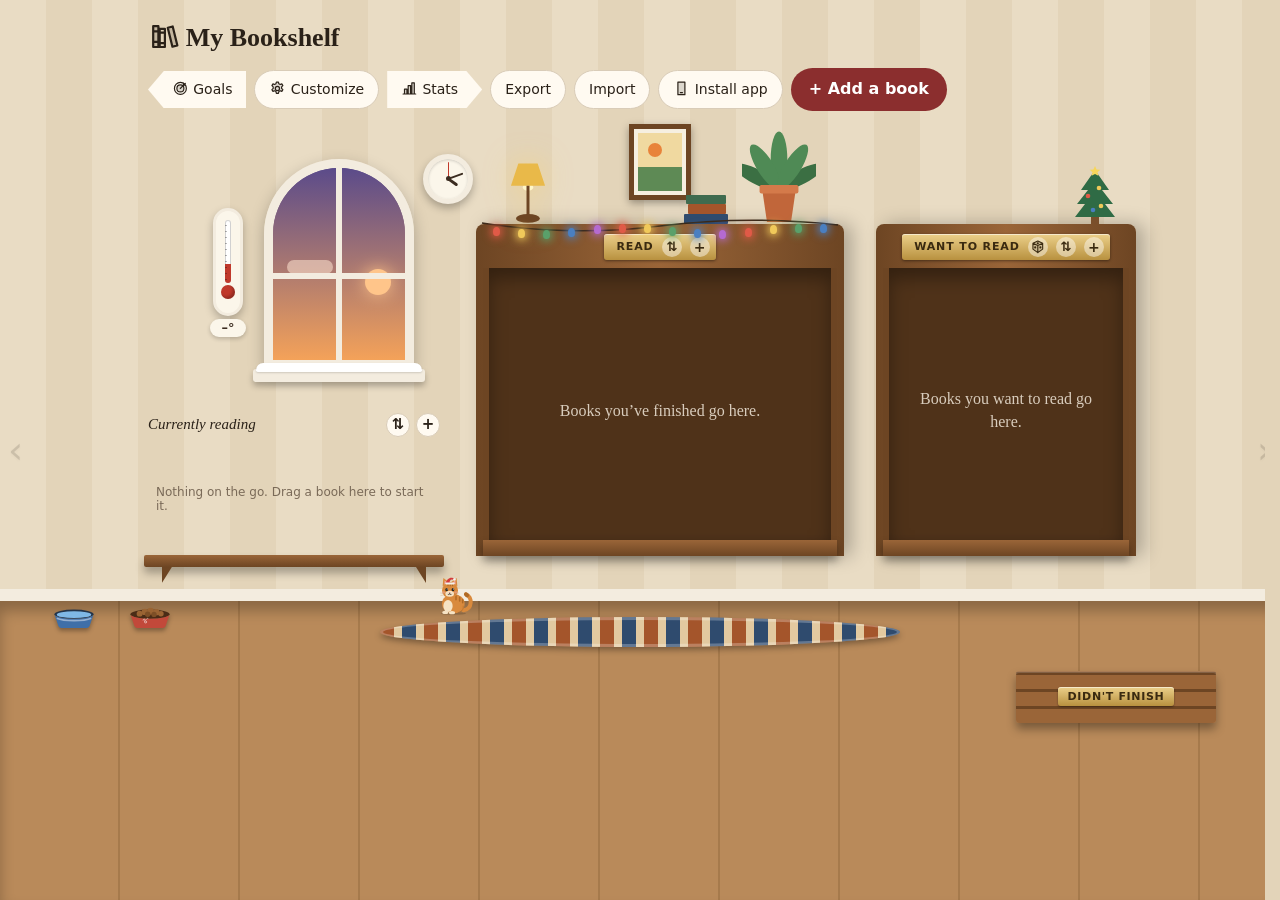
<file: index.html>
<!DOCTYPE html>
<html lang="en"><head><meta charset="utf-8">
<!-- only code from this site and the two pinned library sites can run; books, covers and lookups may still come from anywhere over https -->
<meta http-equiv="Content-Security-Policy" content="default-src 'self'; script-src 'self' https://cdn.jsdelivr.net https://unpkg.com https://accounts.google.com 'unsafe-eval' 'wasm-unsafe-eval'; worker-src 'self' blob: https://cdn.jsdelivr.net; style-src 'self' 'unsafe-inline' https://accounts.google.com; font-src 'self' data: https://cdn.jsdelivr.net; img-src 'self' data: blob: https:; media-src 'self' data: blob: https:; connect-src 'self' data: blob: https:; frame-src 'self' blob: data: https:; object-src 'none'; base-uri 'self'; form-action 'self'; manifest-src 'self'">
<meta name="viewport" content="width=device-width, initial-scale=1, viewport-fit=cover">
<meta name="theme-color" content="#6d4523">
<meta name="apple-mobile-web-app-capable" content="yes"><meta name="mobile-web-app-capable" content="yes">
<meta name="apple-mobile-web-app-title" content="Bookshelf"><meta name="apple-mobile-web-app-status-bar-style" content="default">
<link rel="manifest" href="manifest.webmanifest"><link rel="icon" href="icon-192.png"><link rel="apple-touch-icon" href="icon-180.png">
<title>My Bookshelf</title>
<link rel="stylesheet" href="css/01-room-and-animal.css"><link rel="stylesheet" href="css/02-shelves-forms-walls.css"><link rel="stylesheet" href="css/03-lamp-spines-seasons-clock.css"><link rel="stylesheet" href="css/04-additions-and-fixes.css"><link rel="stylesheet" href="css/05-reader-audio-shelves-journal.css"><link rel="stylesheet" href="css/06-customize-and-layers.css"><link rel="stylesheet" href="css/07-book-card-and-animal-life.css"><link rel="stylesheet" href="css/08-tricks-covers-book-extras.css"><link rel="stylesheet" href="css/09-furniture-partner-icons.css"></head>
<body>
<div id="roomv">
<header><div><h1>📚 <span data-i18n>My Bookshelf</span></h1><div class="sub" id="count"></div></div>
<div class="tools"><button id="goalsbtn" class="arrbtn" data-i18n>🎯 Goals</button><button id="set" data-i18n>⚙ Customize</button><button id="statsbtn" class="arrbtn" data-i18n>📊 Stats</button><button id="exp" data-i18n>Export</button><button id="imp" data-i18n>Import</button><input type="file" id="impf" accept=".json,.csv,.zip,text/csv,application/json,application/zip" hidden><button id="installbtn" hidden data-i18n>📲 Install app</button><button class="add" id="addBtn" data-i18n>+ Add a book</button></div></header>
<div class="banner" id="iosbanner" hidden><span data-i18n>On iPhone, Safari erases saved books after 7 days without a visit. Install the app on your home screen to keep them.</span><button type="button" class="fbtn pri2" id="iosinst" data-i18n>📲 Install</button><button type="button" class="fbtn" id="ioslater" data-i18n>Later</button></div>
<div class="banner" id="bkbanner" hidden><span id="bkmsg"></span><button type="button" class="fbtn pri2" id="bknow" data-i18n>Back up now</button><button type="button" class="fbtn" id="bklater" data-i18n>Later</button></div>
<div class="banner" id="wrbanner" hidden><span id="wrmsg"></span><button type="button" class="fbtn pri2" id="wropen" data-i18n>Open it</button><button type="button" class="fbtn" id="wrlater" data-i18n>Later</button></div>
<div class="finder" id="finder"><input id="q" type="search" placeholder="Search title, author or tag" aria-label="Search your books" data-i18n-ph data-i18n-aria autocomplete="off"><button type="button" class="fbtn tagf" id="tagfbtn">🏷 Tags</button><div class="tagbar" id="tagbar"></div><span id="matchinfo" aria-live="polite"></span></div>
<div class="scene">
 <div class="leftcol">
 <div class="window" id="win"><div class="sky"><i class="stars"></i><i class="orb"></i><i class="cloud"></i><i class="cloud c2"></i><i class="wx"></i></div><i class="sill"></i><div class="wclock" id="wclock" role="img" aria-label="Clock"><i class="hh"></i><i class="mh"></i><i class="sh"></i></div><div class="therm" id="therm" role="button" tabindex="0" aria-label="Temperature"><i class="tube"></i><i class="bulb"></i><b id="thermv">–°</b></div><div class="catw" id="catw" data-spot="sill"><svg class="cat" viewBox="0 0 60 56" role="img" aria-label="Cat (click me)"><path class="tail ct" d="M44 50c14-2 14-20 4-24" fill="none" stroke-width="6" stroke-linecap="round"/><g class="body"><ellipse class="c" cx="28" cy="40" rx="18" ry="15"/><path class="st" d="M22 28v8M29 28v8M36 30v7" fill="none" stroke-width="2.5" stroke-linecap="round"/></g><circle class="c" cx="24" cy="20" r="12"/><path class="c" d="M13 14l2-12 9 7z"/><path class="c ear2" d="M35 14l-2-12-9 7z"/><circle class="eye" cx="20" cy="19" r="1.8"/><circle class="eye" cx="28" cy="19" r="1.8"/><path class="nose" d="M22 24l2 2 2-2" fill="none" stroke-width="1.2"/></svg></div></div>
  <section class="wallshelf" aria-label="Currently reading" data-i18n-aria><div class="wlabel"><span data-i18n>Currently reading</span><span class="wbtns"><button type="button" class="plus arr" data-arr="reading" aria-label="Arrange this shelf" data-i18n-aria>⇅</button><button type="button" class="plus" data-add="reading" aria-label="Add a book you're reading" data-i18n-aria>+</button></span></div><div id="reading"></div></section>
 </div>
 <div class="case">
  <div class="frame"><i></i></div>
  <div class="lights" id="lights" aria-hidden="true" hidden></div>
  <svg class="stack" viewBox="0 0 50 36" aria-hidden="true"><rect x="2" y="24" width="44" height="10" rx="1" fill="#2f4b6e"/><rect x="6" y="14" width="38" height="10" rx="1" fill="#a4552b"/><rect x="4" y="5" width="40" height="9" rx="1" fill="#3f6b4f"/></svg>
  <svg class="lamp" id="lamp" viewBox="0 0 70 90" role="button" tabindex="0" aria-pressed="true" aria-label="Lamp"><ellipse class="bulb" cx="35" cy="38" rx="7" ry="5" fill="#fff6c8"/><path class="shade" d="M22 6h26l10 30H12z" fill="#e9b949"/><rect x="33" y="36" width="4" height="40" fill="#6d4523"/><ellipse cx="35" cy="80" rx="16" ry="6" fill="#6d4523"/></svg>
  <svg class="plant" id="plant" viewBox="0 0 80 110" aria-hidden="true"><g fill="#3b6f43"><ellipse cx="40" cy="42" rx="8" ry="26" transform="rotate(-62 40 70)"/><ellipse cx="40" cy="42" rx="8" ry="26" transform="rotate(62 40 70)"/></g><g fill="#4f8a55"><ellipse cx="40" cy="38" rx="9" ry="30"/><ellipse cx="40" cy="42" rx="9" ry="28" transform="rotate(-32 40 70)"/><ellipse cx="40" cy="42" rx="9" ry="28" transform="rotate(32 40 70)"/></g><path d="M22 72h36l-5 34H27z" fill="#c1663a"/><rect x="19" y="66" width="42" height="9" rx="2" fill="#d47a4a"/></svg>
  <div class="plq" data-i18n="Read (shelf)">Read<button type="button" class="plus arr" data-arr="read" aria-label="Arrange this shelf" data-i18n-aria>⇅</button><button type="button" class="plus" data-add="read" aria-label="Add a book you've read" data-i18n-aria>+</button></div>
  <main id="shelf"></main>
 </div>
 <div class="case small" id="wantcase"><div class="seasonal" id="seasonal" aria-hidden="true"></div>
  <div class="plq" data-i18n="Want to read (shelf)">Want to read<button type="button" class="plus arr" id="pickbtn" aria-label="Pick my next book" data-i18n-aria title="">🎲</button><button type="button" class="plus arr" data-arr="want" aria-label="Arrange this shelf" data-i18n-aria>⇅</button><button type="button" class="plus" data-add="want" aria-label="Add a book you want to read" data-i18n-aria>+</button></div>
  <div id="want"></div>
 </div>
</div>
<div class="floor"><div class="bowls" id="bowls"><button type="button" class="bowl" id="waterbowl" aria-label="Food and water bowls" data-i18n-aria><svg viewBox="0 0 40 20"><ellipse cx="20" cy="8" rx="17" ry="4" fill="#23344a"/><ellipse class="wat" cx="20" cy="8.4" rx="15" ry="3" fill="#7fb8e6"/><path d="M3 8a17 4 0 0 0 34 0l-3.4 10.2a3 3 0 0 1-2.8 1.8H9.2a3 3 0 0 1-2.8-1.8z" fill="#3f6fa8"/><path d="M5 11.5a17 4 0 0 0 30 0" stroke="#fff" stroke-opacity=".45" stroke-width="1.4" fill="none"/></svg></button><button type="button" class="bowl" id="foodbowl" aria-label="Food bowl" data-i18n-aria><svg viewBox="0 0 40 20"><ellipse cx="20" cy="8" rx="17" ry="4" fill="#4a2c16"/><g class="fill" fill="#9a6433"><circle cx="11" cy="7.5" r="2.6"/><circle cx="15.5" cy="6" r="2.8"/><circle cx="20.5" cy="5.4" r="3"/><circle cx="25.5" cy="6.2" r="2.8"/><circle cx="29.5" cy="7.6" r="2.4"/><circle cx="18" cy="8" r="2.4" fill="#7d4f26"/><circle cx="23.5" cy="8.2" r="2.3" fill="#7d4f26"/></g><path d="M3 8a17 4 0 0 0 34 0l-3.4 10.2a3 3 0 0 1-2.8 1.8H9.2a3 3 0 0 1-2.8-1.8z" fill="#c2493a"/><path d="M14 13.5c0-1 .8-1.6 1.4-1.2s.4 1.6-.3 1.8M17 12.7c.2-1 1-1.3 1.5-.8M16.2 15.6c-1.3 0-1.4-1.6 0-1.8 1.3.2 1.3 1.8 0 1.8z" stroke="#fff" stroke-opacity=".6" stroke-width=".8" fill="none"/></svg></button></div><div class="crate" id="dnfcase"><div id="dnfbox"></div><div class="crfront"><span class="crlab" id="crlab"></span></div></div><div class="rug"></div><button type="button" class="gift" id="gift" hidden><svg viewBox="0 0 64 64" aria-hidden="true"><rect x="9" y="28" width="46" height="32" rx="2" fill="#b3322f"/><rect x="28" y="28" width="8" height="32" fill="#f0c95a"/><g class="lid"><rect x="5" y="19" width="54" height="12" rx="2" fill="#8f2522"/><rect x="28" y="19" width="8" height="12" fill="#f0c95a"/><ellipse cx="25" cy="15" rx="8" ry="5" fill="#f0c95a" transform="rotate(-20 25 15)"/><ellipse cx="39" cy="15" rx="8" ry="5" fill="#f0c95a" transform="rotate(20 39 15)"/><circle cx="32" cy="17" r="3.5" fill="#e0b240"/></g><path class="spark" d="M54 6l1.6 3.6L59 11l-3.4 1.4L54 16l-1.6-3.6L49 11l3.4-1.4z" fill="#fff6c8"/><path class="spark" d="M8 10l1.2 2.6L12 14l-2.8 1.2L8 18l-1.2-2.8L4 14l2.8-1.4z" fill="#fff6c8" style="animation-delay:.8s"/></svg></button></div>
<div class="leaves" id="leaves" aria-hidden="true"></div>
</div>
<div class="hexback" aria-hidden="true"></div><div class="hexwall" id="hexw1" aria-hidden="true"><i class="molding"></i></div><div class="hexwall" id="hexw2" aria-hidden="true"><i class="molding"></i></div>
<section id="statsv" class="statsv" hidden tabindex="-1" aria-labelledby="sttitle"><div class="leaves" aria-hidden="true"></div>
 <div class="stwrap">
  <header class="sthead"><button type="button" class="fbtn backbtn" id="backroom">‹ 🏠 <span data-i18n>Back to the room</span></button><h1 id="sttitle" data-i18n>Reading stats</h1><button type="button" class="fbtn pri2" id="yrbtn"></button><select id="styear" aria-label="Year" data-i18n-aria></select></header>
  <div id="stbody" class="stwrap" style="padding:0;width:100%"></div>
 </div>
 <div class="wallfloor" aria-hidden="true"></div>
</section>
<section id="pgoalsv" class="statsv pwall" hidden tabindex="-1" aria-label="Partner goals"></section><section id="proomv" class="statsv pwall" hidden tabindex="-1" aria-label="Partner shelves"></section><section id="pstatsv" class="statsv pwall" hidden tabindex="-1" aria-label="Partner stats"></section>
<section id="goalsv" class="statsv" hidden tabindex="-1" aria-labelledby="gltitle"><div class="leaves" aria-hidden="true"></div>
 <div class="stwrap">
  <header class="sthead"><h1 id="gltitle" data-i18n>Goals &amp; quotes</h1><button type="button" class="fbtn backbtn" id="backroom2"><span data-i18n>Back to the room</span> 🏠 ›</button></header>
  <div id="glbody" class="stwrap" style="padding:0;width:100%"></div>
 </div>
 <div class="wallfloor" aria-hidden="true"><div class="rug"></div></div>
</section>
<button type="button" class="edgetab left" id="edgetabL" aria-label="Goals &amp; quotes" data-i18n-aria><span>‹</span></button>
<button type="button" class="edgetab" id="edgetab" aria-label="Reading stats" data-i18n-aria><span>›</span></button>
<div class="ov" id="ov"><div class="sheet" role="dialog" aria-modal="true" aria-labelledby="fT">
 <div><div class="stage" id="stage"><div class="book" id="book">
  <div class="f front" id="front"><b id="fT"></b><div><i id="fA"></i><small id="fS" class="fs"></small><small id="fG" class="fg"></small><div id="fR"></div></div></div>
  <div class="f back" id="bk"></div><div class="sp" id="sp"></div><div class="pg"></div></div></div>
 <div class="hint" data-i18n>Click the book to flip it</div><div class="genreline" id="genreline"></div></div>
 <div class="bview" id="bview" hidden></div>
 <form id="form" autocomplete="off">
  <button type="button" class="serbtn" id="seradd" data-i18n>📚 Add a whole series at once</button>
  <div class="seg" id="seg" role="radiogroup" aria-label="Status" data-i18n-aria><button type="button" data-s="want" role="radio" data-i18n>Want to read</button><button type="button" data-s="reading" role="radio" data-i18n>Reading</button><button type="button" data-s="read" role="radio" data-i18n>Read</button><button type="button" data-s="dnf" role="radio" data-i18n>Didn't finish</button></div>
  <label for="isbn" data-i18n>ISBN (scan the barcode on the back, or type it)</label>
  <div class="isbnrow"><input id="isbn" inputmode="numeric" maxlength="17" placeholder="e.g. 9780140328721" data-i18n-ph><button type="button" id="isbngo" data-i18n>Look up</button><button type="button" class="scanb" id="scanbtn" data-i18n>📷 Scan</button></div>
  <div class="isbnrow" style="margin:8px 0 10px"><button type="button" class="scanb" id="coverbtn" style="flex:1;padding:11px 12px" data-i18n>📖 Scan the cover instead</button><input type="file" id="coverin" accept="image/*" capture="environment" hidden></div>
  <label data-i18n>Title (start typing to search the internet)<input id="title" required maxlength="100"></label>
  <div id="res"></div><div id="st"></div><div class="rbrow"><button type="button" class="rbgo" id="rbgo" data-i18n>Find on Renaud-Bray ↗</button><button type="button" class="rbgo" id="llgo" data-i18n>Find on Les libraires ↗</button></div><p class="credit" data-i18n>Book details: Open Library, Google Books, BnF, DNB, Wikidata and Internet Archive</p>
  <label data-i18n>Author<input id="author" maxlength="80"></label>
  <div class="three" id="seriesL"><label data-i18n>Series<input id="series" maxlength="60" placeholder="e.g. Harry Potter" data-i18n-ph list="serieslist" autocomplete="off"></label><label data-i18n>Number in series<input id="seriesNo" type="number" min="0" step="0.5" inputmode="decimal"></label><label data-i18n>Books in series<input id="seriesOf" type="number" min="1" inputmode="numeric"></label></div>
  <datalist id="serieslist"></datalist><div class="snote" id="snote"></div>
  <label data-i18n>Website<input id="site" type="url" inputmode="url" maxlength="300" placeholder="https://" autocomplete="off"></label><div class="snote" id="sitego"></div>
  <label data-i18n>Format<select id="format"><option value="" data-i18n>Not specified</option><option value="hardcover" data-i18n>Hardcover</option><option value="paperback" data-i18n>Paperback</option><option value="pocket" data-i18n>Pocket edition</option><option value="ebook" data-i18n>Ebook</option><option value="audio" data-i18n>Audiobook</option><option value="other" data-i18n>Other</option></select></label>
  <div class="lb" id="ratingL"><span data-i18n>Rating <span id="rv"></span></span><div class="stars" id="stars" tabindex="0" role="slider" aria-label="Rating out of 5 stars" data-i18n-aria aria-valuemin="0" aria-valuemax="5"><span class="s0">★★★★★</span><span class="s1" id="starfill">★★★★★</span></div></div>
  <div class="two" id="progL"><label data-i18n>Page I'm on<input id="page" type="number" min="0" inputmode="numeric"></label><label data-i18n>Total pages<input id="pages" type="number" min="1" inputmode="numeric"></label></div>
  <label class="chk" id="pastL"><input type="checkbox" id="pastread"><span data-i18n>I read it a while ago (no dates)</span></label>
  <div class="two" id="datesL"><label id="startL" data-i18n>Date started<input id="started" type="date"></label><label id="finL" data-i18n>Date finished<input id="finished" type="date"></label></div>
  <div class="reread" id="rereadL" hidden><div id="pastreads"></div><div class="rowbtns"><button type="button" class="qbtn" id="rereadbtn"></button></div></div>
  <div class="two" id="wishL" hidden><label data-i18n>Recommended by<input id="recBy" maxlength="40"></label><label data-i18n>Price<input id="price" maxlength="20"></label></div>
  <p id="recline" class="recline" hidden></p>
  <div class="two" id="lendL"><label data-i18n>Lent to<input id="lentTo" maxlength="40" placeholder="Name" data-i18n-ph></label><label data-i18n>Lent on<input id="lentOn" type="date"></label></div>
  <div class="two" id="borL"><label data-i18n>Borrowed from<input id="borFrom" maxlength="40" placeholder="Library or person" data-i18n-ph></label><label data-i18n>Due back<input id="borDue" type="date"></label></div>
  <div class="rowbtns"><button type="button" class="qbtn" id="returnedbtn" hidden></button><button type="button" class="qbtn" id="startread" hidden></button></div>
  <div class="lb" id="ebookL" hidden><span data-i18n>E-book</span><div class="rowbtns" id="ebrow"></div><div id="ebres" aria-live="polite"></div><p class="wxlab" id="ebnote"></p><div class="rowbtns" id="abrow"></div><p class="wxlab" id="abnote"></p><input type="file" id="abin" accept="audio/*,.mp3,.m4a,.m4b,.aac,.ogg,.opus,.wav,.flac" multiple hidden><input type="file" id="ebin" accept=".epub,.pdf,application/epub+zip,application/pdf" hidden></div>
  <div class="lb" id="shL"><span data-i18n>My shelves</span><div class="shchips" id="shchips"></div></div>
  <div class="lb" id="tagsL"><span data-i18n>Tags</span><button type="button" class="tagpick" id="tagbtn"></button><div class="gsugg" id="gsugg"></div></div>
  <label data-i18n>My thoughts<textarea id="note" maxlength="2000"></textarea></label>
  <div class="lb" id="jrL"><span data-i18n>Reading journal</span><div id="jrlist"></div><div class="rowbtns"><button type="button" class="qbtn" id="jradd" data-i18n>＋ Add an entry</button></div></div>
  <div class="rowbtns"><button type="button" class="qbtn" id="qadd" hidden></button><button type="button" class="qbtn" id="sharebk" hidden data-i18n>🖼 Share this book</button></div>
  <label data-i18n>Book blurb (shown on the back if there's no back image)<textarea id="blurb" maxlength="2500"></textarea></label>
  <div class="slots" id="slots"></div>
  <label data-i18n>Spine colour (used if no spine image)<input id="color" type="color" value="#8b2e2e"></label>
  <div class="btns"><button class="pri" type="button" id="savebtn" data-i18n>Save</button><button type="button" id="close" data-i18n>Close</button><button type="button" class="del" id="del" data-i18n>Delete</button></div>
 </form></div></div>
<div class="ov" id="lov"><div class="pnl" role="dialog" aria-modal="true" aria-labelledby="czh"><h2 id="czh" data-i18n>Customize your room</h2><div class="pgrid" id="pgrid"></div>
<p id="safe" style="font-size:12px;color:var(--muted);margin:14px 0 0"></p>
<div class="btns"><button type="button" id="aboutbtn" data-i18n>ℹ About & privacy</button><button type="button" id="shelfpic" data-i18n>🖼 Picture of my shelf</button><button type="button" id="mvcat">🐱 Move the cat</button><button type="button" id="rst" data-i18n>Reset</button><button type="button" class="pri" id="lclose" data-i18n>Done</button></div></div></div>
<div class="ov" id="scan"><div class="scanbox" role="dialog" aria-modal="true" aria-label="Scan a barcode" data-i18n-aria>
 <div class="cam" id="cam"><video id="vid" playsinline muted></video><div class="guide"></div></div>
 <div id="scanmsg" data-i18n>Point the camera at the barcode on the back of the book.</div>
 <label class="multi"><input type="checkbox" id="multiscan"><span data-i18n>Add several books in a row</span></label><select id="multishelf" hidden aria-label="Status" data-i18n-aria></select>
 <div class="scanbtns"><button type="button" id="photobtn" data-i18n>Take a photo instead</button><button type="button" id="scanx" data-i18n>Cancel</button></div>
 <input type="file" id="photoin" accept="image/*" capture="environment" hidden>
</div></div>
<div class="ov" id="serov"><div class="pnl serpnl" role="dialog" aria-modal="true" aria-labelledby="sertitle"><h2 id="sertitle" data-i18n>Add a whole series</h2>
 <div class="seg" id="serseg" role="radiogroup" aria-label="Shelf" data-i18n-aria><button type="button" data-s="want" role="radio" data-i18n>Want to read</button><button type="button" data-s="read" role="radio" data-i18n>Read</button><button type="button" data-s="dnf" role="radio" data-i18n>Didn't finish</button></div>
 <label data-i18n>Series<input id="sername" maxlength="60" placeholder="e.g. Harry Potter" data-i18n-ph list="serieslist" autocomplete="off" enterkeyhint="search"></label>
 <label data-i18n>Author (optional)<input id="serauthor" maxlength="80" autocomplete="off"></label>
 <button type="button" class="fbtn pri2" id="sergo" data-i18n>🔍 Find the books</button>
 <p class="sermsg" id="sermsg"></p>
 <div class="serres" id="serres"></div>
 <label data-i18n>Or type the titles, one per line, in order<textarea id="sertitles" rows="4"></textarea></label>
 <div class="btns"><button type="button" class="pri" id="serok" data-i18n>Add the books</button><button type="button" id="serx" data-i18n>Cancel</button></div>
</div></div>
<div class="ov" id="cropov"><div class="pnl croppnl" role="dialog" aria-modal="true" aria-labelledby="croptitle"><h2 id="croptitle"></h2>
 <p class="crophint" id="crophint"></p>
 <div class="cropwrap"><div class="cropstage" id="cropstage"><canvas id="cropcv"></canvas><div class="cropbox" id="cropbox"><i data-h="n"></i><i data-h="s"></i><i data-h="w"></i><i data-h="e"></i><i data-h="nw"></i><i data-h="ne"></i><i data-h="sw"></i><i data-h="se"></i></div></div></div>
 <div class="croptools"><button type="button" id="croprot" data-i18n>↺ Rotate</button><button type="button" id="cropauto" data-i18n>✨ Find the book</button><button type="button" id="cropfull" data-i18n>Whole photo</button></div>
 <div class="btns"><button type="button" class="pri" id="cropok" data-i18n>Use this</button><button type="button" id="cropx" data-i18n>Cancel</button></div>
</div></div>
<div class="ov" id="tagov"><div class="pnl tagpnl" role="dialog" aria-modal="true" aria-labelledby="tagtitle"><h2 id="tagtitle"></h2>
 <input id="tagq" type="search" autocomplete="off" maxlength="24" enterkeyhint="done">
 <p class="taghint" id="taghint"></p>
 <div class="taglist" id="taglist"></div>
 <div class="btns"><button type="button" id="tpedit"></button><button type="button" class="pri" id="tagdone" data-i18n>Done</button></div>
</div></div>
<div class="ov" id="qov"><div class="pnl" role="dialog" aria-modal="true" aria-labelledby="qtitle"><h2 id="qtitle"></h2>
 <label data-i18n>Book<select id="qbook"></select></label>
 <label data-i18n>Quote<textarea id="qtext" maxlength="1500"></textarea></label>
 <label data-i18n>Page<input id="qpage" type="number" min="1" inputmode="numeric"></label>
 <div class="btns"><button type="button" class="pri" id="qsave" data-i18n>Save</button><button type="button" id="qcancel" data-i18n>Cancel</button><button type="button" class="del" id="qdel" data-i18n>Delete</button></div>
</div></div>
<div class="ov" id="arrov"><div class="pnl" role="dialog" aria-modal="true" aria-labelledby="arrtitle"><h2 id="arrtitle" data-i18n>Arrange this shelf</h2><div class="arrlist" id="arrlist"></div><div class="btns"><button type="button" id="arrx" data-i18n>Cancel</button></div></div></div>
<div class="ov" id="askov"><div class="pnl" role="alertdialog" aria-modal="true" aria-describedby="askmsg"><p id="askmsg"></p><input id="askin" type="number" min="0" inputmode="numeric" hidden><div class="btns"><button type="button" class="pri" id="askok"></button><button type="button" id="askno"></button></div></div></div>
<div id="nightshade" aria-hidden="true"></div>
<div class="ov" id="tourov"><div class="pnl tour" role="dialog" aria-modal="true" aria-labelledby="tourh"><div class="tico" id="tourico" aria-hidden="true"></div><h2 id="tourh"></h2><p id="tourp"></p><div class="tdots" id="tourdots" aria-hidden="true"></div><div class="btns"><button type="button" id="tourskip"></button><button type="button" class="pri" id="tournext"></button></div></div></div>
<div class="ov" id="newsov"><div class="pnl" role="dialog" aria-modal="true" aria-labelledby="newsh"><h2 id="newsh"></h2><ul id="newslist" class="newslist"></ul><div class="btns"><button type="button" id="newsx" data-i18n>Got it</button></div></div></div>
<div class="ov" id="frov"><div class="pnl" role="dialog" aria-modal="true" aria-labelledby="frh"><h2 id="frh"></h2><div id="frlist"></div><div class="btns"><button type="button" id="frx" data-i18n>Close</button></div></div></div>
<div class="ov" id="safeov"><div class="pnl" role="dialog" aria-modal="true" aria-labelledby="safeh"><h2 id="safeh" data-i18n>Daily safety copies</h2><p class="wxlab" data-i18n>The app keeps a copy of your library for each of the last 7 days you opened it. They stay on this phone, so still save a backup file now and then.</p><div id="safelist"></div><div class="btns"><button type="button" id="safex" data-i18n>Close</button></div></div></div>
<div class="ov" id="ebov"><div class="pnl" role="dialog" aria-modal="true" aria-labelledby="ebovh"><h2 id="ebovh" data-i18n>E-book files</h2><p class="wxlab" id="ebovsum"></p><div id="eblist"></div><div class="btns"><button type="button" id="ebbk" data-i18n>💾 Backup with e-books</button><button type="button" id="ebovx" data-i18n>Close</button></div></div></div>
<div class="ov" id="shov"><div class="pnl" role="dialog" aria-modal="true" aria-labelledby="shovh"><h2 id="shovh" data-i18n>My shelves</h2><ul id="shlist"></ul><div class="btns"><button type="button" id="shnew" data-i18n>＋ New shelf</button><button type="button" class="pri" id="shovx" data-i18n>Done</button></div></div></div>
<input type="file" id="kcin" accept=".txt,text/plain" hidden>
<div class="ov" id="aboutov"><div class="pnl" role="dialog" aria-modal="true" aria-labelledby="abouttitle"><h2 id="abouttitle" data-i18n>About My Bookshelf</h2>
<p class="lede" data-i18n>Your books stay on this device. No accounts, no ads, no tracking.</p>
<div class="links"><a href="privacy.html" id="privlink" data-i18n>Privacy policy</a><a href="terms.html" id="termslink" data-i18n>Terms of use</a></div>
<h3 data-i18n>Credits</h3><ul><li data-i18n>Book details: Open Library and Google Books</li><li><a href="https://open-meteo.com/" target="_blank" rel="noopener" data-i18n>Weather data by Open-Meteo.com (CC BY 4.0)</a></li><li data-i18n>Barcode reading: ZXing (Apache 2.0)</li><li data-i18n>Cover text reading: Tesseract.js (Apache 2.0)</li><li data-i18n>Not affiliated with Google, Open Library, Goodreads or The StoryGraph.</li></ul>
<div class="ver" id="aboutver"></div><div class="btns"><button type="button" id="tourbtn" data-i18n>Show the welcome tour</button><button type="button" id="aboutx" data-i18n>Close</button></div></div></div>
<div class="ov" id="fbov"><div class="pnl" role="dialog" aria-modal="true" aria-labelledby="fbtitle"><h2 id="fbtitle" data-i18n>Feedback & support</h2>
<p class="lede" data-i18n>Found a bug or have an idea? Tell me — I read everything.</p>
<div class="fbkind" id="fbkind" role="radiogroup"><button type="button" data-k="Bug" aria-pressed="true" data-i18n>🐞 Bug</button><button type="button" data-k="Idea" aria-pressed="false" data-i18n>💡 Idea</button><button type="button" data-k="Other" aria-pressed="false" data-i18n>💬 Other</button></div>
<textarea id="fbtext" rows="5" maxlength="1500"></textarea>
<p class="fbnote" data-i18n>This opens your email app with the message ready. Nothing is sent until you press send there.</p>
<div class="btns"><button type="button" class="pri" id="fbsend" data-i18n>Send by email</button><button type="button" id="fbcopy" data-i18n>Copy the address</button></div>
<div id="fbsup" hidden><h3 data-i18n>Support the app</h3><p class="fbnote" data-i18n>My Bookshelf is free and has no ads. If you enjoy it, you can support its development.</p><a id="fbpat" class="fbpat" target="_blank" rel="noopener" data-i18n>❤ Support on Patreon</a></div>
<div class="btns"><button type="button" id="fbx" data-i18n>Close</button></div></div></div>
<div class="ov" id="recov"><div class="pnl" role="dialog" aria-modal="true" aria-labelledby="rectitle"><h2 id="rectitle"></h2>
<p id="recbook" class="recbook"></p><p id="recauthor" class="recauthor"></p><p id="recstars" class="recstars"></p><p id="recnote" class="recnote"></p><p id="recquote" class="recquote"></p>
<p id="rechave" class="fbnote" hidden data-i18n>This book is already on your shelves.</p>
<p id="recios" class="fbnote" hidden data-i18n>Have the app on your home screen? Copy this, then open it there in Customize → More.</p>
<div class="btns"><button type="button" class="pri" id="reccopy" hidden data-i18n>📋 Copy for my app</button><button type="button" class="pri" id="recadd"></button><button type="button" id="recx" data-i18n>Close</button></div></div></div>
<div class="ov" id="instov"><div class="pnl" role="dialog" aria-modal="true" aria-labelledby="insttitle"><h2 id="insttitle" data-i18n>Install My Bookshelf</h2>
<p id="instfor" class="fbnote"></p><ol id="inststeps" class="inststeps"></ol><p id="instnote" class="fbnote"></p>
<div class="btns"><button type="button" class="pri" id="instx" data-i18n>Got it</button></div></div></div>
<div class="ov" id="yrov"><div class="yrbox" role="dialog" aria-modal="true" aria-label="Your year in books" data-i18n-aria><img id="yrimg" alt=""><div class="yrbtns"><button type="button" class="pri2" id="yrshare" data-i18n>Share</button><button type="button" id="yrsave" data-i18n>Save image</button><button type="button" id="yrlink" hidden data-i18n>🔗 Share a link</button><button type="button" id="yrclose" data-i18n>Close</button></div></div></div>
<div class="ov" id="genov"><div class="pnl" role="dialog" aria-modal="true" aria-labelledby="gentitle"><h2 id="gentitle" data-i18n>Choose genres</h2><div class="taglist" id="genlist"></div><div class="btns"><button type="button" class="pri" id="gendone" data-i18n>Done</button></div></div></div>
<div class="rpill" id="rpill" hidden role="status"><span id="rptitle"></span><b id="rptime">0:00</b><button type="button" id="rpamb"></button><button type="button" id="rpstop" data-i18n>Stop</button></div>
<div id="toast"></div>
<script src="i18n.js"></script>
<!-- the app, in the order it runs (each file uses what the files before it set up) -->
<script src="js/01-core.js"></script>
<script src="js/02-cover-scan-and-pet-placement.js"></script>
<script src="js/03-animal.js"></script>
<script src="js/04-book-lookup-and-details.js"></script>
<script src="js/05-walls-stats-goals-hexagon.js"></script>
<script src="js/06-backup-sharing-pairing.js"></script>
<script src="js/07-import-and-room.js"></script>
<script src="js/08-reading-timer-and-series.js"></script>
<script src="js/09-small-features.js"></script>
<script src="js/10-ebook-reader.js"></script>
<script src="js/11-shelves-journal-rewards.js"></script>
<script src="js/12-secrets-and-news.js"></script>
<script src="js/13-customize.js"></script>
<script src="js/14-install.js"></script>
<script src="js/15-book-view.js"></script>
<script src="js/16-animal-life.js"></script>
<script src="js/17-calm.js"></script>
<script src="js/18-animal-moves.js"></script>
<script src="js/19-speed-quotes-tricks.js"></script>
<script src="js/20-edition-covers.js"></script>
<script src="js/21-book-extras.js"></script>
<script src="js/22-live-cover-scan.js"></script>
<script src="js/23-safety.js"></script>
<script src="js/24-partner-extras.js"></script>
<script src="js/25-challenge.js"></script>
<script src="js/26-icons.js"></script>
<script src="js/27-comforts.js"></script>
<script src="js/28-reading-extras.js"></script>
<script src="js/29-drive-stay.js"></script>
<script src="js/30-leaderboard.js"></script>
</body></html>
</file>
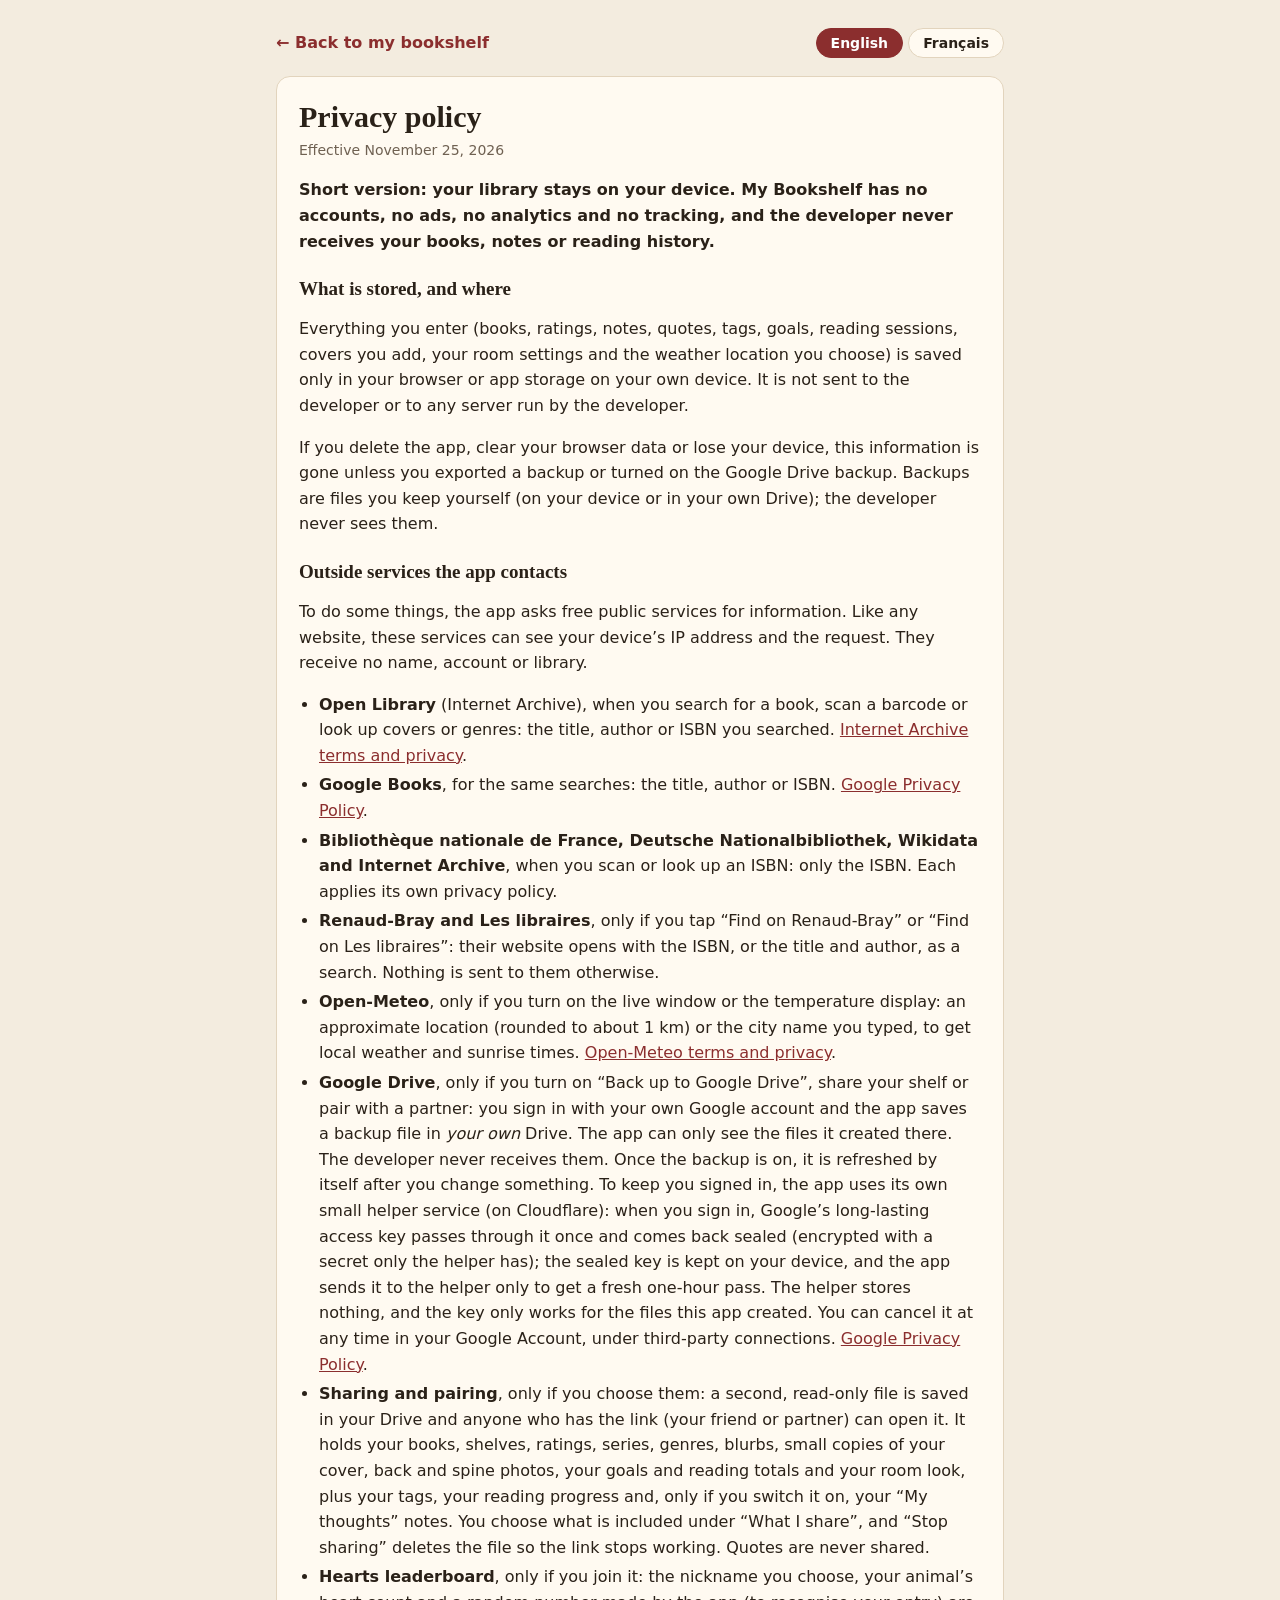
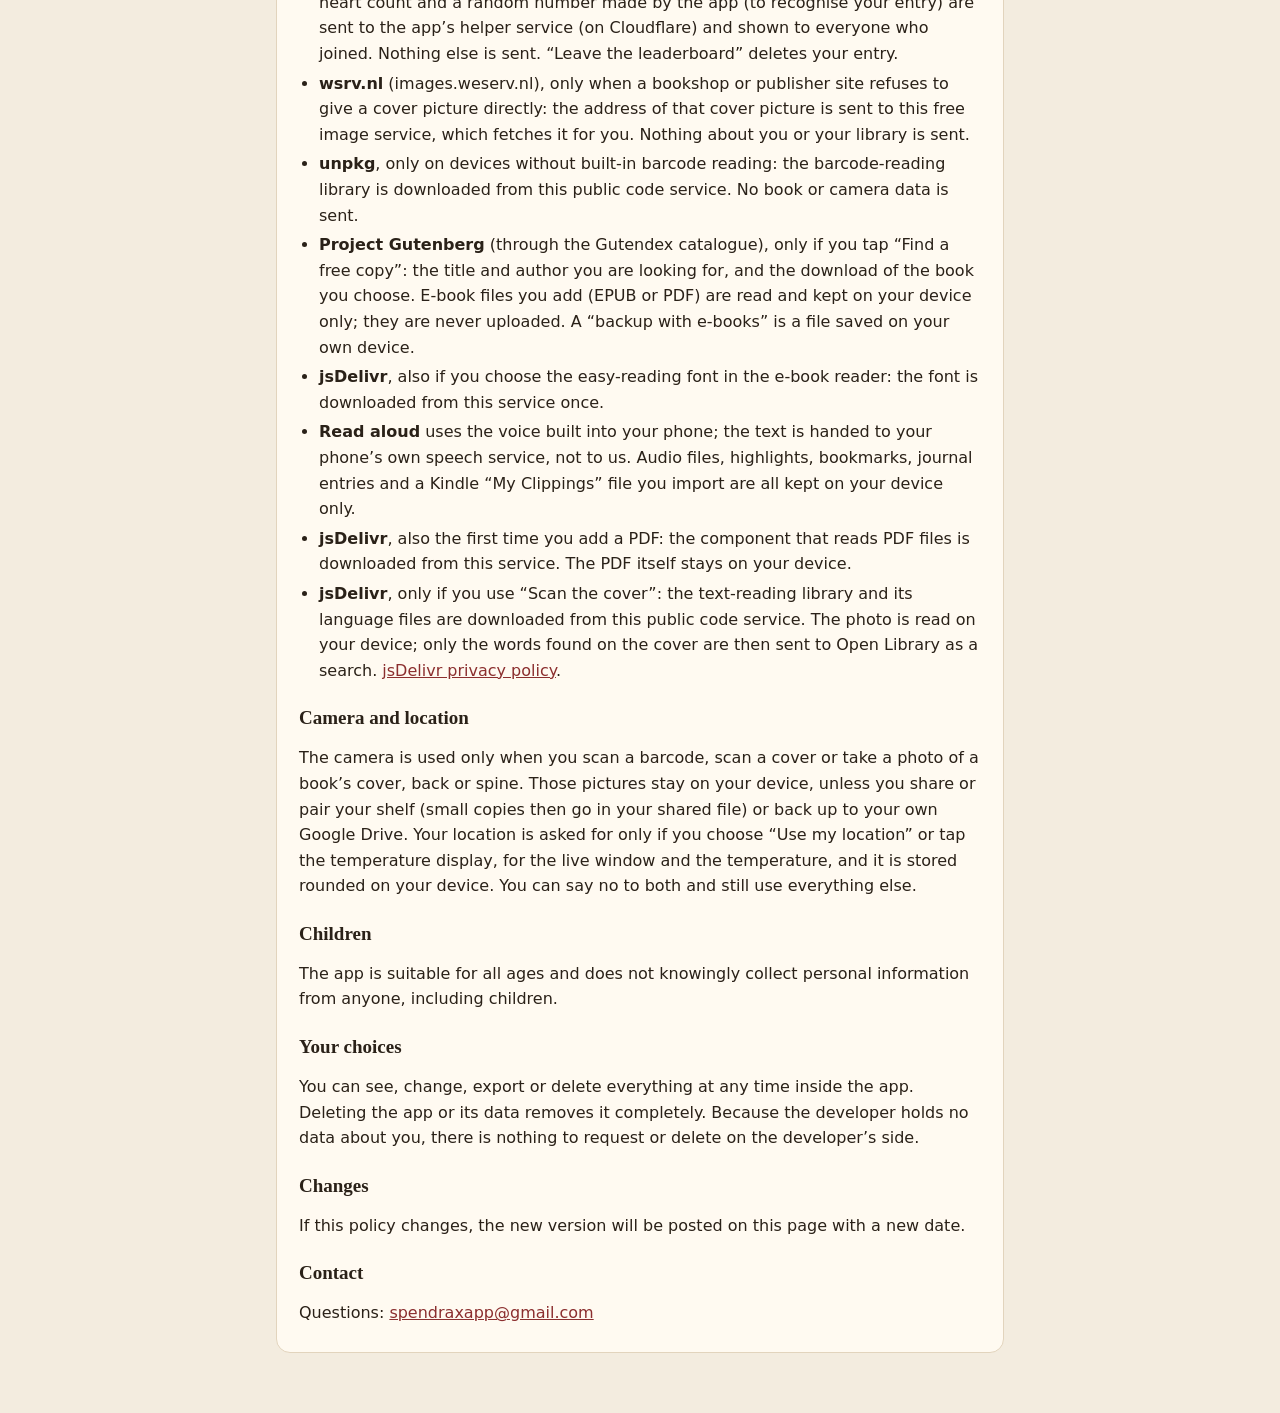
<file: privacy.html>
<!doctype html>
<html lang="en"><head><meta charset="utf-8"><meta name="viewport" content="width=device-width, initial-scale=1">
<title>Privacy policy · My Bookshelf</title><meta name="theme-color" content="#6d4523"><link rel="icon" href="icon-192.png">
<style>
:root{--bg:#f3ecdf;--card:#fffaf1;--ink:#2a2118;--muted:#6f6152;--acc:#8b2e2e;--line:#e2d4bd}
@media(prefers-color-scheme:dark){:root{--bg:#1f1a15;--card:#2a231c;--ink:#f1e7d6;--muted:#bba98f;--acc:#e28b7a;--line:#3e3428}}
*{box-sizing:border-box}body{margin:0;background:var(--bg);color:var(--ink);font:16px/1.6 system-ui,-apple-system,Segoe UI,sans-serif}
main{max-width:760px;margin:0 auto;padding:28px 16px 60px}
.top{display:flex;flex-wrap:wrap;gap:10px;align-items:center;justify-content:space-between;margin-bottom:18px}
.top a{color:var(--acc);font-weight:600;text-decoration:none}
.lang button{border:1px solid var(--line);background:var(--card);color:var(--ink);border-radius:999px;padding:6px 14px;font:600 14px system-ui,sans-serif;cursor:pointer}
.lang button[aria-pressed=true]{background:var(--acc);border-color:var(--acc);color:#fff}
article{background:var(--card);border:1px solid var(--line);border-radius:14px;padding:22px 22px 10px}
h1{font:700 30px/1.2 Georgia,serif;margin:0 0 4px}h2{font:700 19px Georgia,serif;margin:24px 0 6px}
.date{color:var(--muted);font-size:14px;margin:0 0 14px}a{color:var(--acc)}ul{padding-left:20px}li{margin:4px 0}
[hidden]{display:none!important}
</style></head><body><main>
<div class="top"><a href="./">&larr; <span data-l="en">Back to my bookshelf</span><span data-l="fr" hidden>Retour à ma bibliothèque</span></a>
<div class="lang" role="group" aria-label="Language"><button type="button" data-set="en" aria-pressed="true">English</button> <button type="button" data-set="fr" aria-pressed="false">Français</button></div></div>
<article data-l="en"><h1>Privacy policy</h1><p class="date">Effective November 25, 2026</p>
<p><strong>Short version: your library stays on your device. My Bookshelf has no accounts, no ads, no analytics and no tracking, and the developer never receives your books, notes or reading history.</strong></p>
<h2>What is stored, and where</h2>
<p>Everything you enter (books, ratings, notes, quotes, tags, goals, reading sessions, covers you add, your room settings and the weather location you choose) is saved only in your browser or app storage on your own device. It is not sent to the developer or to any server run by the developer.</p>
<p>If you delete the app, clear your browser data or lose your device, this information is gone unless you exported a backup or turned on the Google Drive backup. Backups are files you keep yourself (on your device or in your own Drive); the developer never sees them.</p>
<h2>Outside services the app contacts</h2>
<p>To do some things, the app asks free public services for information. Like any website, these services can see your device’s IP address and the request. They receive no name, account or library.</p>
<ul>
<li><strong>Open Library</strong> (Internet Archive), when you search for a book, scan a barcode or look up covers or genres: the title, author or ISBN you searched. <a href="https://archive.org/about/terms.php">Internet Archive terms and privacy</a>.</li>
<li><strong>Google Books</strong>, for the same searches: the title, author or ISBN. <a href="https://policies.google.com/privacy">Google Privacy Policy</a>.</li>
<li><strong>Bibliothèque nationale de France, Deutsche Nationalbibliothek, Wikidata and Internet Archive</strong>, when you scan or look up an ISBN: only the ISBN. Each applies its own privacy policy.</li>
<li><strong>Renaud-Bray and Les libraires</strong>, only if you tap “Find on Renaud-Bray” or “Find on Les libraires”: their website opens with the ISBN, or the title and author, as a search. Nothing is sent to them otherwise.</li>
<li><strong>Open-Meteo</strong>, only if you turn on the live window or the temperature display: an approximate location (rounded to about 1 km) or the city name you typed, to get local weather and sunrise times. <a href="https://open-meteo.com/en/terms">Open-Meteo terms and privacy</a>.</li>
<li><strong>Google Drive</strong>, only if you turn on “Back up to Google Drive”, share your shelf or pair with a partner: you sign in with your own Google account and the app saves a backup file in <em>your own</em> Drive. The app can only see the files it created there. The developer never receives them. Once the backup is on, it is refreshed by itself after you change something. To keep you signed in, the app uses its own small helper service (on Cloudflare): when you sign in, Google’s long-lasting access key passes through it once and comes back sealed (encrypted with a secret only the helper has); the sealed key is kept on your device, and the app sends it to the helper only to get a fresh one-hour pass. The helper stores nothing, and the key only works for the files this app created. You can cancel it at any time in your Google Account, under third-party connections. <a href="https://policies.google.com/privacy">Google Privacy Policy</a>.</li>
<li><strong>Sharing and pairing</strong>, only if you choose them: a second, read-only file is saved in your Drive and anyone who has the link (your friend or partner) can open it. It holds your books, shelves, ratings, series, genres, blurbs, small copies of your cover, back and spine photos, your goals and reading totals and your room look, plus your tags, your reading progress and, only if you switch it on, your “My thoughts” notes. You choose what is included under “What I share”, and “Stop sharing” deletes the file so the link stops working. Quotes are never shared.</li>
<li><strong>Hearts leaderboard</strong>, only if you join it: the nickname you choose, your animal’s heart count and a random number made by the app (to recognise your entry) are sent to the app’s helper service (on Cloudflare) and shown to everyone who joined. Nothing else is sent. “Leave the leaderboard” deletes your entry.</li>
<li><strong>wsrv.nl</strong> (images.weserv.nl), only when a bookshop or publisher site refuses to give a cover picture directly: the address of that cover picture is sent to this free image service, which fetches it for you. Nothing about you or your library is sent.</li>
<li><strong>unpkg</strong>, only on devices without built-in barcode reading: the barcode-reading library is downloaded from this public code service. No book or camera data is sent.</li>
<li><strong>Project Gutenberg</strong> (through the Gutendex catalogue), only if you tap “Find a free copy”: the title and author you are looking for, and the download of the book you choose. E-book files you add (EPUB or PDF) are read and kept on your device only; they are never uploaded. A “backup with e-books” is a file saved on your own device.</li>
<li><strong>jsDelivr</strong>, also if you choose the easy-reading font in the e-book reader: the font is downloaded from this service once.</li>
<li><strong>Read aloud</strong> uses the voice built into your phone; the text is handed to your phone’s own speech service, not to us. Audio files, highlights, bookmarks, journal entries and a Kindle “My Clippings” file you import are all kept on your device only.</li>
<li><strong>jsDelivr</strong>, also the first time you add a PDF: the component that reads PDF files is downloaded from this service. The PDF itself stays on your device.</li>
<li><strong>jsDelivr</strong>, only if you use “Scan the cover”: the text-reading library and its language files are downloaded from this public code service. The photo is read on your device; only the words found on the cover are then sent to Open Library as a search. <a href="https://www.jsdelivr.com/terms/privacy-policy-jsdelivr-net">jsDelivr privacy policy</a>.</li>
</ul>
<h2>Camera and location</h2>
<p>The camera is used only when you scan a barcode, scan a cover or take a photo of a book’s cover, back or spine. Those pictures stay on your device, unless you share or pair your shelf (small copies then go in your shared file) or back up to your own Google Drive. Your location is asked for only if you choose “Use my location” or tap the temperature display, for the live window and the temperature, and it is stored rounded on your device. You can say no to both and still use everything else.</p>
<h2>Children</h2>
<p>The app is suitable for all ages and does not knowingly collect personal information from anyone, including children.</p>
<h2>Your choices</h2>
<p>You can see, change, export or delete everything at any time inside the app. Deleting the app or its data removes it completely. Because the developer holds no data about you, there is nothing to request or delete on the developer’s side.</p>
<h2>Changes</h2>
<p>If this policy changes, the new version will be posted on this page with a new date.</p>
<h2>Contact</h2>
<p>Questions: <a href="mailto:spendraxapp@gmail.com">spendraxapp@gmail.com</a></p></article><article data-l="fr" hidden><h1>Politique de confidentialité</h1><p class="date">En vigueur le 25 novembre 2026</p>
<p><strong>En bref : votre bibliothèque reste sur votre appareil. My Bookshelf n’a ni compte, ni publicité, ni statistiques d’utilisation, ni pistage, et le développeur ne reçoit jamais vos livres, vos notes ou votre historique de lecture.</strong></p>
<h2>Ce qui est enregistré, et où</h2>
<p>Tout ce que vous entrez (livres, notes, citations, étiquettes, objectifs, séances de lecture, couvertures ajoutées, réglages de la pièce et lieu choisi pour la météo) est enregistré uniquement dans le stockage de votre navigateur ou de l’application, sur votre appareil. Rien n’est envoyé au développeur ni à un serveur exploité par le développeur.</p>
<p>Si vous supprimez l’application, effacez les données du navigateur ou perdez votre appareil, ces renseignements disparaissent, sauf si vous avez exporté une sauvegarde ou activé la sauvegarde Google Drive. Les sauvegardes sont des fichiers que vous conservez vous-même (sur votre appareil ou dans votre propre Drive); le développeur ne les voit jamais.</p>
<h2>Services externes contactés par l’application</h2>
<p>Pour certaines fonctions, l’application demande des renseignements à des services publics gratuits. Comme pour tout site Web, ces services peuvent voir l’adresse IP de votre appareil et la demande. Ils ne reçoivent ni nom, ni compte, ni bibliothèque.</p>
<ul>
<li><strong>Open Library</strong> (Internet Archive), quand vous cherchez un livre, lisez un code-barres ou cherchez des couvertures ou des genres : le titre, l’auteur ou l’ISBN recherché. <a href="https://archive.org/about/terms.php">Conditions et confidentialité d’Internet Archive</a>.</li>
<li><strong>Google Books</strong>, pour les mêmes recherches : le titre, l’auteur ou l’ISBN. <a href="https://policies.google.com/privacy?hl=fr">Règles de confidentialité de Google</a>.</li>
<li><strong>Bibliothèque nationale de France, Deutsche Nationalbibliothek, Wikidata et Internet Archive</strong>, quand vous scannez ou cherchez un ISBN : seulement l’ISBN. Chacun applique sa propre politique de confidentialité.</li>
<li><strong>Renaud-Bray et Les libraires</strong>, seulement si vous touchez « Chercher sur Renaud-Bray » ou « Chercher sur Les libraires » : leur site s’ouvre avec l’ISBN, ou le titre et l’auteur, comme recherche. Rien ne leur est envoyé autrement.</li>
<li><strong>Open-Meteo</strong>, seulement si vous activez la fenêtre en direct ou l’affichage de la température : une position approximative (arrondie à environ 1 km) ou le nom de ville saisi, pour obtenir la météo locale et l’heure du lever du soleil. <a href="https://open-meteo.com/en/terms">Conditions d’Open-Meteo</a>.</li>
<li><strong>Google Drive</strong>, seulement si vous activez « Sauvegarder dans Google Drive », partagez votre bibliothèque ou la jumelez avec un partenaire : vous vous connectez avec votre propre compte Google et l’application enregistre un fichier de sauvegarde dans <em>votre</em> Drive. L’application ne voit que les fichiers qu’elle y a créés. Le développeur ne les reçoit jamais. Une fois la sauvegarde activée, elle se met à jour d’elle-même après vos changements. Pour que vous restiez connecté, l’application utilise son propre petit service d’aide (sur Cloudflare) : à la connexion, la clé d’accès longue durée de Google y passe une fois et revient scellée (chiffrée avec un secret que seul ce service possède); la clé scellée reste sur votre appareil, et l’application ne l’envoie au service que pour obtenir un nouveau laissez-passer d’une heure. Le service ne conserve rien, et la clé ne donne accès qu’aux fichiers créés par cette application. Vous pouvez l’annuler en tout temps dans votre compte Google, sous les connexions tierces. <a href="https://policies.google.com/privacy">Règles de confidentialité de Google</a>.</li>
<li><strong>Partage et jumelage</strong>, seulement si vous les choisissez : un deuxième fichier, en lecture seule, est enregistré dans votre Drive et toute personne qui a le lien (votre ami ou partenaire) peut l’ouvrir. Il contient vos livres, étagères, notes en étoiles, séries, genres, résumés, de petites copies de vos photos de couverture, de dos et de tranche, vos objectifs et totaux de lecture et l’apparence de votre pièce, ainsi que vos étiquettes, votre progression de lecture et, seulement si vous l’activez, vos notes « Mes pensées ». Vous choisissez ce qui est inclus sous « Ce que je partage », et « Arrêter le partage » supprime le fichier : le lien cesse de fonctionner. Les citations ne sont jamais partagées.</li>
<li><strong>Classement des cœurs</strong>, seulement si vous le rejoignez : le pseudo que vous choisissez, le nombre de cœurs de votre animal et un nombre aléatoire créé par l’application (pour reconnaître votre entrée) sont envoyés au service d’aide de l’application (sur Cloudflare) et montrés à tous ceux qui l’ont rejoint. Rien d’autre n’est envoyé. « Quitter le classement » supprime votre entrée.</li>
<li><strong>wsrv.nl</strong> (images.weserv.nl), seulement quand le site d’une librairie ou d’un éditeur refuse de donner directement une image de couverture : l’adresse de cette image est envoyée à ce service d’images gratuit, qui la récupère pour vous. Rien sur vous ni sur votre bibliothèque n’est envoyé.</li>
<li><strong>unpkg</strong>, seulement sur les appareils sans lecture de code-barres intégrée : la bibliothèque de lecture de codes-barres est téléchargée depuis ce service public. Aucune donnée de livre ou de caméra n’est envoyée.</li>
<li><strong>Projet Gutenberg</strong> (par le catalogue Gutendex), seulement si vous touchez « Trouver une copie gratuite » : le titre et l’auteur recherchés, et le téléchargement du livre choisi. Les fichiers de livres que vous ajoutez (EPUB ou PDF) sont lus et conservés sur votre appareil seulement; ils ne sont jamais téléversés. Une « sauvegarde avec les livres » est un fichier enregistré sur votre propre appareil.</li>
<li><strong>jsDelivr</strong>, aussi si vous choisissez la police facile à lire dans le lecteur : la police est téléchargée une fois depuis ce service.</li>
<li><strong>La lecture à voix haute</strong> utilise la voix intégrée à votre téléphone; le texte est remis au service vocal de votre téléphone, pas à nous. Les fichiers audio, les surlignages, les signets, le journal de lecture et un fichier « My Clippings » de Kindle que vous importez restent sur votre appareil seulement.</li>
<li><strong>jsDelivr</strong>, aussi la première fois que vous ajoutez un PDF : le composant qui lit les fichiers PDF est téléchargé depuis ce service. Le PDF lui-même reste sur votre appareil.</li>
<li><strong>jsDelivr</strong>, seulement si vous utilisez « Scanner la couverture » : la bibliothèque de lecture de texte et ses fichiers de langue sont téléchargés depuis ce service public. La photo est lue sur votre appareil; seuls les mots trouvés sur la couverture sont ensuite envoyés à Open Library comme recherche. <a href="https://www.jsdelivr.com/terms/privacy-policy-jsdelivr-net">Politique de confidentialité de jsDelivr</a>.</li>
</ul>
<h2>Caméra et position</h2>
<p>La caméra sert seulement quand vous scannez un code-barres, scannez une couverture ou prenez en photo la couverture, le dos ou la tranche d’un livre. Ces images restent sur votre appareil, sauf si vous partagez ou jumelez votre bibliothèque (de petites copies vont alors dans votre fichier partagé) ou si vous sauvegardez dans votre propre Google Drive. La position est demandée seulement si vous choisissez « Utiliser ma position » ou touchez l’affichage de la température, pour la fenêtre en direct et la température, et elle est conservée arrondie sur votre appareil. Vous pouvez refuser les deux et utiliser tout le reste.</p>
<h2>Enfants</h2>
<p>L’application convient à tous les âges et ne recueille sciemment aucun renseignement personnel, y compris auprès d’enfants.</p>
<h2>Vos choix</h2>
<p>Vous pouvez consulter, modifier, exporter ou supprimer toutes vos données à tout moment dans l’application. Supprimer l’application ou ses données les efface complètement. Comme le développeur ne détient aucune donnée vous concernant, il n’y a rien à demander ou à supprimer de son côté.</p>
<h2>Modifications</h2>
<p>Si cette politique change, la nouvelle version sera publiée sur cette page avec une nouvelle date.</p>
<h2>Responsable et contact</h2>
<p>Questions ou demandes relatives à la protection des renseignements personnels : <a href="mailto:spendraxapp@gmail.com">spendraxapp@gmail.com</a></p></article></main><script>
function setL(l){document.documentElement.lang=l;document.querySelectorAll('[data-l]').forEach(e=>e.hidden=e.dataset.l!==l);document.querySelectorAll('[data-set]').forEach(b=>b.setAttribute('aria-pressed',b.dataset.set===l))}
document.querySelectorAll('[data-set]').forEach(b=>b.onclick=()=>setL(b.dataset.set));
let l=new URLSearchParams(location.search).get('lang');try{l=l||localStorage.getItem('bookshelf-lang')}catch(e){}
if(!l)l=(navigator.language||'en').slice(0,2);setL(l==='fr'||l==='ht'?'fr':'en');
</script></body></html>
</file>
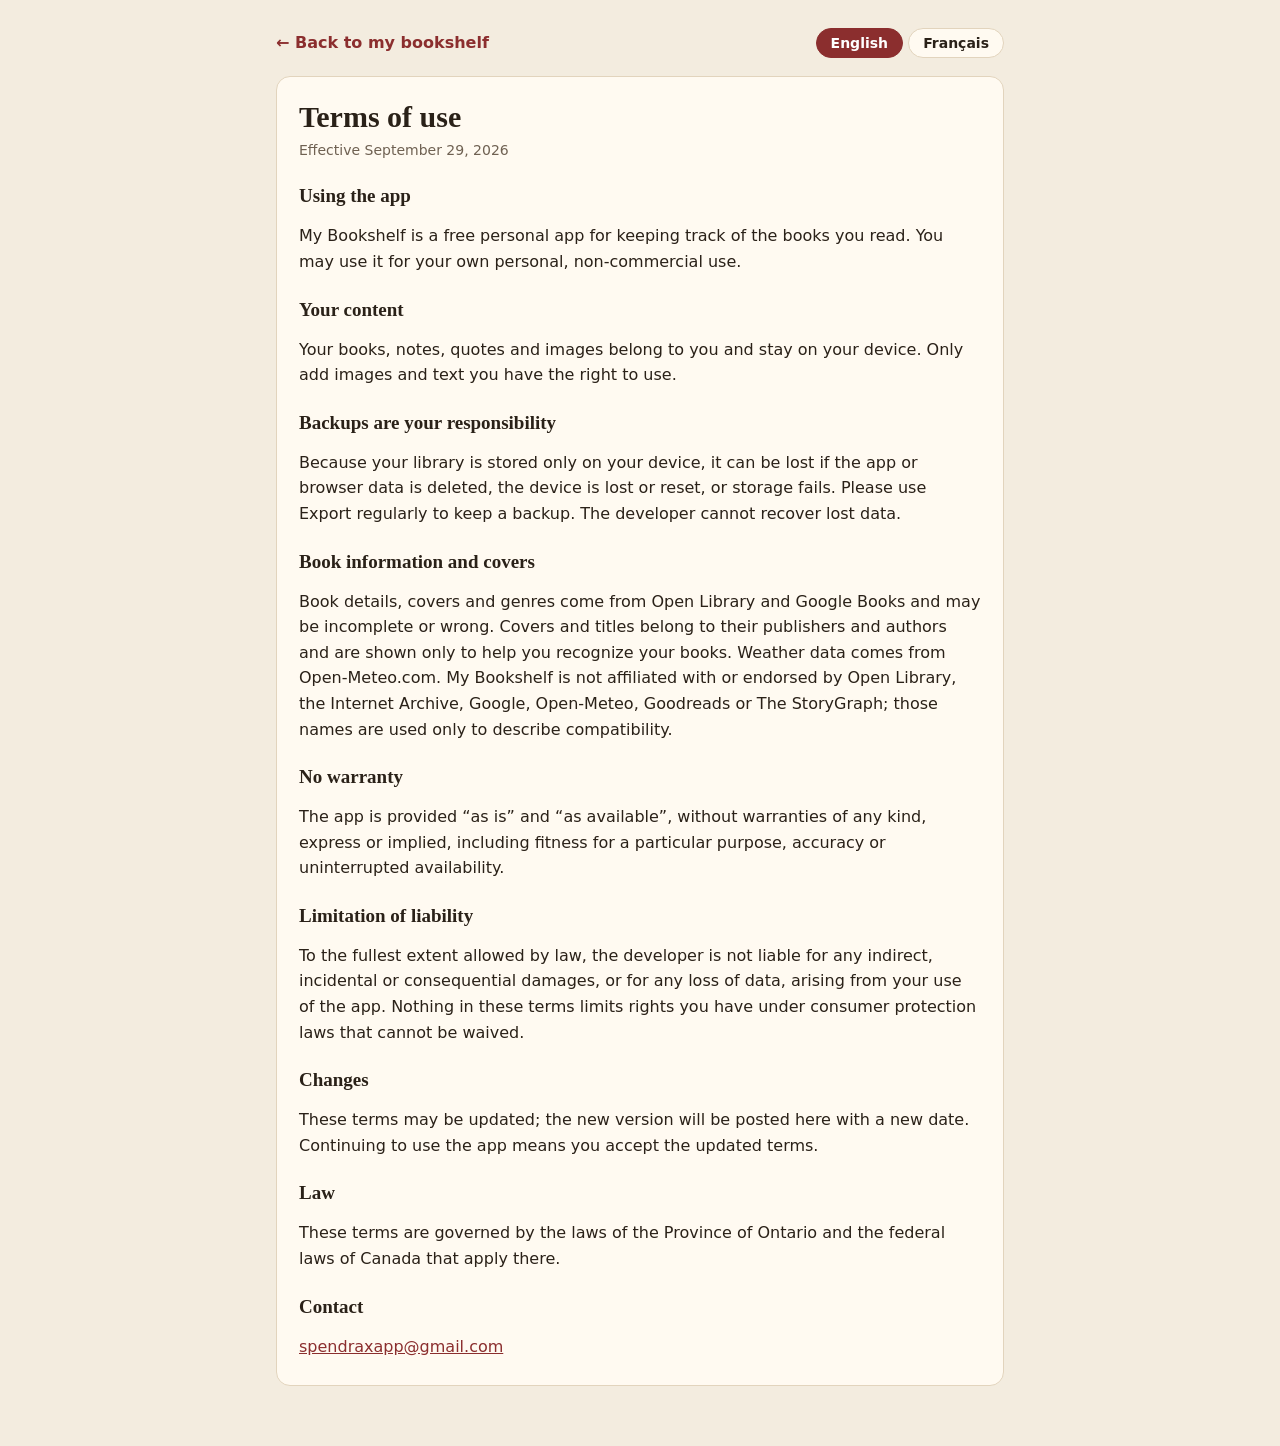
<file: terms.html>
<!doctype html>
<html lang="en"><head><meta charset="utf-8"><meta name="viewport" content="width=device-width, initial-scale=1">
<title>Terms of use · My Bookshelf</title><meta name="theme-color" content="#6d4523"><link rel="icon" href="icon-192.png">
<style>
:root{--bg:#f3ecdf;--card:#fffaf1;--ink:#2a2118;--muted:#6f6152;--acc:#8b2e2e;--line:#e2d4bd}
@media(prefers-color-scheme:dark){:root{--bg:#1f1a15;--card:#2a231c;--ink:#f1e7d6;--muted:#bba98f;--acc:#e28b7a;--line:#3e3428}}
*{box-sizing:border-box}body{margin:0;background:var(--bg);color:var(--ink);font:16px/1.6 system-ui,-apple-system,Segoe UI,sans-serif}
main{max-width:760px;margin:0 auto;padding:28px 16px 60px}
.top{display:flex;flex-wrap:wrap;gap:10px;align-items:center;justify-content:space-between;margin-bottom:18px}
.top a{color:var(--acc);font-weight:600;text-decoration:none}
.lang button{border:1px solid var(--line);background:var(--card);color:var(--ink);border-radius:999px;padding:6px 14px;font:600 14px system-ui,sans-serif;cursor:pointer}
.lang button[aria-pressed=true]{background:var(--acc);border-color:var(--acc);color:#fff}
article{background:var(--card);border:1px solid var(--line);border-radius:14px;padding:22px 22px 10px}
h1{font:700 30px/1.2 Georgia,serif;margin:0 0 4px}h2{font:700 19px Georgia,serif;margin:24px 0 6px}
.date{color:var(--muted);font-size:14px;margin:0 0 14px}a{color:var(--acc)}ul{padding-left:20px}li{margin:4px 0}
[hidden]{display:none!important}
</style></head><body><main>
<div class="top"><a href="./">&larr; <span data-l="en">Back to my bookshelf</span><span data-l="fr" hidden>Retour à ma bibliothèque</span></a>
<div class="lang" role="group" aria-label="Language"><button type="button" data-set="en" aria-pressed="true">English</button> <button type="button" data-set="fr" aria-pressed="false">Français</button></div></div>
<article data-l="en"><h1>Terms of use</h1><p class="date">Effective September 29, 2026</p>
<h2>Using the app</h2><p>My Bookshelf is a free personal app for keeping track of the books you read. You may use it for your own personal, non-commercial use.</p>
<h2>Your content</h2><p>Your books, notes, quotes and images belong to you and stay on your device. Only add images and text you have the right to use.</p>
<h2>Backups are your responsibility</h2><p>Because your library is stored only on your device, it can be lost if the app or browser data is deleted, the device is lost or reset, or storage fails. Please use Export regularly to keep a backup. The developer cannot recover lost data.</p>
<h2>Book information and covers</h2><p>Book details, covers and genres come from Open Library and Google Books and may be incomplete or wrong. Covers and titles belong to their publishers and authors and are shown only to help you recognize your books. Weather data comes from Open-Meteo.com. My Bookshelf is not affiliated with or endorsed by Open Library, the Internet Archive, Google, Open-Meteo, Goodreads or The StoryGraph; those names are used only to describe compatibility.</p>
<h2>No warranty</h2><p>The app is provided “as is” and “as available”, without warranties of any kind, express or implied, including fitness for a particular purpose, accuracy or uninterrupted availability.</p>
<h2>Limitation of liability</h2><p>To the fullest extent allowed by law, the developer is not liable for any indirect, incidental or consequential damages, or for any loss of data, arising from your use of the app. Nothing in these terms limits rights you have under consumer protection laws that cannot be waived.</p>
<h2>Changes</h2><p>These terms may be updated; the new version will be posted here with a new date. Continuing to use the app means you accept the updated terms.</p>
<h2>Law</h2><p>These terms are governed by the laws of the Province of Ontario and the federal laws of Canada that apply there.</p>
<h2>Contact</h2><p><a href="mailto:spendraxapp@gmail.com">spendraxapp@gmail.com</a></p></article><article data-l="fr" hidden><h1>Conditions d’utilisation</h1><p class="date">En vigueur le 29 septembre 2026</p>
<h2>Utilisation</h2><p>My Bookshelf est une application personnelle gratuite pour suivre les livres que vous lisez. Vous pouvez l’utiliser à des fins personnelles et non commerciales.</p>
<h2>Votre contenu</h2><p>Vos livres, notes, citations et images vous appartiennent et restent sur votre appareil. N’ajoutez que des images et des textes que vous avez le droit d’utiliser.</p>
<h2>Les sauvegardes sont votre responsabilité</h2><p>Comme votre bibliothèque est enregistrée seulement sur votre appareil, elle peut être perdue si les données de l’application ou du navigateur sont effacées, si l’appareil est perdu ou réinitialisé, ou si le stockage fait défaut. Utilisez régulièrement Exporter pour garder une sauvegarde. Le développeur ne peut pas récupérer des données perdues.</p>
<h2>Renseignements sur les livres et couvertures</h2><p>Les détails, couvertures et genres proviennent d’Open Library et de Google Books et peuvent être incomplets ou erronés. Les couvertures et les titres appartiennent à leurs éditeurs et auteurs et ne sont affichés que pour vous aider à reconnaître vos livres. La météo provient d’Open-Meteo.com. My Bookshelf n’est ni affiliée à, ni approuvée par Open Library, Internet Archive, Google, Open-Meteo, Goodreads ou The StoryGraph; ces noms ne servent qu’à décrire la compatibilité.</p>
<h2>Aucune garantie</h2><p>L’application est fournie « telle quelle » et « selon la disponibilité », sans garantie d’aucune sorte, expresse ou implicite, notamment quant à l’adéquation à un usage particulier, à l’exactitude ou à la disponibilité continue.</p>
<h2>Limitation de responsabilité</h2><p>Dans toute la mesure permise par la loi, le développeur n’est pas responsable des dommages indirects, accessoires ou consécutifs, ni de la perte de données, découlant de l’utilisation de l’application. Rien dans ces conditions ne limite les droits que vous accordent les lois sur la protection du consommateur auxquels on ne peut renoncer.</p>
<h2>Modifications</h2><p>Ces conditions peuvent être mises à jour; la nouvelle version sera publiée ici avec une nouvelle date. Continuer d’utiliser l’application signifie que vous acceptez les conditions mises à jour.</p>
<h2>Droit applicable</h2><p>Ces conditions sont régies par les lois de la province de l’Ontario et les lois fédérales du Canada qui s’y appliquent.</p>
<h2>Contact</h2><p><a href="mailto:spendraxapp@gmail.com">spendraxapp@gmail.com</a></p></article></main><script>
function setL(l){document.documentElement.lang=l;document.querySelectorAll('[data-l]').forEach(e=>e.hidden=e.dataset.l!==l);document.querySelectorAll('[data-set]').forEach(b=>b.setAttribute('aria-pressed',b.dataset.set===l))}
document.querySelectorAll('[data-set]').forEach(b=>b.onclick=()=>setL(b.dataset.set));
let l=new URLSearchParams(location.search).get('lang');try{l=l||localStorage.getItem('bookshelf-lang')}catch(e){}
if(!l)l=(navigator.language||'en').slice(0,2);setL(l==='fr'||l==='ht'?'fr':'en');
</script></body></html>
</file>
<file: css/01-room-and-animal.css>
/* My Bookshelf styles, part 01 of 09: the page, the header, the room and the animal's drawing.
   The parts are read in order and later parts adjust earlier ones, so keep the order. */
:root {
  --wall: #e9dcc4;
  --wall2: #e3d4b9;
  --fl1: #b98a5a;
  --fl2: #a67a4c;
  --base: #f3ecdf;
  --sky1: #8fc7ee;
  --sky2: #e8f5ff;
  --orb: #fff3b0;
  --cloud: rgba(255, 255, 255, 0.8);
  --bg: #f1e8da;
  --ink: #2a2118;
  --muted: #7a6a58;
  --wood: #9a6538;
  --wood2: #6d4523;
  --card: #fffaf1;
  --line: #d9ccb8;
  --acc: #8b2e2e;
}
@media (prefers-color-scheme: dark) {
  :root {
    --wall: #2b231c;
    --wall2: #271f19;
    --fl1: #4a3421;
    --fl2: #3f2c1b;
    --base: #5a4a3a;
    --sky1: #111a33;
    --sky2: #2d3c6b;
    --orb: #f4f1de;
    --cloud: rgba(255, 255, 255, 0.12);
    --bg: #1a1511;
    --ink: #f0e6d6;
    --muted: #a8977f;
    --wood: #7a4f2b;
    --wood2: #4e3019;
    --card: #261f18;
    --line: #3d3226;
    --acc: #d9746b;
  }
}
* {
  box-sizing: border-box;
}
/* phones: no scroll bar sliding up and down the side, and no white strip when you pull past the top or bottom */
html {
  background: var(--wall);
}
@media (pointer: coarse) {
  html {
    scrollbar-gutter: auto !important;
    overscroll-behavior-y: none;
  }
  html,
  body,
  #roomv,
  .statsv,
  .sheet,
  .pnl,
  .taglist {
    scrollbar-width: none;
  }
  html::-webkit-scrollbar,
  body::-webkit-scrollbar,
  #roomv::-webkit-scrollbar,
  .statsv::-webkit-scrollbar,
  .sheet::-webkit-scrollbar,
  .pnl::-webkit-scrollbar,
  .taglist::-webkit-scrollbar {
    display: none;
    width: 0;
    height: 0;
  }
}
body {
  margin: 0;
  background: var(--wallbg, repeating-linear-gradient(90deg, var(--wall) 0 46px, var(--wall2) 46px 92px));
  color: var(--ink);
  font:
    16px/1.4 Georgia,
    serif;
  min-height: 100vh;
  display: flex;
  flex-direction: column;
}
header {
  display: flex;
  align-items: center;
  justify-content: space-between;
  gap: 12px;
  padding: calc(20px + env(safe-area-inset-top, 0px)) 18px 8px;
  max-width: 860px;
  width: 100%;
  max-width: 1020px;
  margin: 0 auto;
  flex-wrap: wrap;
  color: var(--hd, var(--ink));
}
h1 {
  margin: 0;
  font-size: 26px;
}
.sub {
  color: var(--hdm, var(--muted));
  font-size: 14px;
}
button {
  font: inherit;
  cursor: pointer;
}
.tools {
  display: flex;
  gap: 8px;
  align-items: center;
  flex-wrap: wrap;
  font-family: system-ui, sans-serif;
}
.tools button {
  border-radius: 999px;
  padding: 9px 14px;
  border: 1px solid var(--line);
  background: var(--card);
  color: var(--ink);
  font-size: 14px;
}
/* Goals and Stats point to the wall on their side of Customize */
.tools .arrbtn {
  border: 0;
  border-radius: 0;
  background: var(--card);
  padding: 9px 14px 9px 24px;
  clip-path: polygon(0 50%, 16px 0, 100% 0, 100% 100%, 16px 100%);
}
.tools #statsbtn {
  padding: 9px 24px 9px 14px;
  clip-path: polygon(0 0, calc(100% - 16px) 0, 100% 50%, calc(100% - 16px) 100%, 0 100%);
}
.tools .add {
  background: var(--acc);
  color: #fff;
  border: 0;
  font-weight: 600;
  font-size: 16px;
  padding: 10px 18px;
}
#shelf {
  width: 100%;
  display: block;
}
.scene {
  display: flex;
  flex-wrap: wrap;
  align-items: flex-start;
  justify-content: center;
  gap: 32px;
  width: 100%;
  max-width: 1020px;
  margin: 0 auto;
  padding: 0 14px;
}
.window {
  position: relative;
  flex: none;
  width: 150px;
  height: 210px;
  margin-top: 0;
  border: 9px solid var(--base);
  display: var(--wind, block);
  border-radius: var(--wr, 75px 75px 3px 3px);
  background: linear-gradient(var(--sky1), var(--sky2));
  box-shadow: 0 6px 16px rgba(0, 0, 0, 0.25);
}
.window:before {
  content: '';
  position: absolute;
  left: 50%;
  top: 0;
  bottom: 0;
  width: 6px;
  margin-left: -3px;
  background: var(--base);
}
.window:after {
  content: '';
  position: absolute;
  left: 0;
  right: 0;
  top: 55%;
  height: 6px;
  background: var(--base);
}
.window .orb {
  position: absolute;
  right: 22px;
  top: 36px;
  width: 26px;
  height: 26px;
  border-radius: 50%;
  background: var(--orb);
  box-shadow: 0 0 18px var(--orb);
}
.window .cloud {
  position: absolute;
  left: 14px;
  top: 92px;
  width: 46px;
  height: 14px;
  border-radius: 14px;
  background: var(--cloud);
}
.window .sill {
  position: absolute;
  left: -20px;
  right: -20px;
  bottom: -22px;
  height: 13px;
  background: var(--base);
  border-radius: 3px;
  box-shadow: 0 4px 6px rgba(0, 0, 0, 0.25);
  z-index: 1;
}
.case {
  position: relative;
  flex: 1 1 auto;
  min-width: 0;
  max-width: 430px;
  margin-top: 105px;
  padding: 10px 7px 0;
  background: linear-gradient(90deg, var(--wood2), var(--wood) 50%, var(--wood2));
  border-radius: 8px 8px 0 0;
  box-shadow: 8px 0 18px rgba(0, 0, 0, 0.25);
}
.plant {
  position: absolute;
  right: 28px;
  bottom: 100%;
  margin-bottom: -2px;
  width: 74px;
}
.lamp {
  position: absolute;
  left: 26px;
  bottom: 100%;
  margin-bottom: -2px;
  width: 52px;
  filter: drop-shadow(0 0 14px rgba(255, 215, 106, 0.55));
}
.floor {
  flex: 1;
  min-height: 70px;
  padding-bottom: env(safe-area-inset-bottom, 0px);
  border-top: 12px solid var(--base);
  position: relative;
  background: var(--floorbg, repeating-linear-gradient(90deg, var(--fl1) 0 118px, var(--fl2) 118px 120px));
  box-shadow: inset 0 10px 14px rgba(0, 0, 0, 0.25);
}
.frame {
  position: absolute;
  left: 50%;
  transform: translateX(-50%);
  bottom: calc(100% + 24px);
  width: 62px;
  height: 76px;
  border: 5px solid var(--wood2);
  background: linear-gradient(#f0d9a0 58%, #5e8a55 58%);
  box-shadow:
    0 3px 8px rgba(0, 0, 0, 0.35),
    inset 0 0 0 4px #f6efe0;
}
.frame i {
  position: absolute;
  left: 14px;
  top: 14px;
  width: 14px;
  height: 14px;
  border-radius: 50%;
  background: #e8833a;
}
.stack {
  position: absolute;
  right: 112px;
  bottom: 100%;
  margin-bottom: -2px;
  width: 50px;
}
.catw {
  position: absolute;
  width: 52px;
  z-index: 2;
  display: var(--catd, block);
}
.cat {
  display: block;
  width: 100%;
  overflow: visible;
}
.rug {
  width: min(70%, 520px);
  height: 30px;
  margin: 16px auto 0;
  border-radius: 50%;
  position: relative;
  display: var(--rugd, block);
  background: var(
    --rugbg,
    repeating-linear-gradient(90deg, #a4552b 0 14px, #e2c9a0 14px 22px, #2f4b6e 22px 36px, #e2c9a0 36px 44px)
  );
  box-shadow:
    0 3px 6px rgba(0, 0, 0, 0.35),
    inset 0 0 0 3px rgba(255, 255, 255, 0.25);
}
.cat {
  cursor: pointer;
  -webkit-tap-highlight-color: transparent;
}
/* the animal's small movements go through these two values instead of animating the shapes directly: the phone then draws the animal as one piece with the room, so parts of it can't go missing */
@property --pr {
  syntax: '<angle>';
  inherits: false;
  initial-value: 0deg;
}
@property --ps {
  syntax: '<number>';
  inherits: false;
  initial-value: 1;
}
.cat * {
  transform-box: fill-box;
}
.cat .tail,
.cat .btail,
.cat .ear2,
.cat .bob {
  transform: rotate(var(--pr, 0deg));
}
.cat .body,
.cat .eye {
  transform: scaleY(var(--ps, 1));
}
.cat .tail {
  transform-origin: 0 100%;
  animation: tail 2.6s ease-in-out infinite;
}
/* a bird's tail tilts a little instead of wagging */
.cat .btail {
  transform-origin: 37px 42px;
  animation: btail 3.2s ease-in-out infinite;
}
@keyframes btail {
  50% {
    --pr: -7deg;
  }
}
.catw.sleeping .cat .btail {
  animation: none;
}
.cat .body {
  transform-origin: 50% 100%;
  animation: breathe 3.4s ease-in-out infinite;
}
.cat .eye {
  transform-origin: 50% 50%;
  animation: blink 5s infinite;
}
.cat .ear2 {
  transform-origin: 50% 100%;
  animation: twitch 7s infinite;
}
.catw {
  translate: var(--px, 0px) 0;
  scale: var(--dir, 1) 1;
  transition: translate var(--walk, 0s) linear;
}
.catw.walking .cat > .pose {
  animation: walkbob 0.32s ease-in-out infinite;
}
.drw {
  transform-box: view-box;
  transform-origin: 0 0;
}
body.paired .hexwall {
  display: none;
}
.pwall {
  padding: calc(env(safe-area-inset-top, 0px) + 18px) 0 40px;
}
.ptitle {
  font:
    700 26px Georgia,
    serif;
  margin: 6px 18px 2px;
  color: var(--ink);
}
.psub {
  margin: 0 18px 10px;
  color: var(--muted);
  font:
    14px system-ui,
    sans-serif;
}
.pshh {
  margin: 16px 18px 6px;
  font:
    600 14px system-ui,
    sans-serif;
  color: var(--muted);
}
.pshelf {
  display: flex;
  flex-wrap: wrap;
  align-items: flex-end;
  gap: 3px;
  margin: 0 12px;
  padding: 8px 10px 0;
  border-bottom: 12px solid var(--wood, #9a6538);
  border-radius: 2px;
  box-shadow: 0 8px 10px -6px rgba(0, 0, 0, 0.35);
  min-height: 40px;
}
.pshelf {
  zoom: 0.62;
}
.pshelf .spine {
  cursor: pointer;
}
.pinner {
  position: relative;
  padding-bottom: 16px;
}
.pwallarea {
  position: relative;
  height: 210px;
  margin-top: 24px;
}
.pwin {
  position: absolute;
  right: 30px;
  bottom: 22px;
  width: 118px;
  height: 150px;
  border: 7px solid #f3ecdf;
  border-radius: var(--pwr);
  background: linear-gradient(var(--sky1, #8fc7ee), var(--sky2, #e8f5ff));
  box-shadow:
    inset 0 0 0 1px rgba(0, 0, 0, 0.08),
    0 2px 6px rgba(0, 0, 0, 0.15);
  overflow: hidden;
}
.pwin::before {
  content: '';
  position: absolute;
  left: 50%;
  top: 0;
  bottom: 0;
  width: 6px;
  margin-left: -3px;
  background: #f3ecdf;
}
.pwin::after {
  content: '';
  position: absolute;
  top: 55%;
  left: 0;
  right: 0;
  height: 6px;
  background: #f3ecdf;
}
.psill {
  position: absolute;
  right: 16px;
  bottom: 12px;
  width: 146px;
  height: 11px;
  border-radius: 3px;
  background: var(--wood, #9a6538);
  box-shadow: 0 5px 7px -3px rgba(0, 0, 0, 0.35);
}
.pplant {
  position: absolute;
  left: 22px;
  bottom: -4px;
  width: 74px;
}
.pplant svg {
  display: block;
  width: 100%;
  height: auto;
}
.pfloor {
  position: relative;
}
.prug {
  position: absolute;
  left: 50%;
  top: 36px;
  width: 62%;
  height: 36px;
  translate: -50% 0;
  border-radius: 50%;
  background: var(
    --rugbg,
    repeating-linear-gradient(90deg, #a4552b 0 7px, #e2c9a0 7px 11px, #2f4b6e 11px 18px, #e2c9a0 18px 22px)
  );
  opacity: 0.95;
}
.updbar {
  position: fixed;
  left: 12px;
  right: 12px;
  bottom: calc(14px + env(safe-area-inset-bottom, 0px));
  z-index: 90;
  display: flex;
  align-items: center;
  gap: 10px;
  padding: 10px 10px 10px 14px;
  border-radius: 14px;
  background: var(--card, #f6efe2);
  color: var(--ink);
  border: 1px solid var(--line, rgba(0, 0, 0, 0.12));
  box-shadow: 0 8px 24px rgba(0, 0, 0, 0.25);
  font:
    14px system-ui,
    sans-serif;
}
.updbar span {
  flex: 1;
}
.updbar button {
  border: 0;
  border-radius: 10px;
  padding: 8px 12px;
  font:
    600 14px system-ui,
    sans-serif;
  background: var(--accent, #8a2c2c);
  color: #fff;
  cursor: pointer;
}
.updbar .updx {
  background: none;
  color: var(--muted);
  padding: 8px;
}
.newslist {
  margin: 6px 0 4px;
  padding: 0;
  list-style: none;
  display: flex;
  flex-direction: column;
  gap: 12px;
}
.newslist li {
  font:
    15px/1.45 system-ui,
    sans-serif;
  color: var(--ink);
}
.ptherm {
  position: absolute;
  left: 22px;
  top: 6px;
  display: flex;
  flex-direction: column;
  align-items: center;
  padding: 6px 10px;
  border-radius: 12px;
  background: var(--card, #f6efe2);
  border: 1px solid var(--line, rgba(0, 0, 0, 0.12));
  box-shadow: 0 2px 6px rgba(0, 0, 0, 0.12);
  color: var(--ink);
}
.ptherm b {
  font:
    700 18px system-ui,
    sans-serif;
}
.ptherm small {
  font:
    12px system-ui,
    sans-serif;
  color: var(--muted);
}
.pbowls {
  position: absolute;
  left: 18px;
  top: 12px;
  display: flex;
  gap: 16px;
  z-index: 2;
}
.pbowl {
  width: 46px;
  height: 23px;
  cursor: pointer;
  filter: drop-shadow(0 3px 2px rgba(0, 0, 0, 0.3));
}
.pbowl svg {
  display: block;
  width: 100%;
  height: 100%;
  overflow: visible;
}
.pfloor {
  height: 90px;
  margin: 28px 0 12px;
  background: var(
    --floorbg,
    repeating-linear-gradient(90deg, var(--fl1, #b98a5a) 0 18px, var(--fl2, #a67a4c) 18px 20px)
  );
  box-shadow: inset 0 10px 14px -8px rgba(0, 0, 0, 0.35);
}
.ppetw {
  display: block !important;
  position: absolute;
  left: 0;
  top: 0;
  width: 52px;
  z-index: 3;
  translate: none;
  scale: var(--dir, 1) 1;
  cursor: pointer;
}
.ppetw .cat {
  width: 100%;
}
.ppet {
  position: relative;
  width: 72px;
}
.ppet .nm {
  position: absolute;
  left: 50%;
  bottom: calc(100% + 4px);
  translate: -50% 0;
  white-space: nowrap;
  padding: 2px 8px;
  border-radius: 9px;
  background: var(--card);
  color: var(--ink);
  border: 1px solid var(--line);
  font:
    600 12px system-ui,
    sans-serif;
}
.pinner > .fbtn {
  display: block;
  margin: 10px auto;
}
.spirit .cat {
  filter: grayscale(1) brightness(1.45) sepia(0.35) hue-rotate(165deg) saturate(1.8)
    drop-shadow(0 0 3px rgba(190, 235, 255, 0.95)) drop-shadow(0 0 9px rgba(120, 200, 255, 0.7));
  opacity: 0.88;
}
.spirit .cat .acc {
  opacity: 0.9;
}
.catw.spirit::after {
  content: '';
  position: absolute;
  left: -8px;
  right: -8px;
  top: -14px;
  bottom: 0;
  pointer-events: none;
  background:
    radial-gradient(circle, #eaf8ff 0 1.1px, transparent 1.7px) 0 0/19px 23px,
    radial-gradient(circle, #bfe6ff 0 0.9px, transparent 1.4px) 9px 11px/27px 31px;
  -webkit-mask-image: radial-gradient(closest-side, #000 35%, transparent);
  mask-image: radial-gradient(closest-side, #000 35%, transparent);
  animation: sparkle 3s linear infinite;
}
@keyframes sparkle {
  to {
    background-position:
      0 -34px,
      6px -34px;
  }
}
@media (prefers-reduced-motion: reduce) {
  .catw.spirit::after {
    animation: none;
  }
}
/* the wings beat all the time with a strength of 0 at rest: starting or stopping a transform animation on part of
   the drawing (walk start, take-off, landing) is what made phones drop the dragon for a frame */
@property --fl {
  syntax: '<number>';
  inherits: false;
  initial-value: 0;
}
.drw {
  --fw: 0;
  transform: rotate(calc(var(--fl) * var(--fw) * -26deg)) scaleY(calc(1 - var(--fl) * var(--fw) * 0.25));
  animation: drflap 0.3s ease-in-out infinite alternate;
}
.catw.walking .drw,
.catw.travel .drw {
  --fw: 1;
}
.catw.flying .drw {
  animation-duration: 0.18s;
}
@keyframes drflap {
  to {
    --fl: 1;
  }
}
.catw.walking .cat .tail {
  animation-duration: 0.8s;
}

.catw.sleeping .cat {
  --csx: 1.08;
  --csy: 0.74;
  transform-origin: 50% 100%;
}
.catw .cat > .pose {
  transition:
    --csx 0.8s ease,
    --csy 0.8s ease;
}
.catw.sleeping .cat .eye {
  animation: none;
  transform: scaleY(0.12);
}
.catw.sleeping .cat .tail,
.catw.sleeping .cat .bob,
.catw.sleeping .cat .ear2 {
  animation: none;
}
.catw.sleeping .cat .body {
  animation-duration: 5.5s;
}
.zz {
  position: absolute;
  right: -4px;
  bottom: 70%;
  font:
    italic 700 13px Georgia,
    serif;
  color: var(--hd, var(--ink));
  pointer-events: none;
  opacity: 0;
  transform: scaleX(var(--dir, 1));
}
.catw.sleeping .zz {
  animation: zz 2.8s ease-out infinite;
}
.catw.sleeping .zz + .zz {
  animation-delay: 1.4s;
}

@media (prefers-reduced-motion: reduce) {
  .catw {
    transition: none;
  }
  .zz {
    display: none;
  }
}
.cat.hop > .pose {
  animation: hop 0.5s ease-out;
}
.dz,
.pz {
  position: relative;
}
.catw {
  touch-action: none;
  -webkit-touch-callout: none;
  user-select: none;
  -webkit-user-select: none;
  cursor: grab;
}
.catw[data-spot='row'] {
  bottom: 0;
  z-index: 3;
}
.catw.ghost {
  position: fixed;
  z-index: 60;
  pointer-events: none;
  translate: none;
  scale: 1 1;
  transition: none;
  cursor: grabbing;
  filter: drop-shadow(0 8px 6px rgba(0, 0, 0, 0.3));
}
.catw.ghost .cat {
  animation: none;
  transform-origin: 50% 6%;
  transition: none;
}
.catw.ghost .cat .eye {
  animation: none;
  transform: scale(1.45);
}
.catw.ghost .cat .tail {
  animation: tail 0.45s ease-in-out infinite;
}
.catw.ghost .cat .body {
  animation: kick 0.28s ease-in-out infinite alternate;
}
.catw.ghost .cat .ear2,
.catw.ghost .cat .bob {
  animation-duration: 0.6s;
}

.alert {
  position: absolute;
  left: 50%;
  top: -20px;
  margin-left: -5px;
  font:
    900 17px Georgia,
    serif;
  color: var(--acc);
  pointer-events: none;
  animation: alertpop 0.5s cubic-bezier(0.3, 1.8, 0.5, 1) both;
}
@keyframes alertpop {
  0% {
    transform: scale(0) translateY(6px);
    opacity: 0;
  }
  60% {
    opacity: 1;
  }
  100% {
    transform: scale(1);
  }
}
.cat.landed > .pose {
  animation: landed 0.42s cubic-bezier(0.3, 0.7, 0.3, 1);
  transform-origin: 50% 100%;
}

.catw.ghost .zz,
.catw.ghost .heart {
  display: none;
}
@keyframes dangle {
  from {
    transform: rotate(-9deg);
  }
  to {
    transform: rotate(9deg);
  }
}
.land {
  position: fixed;
  z-index: 59;
  width: 46px;
  height: 9px;
  margin-left: -23px;
  margin-top: -5px;
  border-radius: 50%;
  background: rgba(0, 0, 0, 0.28);
  pointer-events: none;
  display: none;
}
.heart {
  position: absolute;
  left: 50%;
  bottom: 100%;
  margin-left: -8px;
  color: #e0566b;
  font-size: 18px;
  z-index: 3;
  pointer-events: none;
  animation: up 1.1s ease-out forwards;
}
@keyframes tail {
  0%,
  100% {
    --pr: -8deg;
  }
  50% {
    --pr: 14deg;
  }
}
@keyframes breathe {
  50% {
    --ps: 1.04;
  }
}
@keyframes blink {
  0%,
  94%,
  100% {
    --ps: 1;
  }
  97% {
    --ps: 0.1;
  }
}
@keyframes twitch {
  0%,
  90%,
  100% {
    --pr: 0deg;
  }
  93% {
    --pr: 14deg;
  }
  96% {
    --pr: -4deg;
  }
}

@media (prefers-reduced-motion: reduce) {
  .cat,
  .cat * {
    animation: none !important;
  }
}
.lamp {
  display: var(--lampd, block);
}
.stack {
  display: var(--stackd, block);
}
.plant {
  display: var(--plantd, block);
}
.frame {
  display: var(--framed, block);
}
.plant .pot {
  fill: var(--pot, #c1663a);
}
.plant .pot2 {
  fill: var(--pot2, #d47a4a);
}
.cat .c {
  fill: var(--cat, var(--a));
}
.cat .ct {
  stroke: var(--cat, var(--a));
}
.cat .st {
  stroke: var(--cat-st, var(--a2));
}
.cat .c2 {
  fill: var(--a3);
}
.cat .d {
  fill: var(--cat-st, var(--a2));
}
.cat .eye {
  fill: var(--cat-eye, #222);
}
.cat .nose {
  stroke: var(--cat-nose, #222);
}
.cat .bob {
  transform-origin: 50% 100%;
  animation: bob 2.4s ease-in-out infinite;
}
@keyframes bob {
  0%,
  100% {
    --pr: 0deg;
  }
  50% {
    --pr: -5deg;
  }
}
.catw[data-spot='sill'] {
  left: 16px;
  bottom: -9px;
}
.catw[data-spot='top'] {
  left: 108px;
  bottom: 100%;
  margin-bottom: -2px;
}
.catw[data-spot='floor'] {
  left: max(10px, calc(50% - 400px));
  top: -24px;
}
.catw.travel:not(.inplace) {
  position: absolute !important;
  bottom: auto !important;
  right: auto !important;
  margin: 0 !important;
}
.catw.travel {
  z-index: 4 !important;
  translate: none !important;
  transition: none !important;
  pointer-events: none;
}
.catw.flying .cat > .pose {
  animation: flap 0.22s ease-in-out infinite alternate;
}
</file>
<file: css/02-shelves-forms-walls.css>
/* My Bookshelf styles, part 02 of 09: bowls, shelves and books, the book form, pop-up windows, the stats and goals walls.
   The parts are read in order and later parts adjust earlier ones, so keep the order. */
/* the animal stands in front of its bowls */
.catw[data-spot='floor'] {
  z-index: 4;
}
.catw[data-spot='rug'] {
  left: 44%;
  bottom: 6px;
}
.cat.arrive > .pose {
  animation: arrive 0.6s ease-out;
}

.pnl {
  background: var(--card);
  border-radius: 14px;
  max-width: 480px;
  width: 100%;
  max-height: 100%;
  overflow: auto;
  padding: 18px;
  font-family: system-ui, sans-serif;
}
.pnl h2 {
  margin: 0 0 6px;
  font:
    600 20px Georgia,
    serif;
}
.pgrid {
  display: grid;
  grid-template-columns: 1fr 1fr;
  gap: 10px;
}
.pgrid h3 {
  grid-column: 1/-1;
  margin: 10px 0 0;
  font:
    600 12px system-ui,
    sans-serif;
  text-transform: uppercase;
  letter-spacing: 0.06em;
  color: var(--muted);
}
@media (max-width: 420px) {
  .pgrid {
    grid-template-columns: 1fr;
  }
}
.pnl select {
  font:
    15px system-ui,
    sans-serif;
  background: var(--bg);
  color: var(--ink);
  border: 1px solid var(--line);
  border-radius: 8px;
  padding: 8px;
  width: 100%;
}
.pnl .btns {
  margin-top: 16px;
}
.spine.dragging {
  z-index: 50;
  transition: none;
  pointer-events: none;
  box-shadow: 0 10px 18px rgba(0, 0, 0, 0.55);
  opacity: 0.95;
}
body.dragmode {
  user-select: none;
  -webkit-user-select: none;
  cursor: grabbing;
}
.ins {
  position: fixed;
  width: 4px;
  background: var(--acc);
  border-radius: 2px;
  z-index: 40;
  display: none;
  box-shadow: 0 0 8px var(--acc);
  pointer-events: none;
}
.fly {
  position: fixed;
  z-index: 30;
  pointer-events: none;
  transform-origin: center;
}
.fly .fl {
  position: absolute !important;
  inset: 0;
  width: 100% !important;
  height: 100% !important;
  min-width: 0 !important;
  min-height: 0 !important;
  margin: 0 !important;
  transform: none !important;
}
.fcv {
  background-size: cover;
  background-position: center;
  border-radius: 2px 6px 6px 2px;
  color: #fff;
  display: flex;
  flex-direction: column;
  justify-content: center;
  gap: 10px;
  padding: 14px;
  text-align: center;
  box-shadow:
    inset 0 0 0 5px rgba(255, 255, 255, 0.12),
    0 8px 20px rgba(0, 0, 0, 0.4);
}
.fcv b {
  font-size: 19px;
  line-height: 1.15;
  word-break: break-word;
}
.fcv i {
  font-size: 12px;
  opacity: 0.85;
}
[hidden] {
  display: none !important;
}
.leftcol {
  flex: none;
  width: 210px;
  display: flex;
  flex-direction: column;
  align-items: center;
  gap: 44px;
  margin-top: 40px;
}
.wallshelf {
  width: 100%;
}
.wlabel {
  display: flex;
  align-items: center;
  justify-content: space-between;
  gap: 8px;
  font:
    italic 15px Georgia,
    serif;
  color: var(--hd, var(--ink));
  margin: 0 4px 6px;
}
.plus {
  width: 24px;
  height: 24px;
  border-radius: 50%;
  border: 1px solid var(--line);
  background: var(--card);
  color: var(--ink);
  font:
    600 15px/1 system-ui,
    sans-serif;
  padding: 0;
  cursor: pointer;
  flex: none;
}
.rrow {
  display: flex;
  align-items: flex-end;
  gap: 12px;
  padding: 0 12px;
  min-height: 112px;
}
.rempty {
  align-self: center;
  font:
    12px system-ui,
    sans-serif;
  color: var(--hdm, var(--muted));
  padding: 8px 0;
}
.wboard {
  position: relative;
  height: 12px;
  border-radius: 2px;
  background: linear-gradient(var(--wood), var(--wood2));
  box-shadow: 0 6px 8px rgba(0, 0, 0, 0.3);
  margin-bottom: 22px;
}
.wboard:before,
.wboard:after {
  content: '';
  position: absolute;
  top: 12px;
  width: 10px;
  height: 16px;
  background: var(--wood2);
  clip-path: polygon(0 0, 100% 0, 0 100%);
}
.wboard:before {
  left: 18px;
}
.wboard:after {
  right: 18px;
  transform: scaleX(-1);
}
.cov {
  position: relative;
  flex: none;
  width: 70px;
  height: 104px;
  border: 0;
  border-radius: 2px 4px 4px 2px;
  padding: 8px 5px;
  background-size: cover;
  background-position: center;
  color: #fff;
  display: flex;
  align-items: center;
  justify-content: center;
  text-align: center;
  font:
    700 10px/1.2 Georgia,
    serif;
  box-shadow:
    inset 3px 0 0 rgba(0, 0, 0, 0.25),
    0 4px 8px rgba(0, 0, 0, 0.35);
  cursor: grab;
  transition: transform 0.18s;
  -webkit-touch-callout: none;
  user-select: none;
  -webkit-user-select: none;
  overflow: visible;
  word-break: break-word;
}
.cov.img > b {
  display: none;
}
.cov:hover,
.cov:focus-visible {
  transform: translateY(-6px);
  outline: none;
}
.cov .rb {
  position: absolute;
  top: -3px;
  right: 9px;
  width: 9px;
  height: 26px;
  background: #c0392b;
  clip-path: polygon(0 0, 100% 0, 100% 100%, 50% 78%, 0 100%);
}
.cov .pb {
  position: absolute;
  left: 5px;
  right: 5px;
  bottom: 5px;
  height: 4px;
  border-radius: 2px;
  background: rgba(0, 0, 0, 0.35);
  overflow: hidden;
}
.cov .pb i {
  display: block;
  height: 100%;
  background: #7fd48a;
}
.cov.dragging {
  z-index: 50;
  transition: none;
  pointer-events: none;
  opacity: 0.95;
}
.plq {
  display: flex;
  align-items: center;
  justify-content: center;
  gap: 8px;
  width: fit-content;
  margin: 0 auto 8px;
  padding: 3px 6px 3px 12px;
  border-radius: 3px;
  background: linear-gradient(#ecd08a, #b8913f);
  color: #3a2a10;
  font:
    700 11px system-ui,
    sans-serif;
  letter-spacing: 0.08em;
  text-transform: uppercase;
  box-shadow:
    inset 0 1px rgba(255, 255, 255, 0.55),
    0 1px 3px rgba(0, 0, 0, 0.45);
}
.plq .plus {
  width: 20px;
  height: 20px;
  font-size: 14px;
  border: 0;
  background: rgba(255, 255, 255, 0.45);
  color: #3a2a10;
}
.case.small {
  flex: 0 1 260px;
  max-width: 260px;
}
.catw[data-spot='want'] {
  left: 18px;
  bottom: 100%;
  margin-bottom: -2px;
}
.seg {
  display: flex;
  border: 1px solid var(--line);
  border-radius: 10px;
  overflow: hidden;
}
.seg button {
  flex: 1;
  padding: 9px 4px;
  border: 0;
  background: var(--bg);
  color: var(--ink);
  font:
    600 13px system-ui,
    sans-serif;
  cursor: pointer;
}
.seg button + button {
  border-left: 1px solid var(--line);
}
.seg button.on {
  background: var(--acc);
  color: #fff;
}
.two {
  display: grid;
  grid-template-columns: 1fr 1fr;
  gap: 8px;
}
@media (max-width: 720px), (max-height: 520px) and (orientation: landscape) {
  .leftcol {
    width: 100%;
    margin-top: 6px;
    gap: 34px;
  }
  .wallshelf {
    max-width: 380px;
  }
  .case.small {
    order: 1;
    flex: none;
    width: 100%;
    max-width: none;
    margin-top: 0;
  }
  .case:not(.small) {
    order: 2;
  }
}
@media (max-width: 720px), (max-height: 520px) and (orientation: landscape) {
  .frame {
    display: none;
  }
  .catw[data-spot='sill'] {
    width: 34px;
    left: 8px;
  }
}
@media (max-width: 720px), (max-height: 520px) and (orientation: landscape) {
  .scene {
    flex-direction: column;
    align-items: center;
    gap: 30px;
  }
  .window {
    width: 100px;
    height: 140px;
    margin-top: 6px;
    border-radius: var(--wrm, 50px 50px 3px 3px);
  }
  .window .orb {
    width: 18px;
    height: 18px;
    right: 14px;
    top: 24px;
  }
  .window .cloud {
    top: 60px;
    width: 30px;
    left: 8px;
  }
  .case {
    flex: none;
    width: 100%;
    margin-top: 100px;
  }
}
.unit {
  background: var(--wood2);
  padding: 0 6px;
}
.row {
  display: flex;
  align-items: flex-end;
  gap: 2px;
  padding: 14px 10px 0;
  min-height: 272px;
  background: rgba(0, 0, 0, 0.28);
  box-shadow: inset 0 10px 18px rgba(0, 0, 0, 0.35);
}
.board {
  height: 16px;
  background: linear-gradient(var(--wood), var(--wood2));
  box-shadow: 0 5px 8px rgba(0, 0, 0, 0.35);
  margin: 0 -6px;
}
.spine {
  position: relative;
  display: flex;
  flex-direction: column;
  align-items: center;
  justify-content: space-between;
  padding: 10px 2px 8px;
  cursor: grab;
  -webkit-touch-callout: none;
  user-select: none;
  -webkit-user-select: none;
  border: 0;
  border-radius: 2px 2px 0 0;
  background-size: 100% 100%;
  background-image: linear-gradient(
    90deg,
    rgba(0, 0, 0, 0.35),
    rgba(255, 255, 255, 0.08) 25%,
    rgba(0, 0, 0, 0) 60%,
    rgba(0, 0, 0, 0.3)
  );
  transition: transform 0.18s;
  flex: none;
  overflow: hidden;
}
.spine.img {
  background-image: none;
}
.spine.img .sn,
.spine.img .r {
  background: rgba(0, 0, 0, 0.55);
  color: #fff;
  border-radius: 7px;
  padding: 3px 3px 2px;
  box-shadow: 0 0 0 1px rgba(255, 255, 255, 0.25);
}
.spine.img .sn {
  padding: 2px 4px;
  margin: 0 0 3px;
}
.spine .ib {
  display: flex;
  flex-direction: column;
  align-items: center;
  flex: none;
}
.spine:hover,
.spine:focus-visible {
  transform: translateY(-10px);
  outline: none;
}
.spine .t {
  writing-mode: vertical-rl;
  font-weight: 700;
  font-size: 13px;
  line-height: 1.2;
  flex: none;
  text-align: left;
  overflow-wrap: anywhere;
  padding: 0 5px;
  overflow: hidden;
}
.spine .r {
  display: flex;
  flex-direction: column;
  align-items: center;
  font:
    700 11px/1 system-ui,
    sans-serif;
  margin-top: 6px;
  background: rgba(255, 255, 255, 0.25);
  border-radius: 7px;
  padding: 3px 3px 2px;
  color: inherit;
}
.spine .r i {
  font-style: normal;
  font-size: 9px;
  color: #ffd257;
  margin-bottom: 1px;
  text-shadow: 0 0 2px rgba(0, 0, 0, 0.5);
}
.spine .tg,
.cov .tg {
  display: flex;
  gap: 2px;
  pointer-events: none;
}
.spine .tg {
  flex-direction: column;
  margin-top: 4px;
}
.cov .tg {
  position: absolute;
  left: 5px;
  top: 5px;
}
.tg i {
  display: block;
  width: 7px;
  height: 7px;
  border-radius: 50%;
  background: hsl(var(--h) 70% 55%);
  box-shadow: 0 0 0 1.5px rgba(255, 255, 255, 0.85);
}
.stars {
  position: relative;
  display: inline-block;
  width: max-content;
  font-size: 32px;
  line-height: 1;
  letter-spacing: 3px;
  color: var(--line);
  cursor: pointer;
  user-select: none;
  -webkit-user-select: none;
  touch-action: none;
  outline-offset: 3px;
}
.stars .s1 {
  position: absolute;
  left: 0;
  top: 0;
  overflow: hidden;
  white-space: nowrap;
  color: #e0a526;
  width: 0;
}
#rv {
  font-size: 13px;
  color: var(--ink);
  font-weight: 600;
}
#fR {
  white-space: pre-line;
}
.chip {
  display: inline-flex;
  align-items: center;
  gap: 5px;
  border-radius: 999px;
  padding: 4px 10px;
  font:
    600 13px system-ui,
    sans-serif;
  color: var(--hd, var(--ink));
  background: hsl(var(--h) 65% 55% / 0.2);
  border: 1px solid hsl(var(--h) 55% 45% / 0.5);
  cursor: pointer;
  white-space: nowrap;
}
.chip small {
  font-weight: 500;
  opacity: 0.7;
}
.chip.on {
  background: hsl(var(--h) 55% 42%);
  color: #fff;
  border-color: transparent;
}
.chip .x {
  border: 0;
  background: none;
  color: inherit;
  font:
    700 14px/1 system-ui,
    sans-serif;
  padding: 0 0 0 2px;
  cursor: pointer;
  opacity: 0.75;
}
.chip.ask {
  background: var(--acc);
  color: #fff;
  border-color: transparent;
}
.chip input {
  width: 110px;
  border: 0;
  padding: 0;
  background: transparent;
  font:
    600 13px system-ui,
    sans-serif;
  color: inherit;
}
.chip.new {
  background: transparent;
  border-style: dashed;
  --h: 30;
}
.finder {
  display: flex;
  flex-wrap: wrap;
  align-items: center;
  gap: 8px;
  max-width: 1020px;
  width: 100%;
  margin: 0 auto;
  padding: 0 18px 8px;
  font-family: system-ui, sans-serif;
}
#q {
  width: 260px;
  max-width: 100%;
  padding: 8px 14px;
  border-radius: 999px;
  font-size: 15px;
  background: var(--card);
}
.tagbar {
  display: flex;
  flex-wrap: wrap;
  gap: 6px;
  align-items: center;
}
.fbtn {
  border: 1px solid var(--line);
  background: var(--card);
  color: var(--ink);
  border-radius: 999px;
  padding: 4px 10px;
  font:
    13px system-ui,
    sans-serif;
  cursor: pointer;
}
#matchinfo {
  font-size: 13px;
  color: var(--hd, var(--ink));
  font-weight: 600;
}
.bk {
  transition:
    transform 0.18s,
    opacity 0.25s,
    filter 0.25s,
    box-shadow 0.25s;
}
.bk.dim {
  opacity: 0.2;
  filter: grayscale(0.85);
}
.bk.hit {
  box-shadow:
    0 0 0 2px #ffd257,
    0 0 16px rgba(255, 210, 87, 0.75);
}
.tagpick {
  display: flex;
  flex-wrap: wrap;
  gap: 6px;
  align-items: center;
  width: 100%;
  min-height: 42px;
  padding: 6px 8px;
  border: 1px dashed var(--line);
  border-radius: 8px;
  background: var(--bg);
  color: var(--ink);
  font:
    14px system-ui,
    sans-serif;
  cursor: pointer;
  text-align: left;
}
.tagpick.empty {
  color: var(--muted);
}
.tagpick .chip {
  font-size: 12px;
  padding: 3px 9px;
}
.tagplus {
  margin-left: auto;
  width: 26px;
  height: 26px;
  border-radius: 50%;
  background: var(--acc);
  color: #fff;
  display: inline-flex;
  align-items: center;
  justify-content: center;
  font:
    700 16px/1 system-ui,
    sans-serif;
  flex: none;
}
#tagov {
  z-index: 12;
}
.tagpnl {
  max-width: 440px;
  display: flex;
  flex-direction: column;
  gap: 10px;
}
.tagpnl h2 {
  margin: 0;
}
#tagq {
  width: 100%;
}
.taglist {
  display: flex;
  flex-wrap: wrap;
  gap: 8px;
  max-height: 46vh;
  overflow: auto;
  padding: 2px;
}
.taghint {
  margin: 0;
  font-size: 13px;
  color: var(--muted);
}
.taghint:empty {
  display: none;
}
.fbtn.on {
  background: var(--acc);
  color: #fff;
  border-color: transparent;
}
.tagedit {
  display: flex;
  flex-wrap: wrap;
  gap: 6px;
  align-items: center;
  padding: 6px;
  border: 1px solid var(--line);
  border-radius: 8px;
  background: var(--bg);
}
.tagedit > input {
  flex: 1;
  min-width: 120px;
  border: 0;
  padding: 4px;
  background: transparent;
}
.tagsugg {
  display: flex;
  flex-wrap: wrap;
  gap: 6px;
}
.tagsugg:empty {
  display: none;
}
.empty {
  color: #f1e8da;
  align-self: center;
  margin: auto;
  padding: 0 20px;
  text-align: center;
  opacity: 0.85;
}
.ov {
  position: fixed;
  inset: 0;
  background: rgba(0, 0, 0, 0.6);
  display: flex;
  align-items: center;
  justify-content: center;
  padding: 14px;
  z-index: 5;
  opacity: 0;
  visibility: hidden;
  transition:
    opacity 0.4s,
    visibility 0s 0.4s;
}
.ov.on {
  opacity: 1;
  visibility: visible;
  transition: opacity 0.4s;
}
.sheet {
  background: var(--card);
  border-radius: 14px;
  max-width: 800px;
  width: 100%;
  max-height: 100%;
  overflow: auto;
  display: grid;
  grid-template-columns: 230px 1fr;
  gap: 6px 18px;
  padding: 18px;
}
@media (max-width: 640px) {
  .sheet {
    grid-template-columns: 1fr;
  }
}
.stage {
  perspective: 900px;
  height: 270px;
  display: flex;
  align-items: center;
  justify-content: center;
  cursor: pointer;
}
.book {
  width: var(--bw, 150px);
  height: 220px;
  position: relative;
  transform-style: preserve-3d;
  transform: rotateY(-28deg);
  transition: transform 0.7s cubic-bezier(0.3, 0.7, 0.2, 1);
}
.book.flip {
  transform: rotateY(152deg);
}
.f {
  position: absolute;
  inset: 0;
  backface-visibility: hidden;
  border-radius: 2px 6px 6px 2px;
  background-size: cover;
  background-position: center;
}
.front {
  transform: translateZ(14px);
  background-color: var(--c);
  color: #fff;
  padding: 22px 14px;
  display: flex;
  flex-direction: column;
  justify-content: space-between;
  text-align: center;
  box-shadow: inset 0 0 0 5px rgba(255, 255, 255, 0.12);
}
.front {
  overflow: hidden;
}
.front.img {
  box-shadow: none;
}
.front.img * {
  display: none;
}
.front b {
  font-size: 19px;
  line-height: 1.15;
  word-break: break-word;
}
.front i {
  font-size: 12px;
  opacity: 0.85;
}
.back {
  transform: rotateY(180deg) translateZ(14px);
  background-color: #f6eedd;
  color: #2a2118;
  padding: 14px;
  font-size: 11.5px;
  overflow: auto;
  white-space: pre-wrap;
  box-shadow: inset 0 0 0 4px var(--c);
}
.back.img {
  padding: 0;
  box-shadow: none;
}
.sp {
  position: absolute;
  width: 28px;
  height: 100%;
  left: calc(var(--bw, 150px) / 2 - 14px);
  transform: rotateY(-90deg) translateZ(calc(var(--bw, 150px) / 2));
  background-color: var(--c);
  background-size: 100% 100%;
  filter: brightness(0.8);
}
.pg {
  position: absolute;
  width: 28px;
  height: 96%;
  top: 2%;
  left: calc(var(--bw, 150px) / 2 - 14px);
  transform: rotateY(90deg) translateZ(calc(var(--bw, 150px) / 2));
  background: repeating-linear-gradient(0deg, #f4ecdc, #f4ecdc 2px, #d8ccb2 3px);
}
.hint {
  text-align: center;
  font:
    12px system-ui,
    sans-serif;
  color: var(--muted);
}
form {
  display: flex;
  flex-direction: column;
  gap: 10px;
  font-family: system-ui, sans-serif;
  grid-row: 1/3;
  grid-column: 2;
}
@media (max-width: 640px) {
  form {
    grid-row: auto;
    grid-column: 1;
  }
}
label,
.lb {
  font-size: 12px;
  color: var(--muted);
  display: flex;
  flex-direction: column;
  gap: 4px;
}
input,
textarea {
  font:
    16px system-ui,
    sans-serif;
  background: var(--bg);
  color: var(--ink);
  border: 1px solid var(--line);
  border-radius: 8px;
  padding: 9px;
  width: 100%;
}
textarea {
  min-height: 90px;
  resize: vertical;
}
input[type='range'] {
  padding: 0;
  accent-color: var(--acc);
}
label.chk {
  flex-direction: row;
  align-items: center;
  gap: 8px;
  font:
    14px system-ui,
    sans-serif;
  color: var(--ink);
  cursor: pointer;
  margin: 2px 0;
}
label.chk input {
  width: 20px;
  height: 20px;
  flex: none;
  accent-color: var(--acc);
  padding: 0;
}
label.chk[hidden],
#datesL[hidden] {
  display: none;
}
#format {
  font:
    16px system-ui,
    sans-serif;
  background: var(--bg);
  color: var(--ink);
  border: 1px solid var(--line);
  border-radius: 8px;
  padding: 9px;
  width: 100%;
}
input[type='color'] {
  padding: 2px;
  height: 36px;
  width: 70px;
}
#res {
  display: flex;
  flex-direction: column;
  border: 1px solid var(--line);
  border-radius: 8px;
  overflow: hidden;
}
#res:empty {
  display: none;
}
#res button {
  display: flex;
  gap: 10px;
  align-items: center;
  text-align: left;
  padding: 6px 8px;
  border: 0;
  border-bottom: 1px solid var(--line);
  background: var(--bg);
  color: var(--ink);
  font-size: 14px;
}
#res img {
  width: 28px;
  height: 42px;
  object-fit: cover;
  background: var(--line);
  flex: none;
}
#res small {
  color: var(--muted);
}
#st {
  font-size: 12px;
  color: var(--muted);
  min-height: 16px;
}
.isbnrow {
  display: flex;
  gap: 6px;
  align-items: stretch;
}
.isbnrow input {
  flex: 1;
  min-width: 0;
}
.isbnrow button {
  border-radius: 8px;
  padding: 0 12px;
  border: 1px solid var(--line);
  background: var(--bg);
  color: var(--ink);
  font:
    14px system-ui,
    sans-serif;
  white-space: nowrap;
}
.isbnrow .scanb {
  background: var(--acc);
  color: #fff;
  border: 0;
  font-weight: 600;
}
#scan {
  z-index: 20;
  background: rgba(0, 0, 0, 0.85);
}
#cropov {
  z-index: 21;
}
#serov {
  z-index: 8;
}
.serpnl {
  max-width: 520px;
  display: flex;
  flex-direction: column;
  gap: 10px;
}
.serpnl .seg {
  margin: 0;
}
.serpnl > * {
  flex-shrink: 0;
}
.sermsg {
  margin: 0;
  font-size: 13px;
  color: var(--muted);
}
.sermsg:empty {
  display: none;
}
.serres {
  display: flex;
  flex-direction: column;
  gap: 4px;
  max-height: 42vh;
  overflow: auto;
}
.serres:empty {
  display: none;
}
.serrow {
  display: flex !important;
  flex-direction: row !important;
  text-align: left;
  align-items: center;
  gap: 8px;
  padding: 5px 6px;
  border: 1px solid var(--line);
  border-radius: 8px;
  background: var(--bg);
  font:
    14px system-ui,
    sans-serif;
  color: var(--ink);
  cursor: pointer;
}
.serrow input {
  width: 20px;
  height: 20px;
  flex: none;
  accent-color: var(--acc);
}
.serrow .no {
  width: 26px;
  flex: none;
  font:
    700 12px system-ui,
    sans-serif;
  color: var(--acc);
}
.serrow img {
  width: 26px;
  height: 38px;
  object-fit: cover;
  flex: none;
  border-radius: 2px;
  background: var(--line);
}
.serrow .st {
  display: flex;
  flex-direction: column;
  min-width: 0;
}
.serrow small {
  color: var(--muted);
  font-size: 12px;
}
.serbtn {
  width: 100%;
  margin: 0 0 10px;
  padding: 9px;
  border-radius: 10px;
  border: 1px dashed var(--line);
  background: var(--bg);
  color: var(--ink);
  font:
    15px system-ui,
    sans-serif;
  cursor: pointer;
}
.snote {
  font:
    13px system-ui,
    sans-serif;
  color: var(--acc);
  margin: -4px 0 6px;
}
.snote:empty {
  display: none;
}
.croppnl {
  max-width: 600px;
  display: flex;
  flex-direction: column;
  gap: 10px;
}
.crophint {
  margin: 0;
  font-size: 13px;
  color: var(--muted);
}
.cropwrap {
  display: flex;
  justify-content: center;
}
.cropstage {
  position: relative;
  overflow: hidden;
  border-radius: 6px;
  touch-action: none;
  background: #000;
}
.cropstage canvas {
  display: block;
}
.cropbox {
  position: absolute;
  border: 2px solid #fff;
  box-shadow: 0 0 0 9999px rgba(0, 0, 0, 0.55);
  cursor: move;
  touch-action: none;
}

.croptools {
  display: flex;
  flex-wrap: wrap;
  gap: 6px;
  justify-content: center;
}
.croptools button {
  font:
    13px system-ui,
    sans-serif;
  padding: 6px 10px;
  border-radius: 8px;
  border: 1px solid var(--line);
  background: var(--bg);
  color: var(--ink);
}
.slot .cam {
  font-size: 12px;
}
.scanbox {
  width: 100%;
  max-width: 440px;
  display: flex;
  flex-direction: column;
  gap: 12px;
  font-family: system-ui, sans-serif;
  color: #fff;
  text-align: center;
}
.cam {
  position: relative;
  width: 100%;
  aspect-ratio: 3/4;
  max-height: 62vh;
  background: #111;
  border-radius: 14px;
  overflow: hidden;
}
.cam video {
  width: 100%;
  height: 100%;
  object-fit: cover;
  display: block;
}
.cam .guide {
  position: absolute;
  left: 10%;
  right: 10%;
  top: 38%;
  height: 24%;
  border: 3px solid rgba(255, 255, 255, 0.9);
  border-radius: 10px;
  box-shadow: 0 0 0 9999px rgba(0, 0, 0, 0.35);
}
.cam .guide:after {
  content: '';
  position: absolute;
  left: 4%;
  right: 4%;
  top: 50%;
  height: 2px;
  background: #ff5a5a;
  box-shadow: 0 0 8px #ff5a5a;
  animation: scanline 1.6s ease-in-out infinite;
}
@keyframes scanline {
  0%,
  100% {
    transform: translateY(-26px);
  }
  50% {
    transform: translateY(26px);
  }
}
.cam.found .guide {
  border-color: #5ad17a;
}
#scanmsg {
  font-size: 14px;
  min-height: 20px;
}
.scanbtns {
  display: flex;
  gap: 8px;
  justify-content: center;
  flex-wrap: wrap;
}
.scanbtns button {
  border-radius: 999px;
  padding: 10px 16px;
  border: 1px solid rgba(255, 255, 255, 0.4);
  background: rgba(255, 255, 255, 0.1);
  color: #fff;
  font:
    15px system-ui,
    sans-serif;
}

.slots {
  display: grid;
  grid-template-columns: repeat(3, 1fr);
  gap: 8px;
}
.slot {
  border: 1px dashed var(--line);
  border-radius: 8px;
  padding: 6px;
  text-align: center;
  font-size: 12px;
  color: var(--muted);
}
.slot .th {
  height: 54px;
  background: var(--bg) center/contain no-repeat;
  border-radius: 4px;
  margin-bottom: 4px;
}
.slot button {
  font-size: 12px;
  padding: 3px 6px;
  border-radius: 6px;
  border: 1px solid var(--line);
  background: var(--card);
  color: var(--ink);
  margin: 1px;
}
.btns {
  display: flex;
  gap: 8px;
  flex-wrap: wrap;
}
.btns button {
  border-radius: 8px;
  padding: 10px 16px;
  border: 1px solid var(--line);
  background: var(--bg);
  color: var(--ink);
}
.btns .pri {
  background: var(--acc);
  color: #fff;
  border: 0;
  font-weight: 600;
}
.btns .del {
  color: var(--acc);
  margin-left: auto;
}
#toast {
  position: fixed;
  left: 50%;
  bottom: 20px;
  transform: translateX(-50%);
  background: #000c;
  color: #fff;
  padding: 8px 14px;
  border-radius: 8px;
  font:
    14px system-ui,
    sans-serif;
  display: none;
  z-index: 9;
}

#roomv {
  display: flex;
  flex-direction: column;
  flex: 1;
  touch-action: pan-y;
  background: var(--wallbg, repeating-linear-gradient(90deg, var(--wall) 0 46px, var(--wall2) 46px 92px));
  background-color: var(--wall);
}
html {
  scrollbar-gutter: stable;
}
#roomv.frozen {
  position: fixed;
  top: 0;
  left: 0;
  width: 100%;
  height: 100%;
  overflow: hidden;
  z-index: 1;
}
#roomv.frozen > * {
  flex-shrink: 0;
}
#roomv.turning {
  will-change: transform;
  backface-visibility: hidden;
}
#roomv.away {
  pointer-events: none;
}
/* the room always scrolls inside itself, like the other walls: switching scroll modes when turning made phones blink */
html,
body {
  height: 100%;
  overflow: hidden;
}
#roomv {
  position: fixed;
  inset: 0;
  overflow-y: auto;
  overflow-x: hidden;
  overscroll-behavior: contain;
  z-index: 1;
}
#roomv > * {
  flex-shrink: 0;
}
/* tell the phone these layers are about to move, so it draws them once and keeps that drawing instead of redrawing every frame */
/* the walls stay on their own layers all the time: adding and removing that at the start and end of a turn made the phone redraw them, which showed as a one-frame blink */
#roomv,
.statsv,
.wallext,
.hexwall {
  will-change: transform;
}
.wallext:after {
  content: '';
  position: absolute;
  inset: 0;
  background: #000;
  opacity: var(--shade, 0);
  pointer-events: none;
}

.hexwall {
  position: fixed;
  inset: 0;
  z-index: 3;
  display: none;
  pointer-events: none;
  backface-visibility: hidden;
  background: var(--wallbg, repeating-linear-gradient(90deg, var(--wall) 0 46px, var(--wall2) 46px 92px));
  background-color: var(--wall);
}
.hexwall:after {
  content: '';
  position: absolute;
  left: 0;
  right: 0;
  bottom: 0;
  height: var(--flh, 22%);
  box-sizing: border-box;
  border-top: 12px solid var(--base);
  background: var(--floorbg, repeating-linear-gradient(90deg, var(--fl1) 0 118px, var(--fl2) 118px 120px));
}
.hexwall .molding {
  position: absolute;
  left: 0;
  right: 0;
  top: 0;
  height: 10px;
  background: var(--base);
  opacity: 0.8;
}
body.turningview .hexwall {
  display: block;
}
.hexback {
  position: fixed;
  inset: 0;
  z-index: -1;
  display: none;
  pointer-events: none;
  background: #0c0907;
}
body.turningview .hexback {
  display: block;
}
/* one continuous room while turning: behind every wall sits a taller copy of it (same stripes above, floor below), turned exactly like the wall */
.wallext {
  position: fixed;
  left: 0;
  right: 0;
  top: -100vh;
  height: 300vh;
  z-index: 0;
  display: none;
  pointer-events: none;
  transform-origin: 50% 50%;
  backface-visibility: hidden;
}
/* walls turn alone again: dark above and below while turning */
body.turningview .wallext {
  display: none;
}
/* behind the turning walls: the wall colour, so the hairline where two walls meet (and anything a phone fails to cover) reads as wall, not as a dark crack */

.wallext .wt {
  position: absolute;
  left: 0;
  right: 0;
  top: 0;
  height: 66.67%;
  background: var(--wallbg, repeating-linear-gradient(90deg, var(--wall) 0 46px, var(--wall2) 46px 92px));
  background-color: var(--wall);
}
.wallext .wf {
  position: absolute;
  left: 0;
  right: 0;
  bottom: 0;
  height: 33.33%;
  border-top: 12px solid var(--base);
  background: var(--floorbg, repeating-linear-gradient(90deg, var(--fl1) 0 118px, var(--fl2) 118px 120px));
}
.hexback {
  background: linear-gradient(to bottom, var(--wall) 0 50%, var(--fl2) 50% 100%) !important;
}
.statsv {
  position: fixed;
  inset: 0;
  z-index: 4;
  overflow-y: auto;
  overscroll-behavior: contain;
  touch-action: pan-y;
  background: var(--wallbg, repeating-linear-gradient(90deg, var(--wall) 0 46px, var(--wall2) 46px 92px));
  background-color: var(--wall);
  color: var(--ink);
  backface-visibility: hidden;
  padding: env(safe-area-inset-top, 0px) 0 env(safe-area-inset-bottom, 0px);
  outline: none;
}
.stwrap {
  max-width: 1020px;
  margin: 0 auto;
  padding: 20px 16px 48px;
  display: flex;
  flex-direction: column;
  gap: 18px;
}
.sthead {
  display: flex;
  align-items: center;
  gap: 12px;
  flex-wrap: wrap;
  color: var(--hd, var(--ink));
}
.sthead h1 {
  margin: 0;
  font-size: 26px;
  flex: 1;
  min-width: 180px;
}
#styear {
  font:
    15px system-ui,
    sans-serif;
  padding: 7px 12px;
  border-radius: 999px;
  border: 1px solid var(--line);
  background: var(--card);
  color: var(--ink);
}
.backbtn {
  font-size: 14px !important;
  padding: 7px 14px !important;
}
.sttiles {
  display: grid;
  grid-template-columns: repeat(4, minmax(0, 1fr));
  gap: 14px;
}
@media (max-width: 720px), (max-height: 520px) and (orientation: landscape) {
  .sttiles {
    grid-template-columns: repeat(2, minmax(0, 1fr));
  }
}
.card {
  background: var(--card);
  border: 7px solid var(--wood);
  border-radius: 4px;
  box-shadow:
    inset 0 0 0 1px rgba(0, 0, 0, 0.08),
    0 8px 16px rgba(0, 0, 0, 0.25);
  padding: 14px 16px;
  min-width: 0;
  font-family: system-ui, sans-serif;
}
.tile .v {
  font:
    700 30px/1.1 Georgia,
    serif;
  font-variant-numeric: tabular-nums;
  color: var(--ink);
}
.tile .k {
  font-size: 12px;
  letter-spacing: 0.06em;
  text-transform: uppercase;
  color: var(--muted);
  margin-top: 4px;
}
.stsub {
  font:
    14px system-ui,
    sans-serif;
  color: var(--hdm, var(--muted));
  margin-top: -6px;
}
.stgrid {
  display: grid;
  grid-template-columns: repeat(2, minmax(0, 1fr));
  gap: 18px;
}
@media (max-width: 720px), (max-height: 520px) and (orientation: landscape) {
  .stgrid {
    grid-template-columns: 1fr;
  }
}
.card h2 {
  margin: 0 0 12px;
  font:
    600 17px Georgia,
    serif;
  color: var(--ink);
  text-wrap: balance;
}
.card.wide {
  grid-column: 1/-1;
}
.cols {
  display: flex;
  align-items: flex-end;
  gap: 4px;
  height: 150px;
  border-bottom: 1px solid var(--line);
}
.col {
  flex: 1;
  display: flex;
  flex-direction: column;
  align-items: center;
  justify-content: flex-end;
  height: 100%;
  min-width: 0;
  cursor: default;
}
.col i {
  display: block;
  width: 70%;
  max-width: 34px;
  background: var(--acc);
  border-radius: 4px 4px 0 0;
}
.col b {
  font:
    600 11px system-ui,
    sans-serif;
  color: var(--ink);
  margin-bottom: 3px;
  font-variant-numeric: tabular-nums;
}
.col:hover i {
  filter: brightness(1.15);
}
.collab {
  display: flex;
  gap: 4px;
}
.collab span {
  flex: 1;
  text-align: center;
  font-size: 11px;
  color: var(--muted);
  padding-top: 4px;
  min-width: 0;
  overflow: hidden;
  white-space: nowrap;
}
.hb {
  display: grid;
  grid-template-columns: minmax(0, 40%) minmax(0, 1fr);
  align-items: center;
  gap: 8px 10px;
}
.hb .n {
  font-size: 14px;
  color: var(--ink);
  overflow: hidden;
  text-overflow: ellipsis;
  white-space: nowrap;
}
.hb .bar {
  display: flex;
  align-items: center;
  gap: 8px;
  min-width: 0;
}
.hb .bar i {
  display: block;
  height: 14px;
  background: var(--acc);
  border-radius: 0 4px 4px 0;
  flex: none;
}
.hb .bar span {
  font-size: 12px;
  color: var(--muted);
  white-space: nowrap;
  font-variant-numeric: tabular-nums;
}
.insights {
  margin: 0;
  padding: 0;
  list-style: none;
  display: flex;
  flex-direction: column;
  gap: 10px;
}
.insights li {
  font:
    16px/1.45 Georgia,
    serif;
  color: var(--ink);
  padding-left: 28px;
  position: relative;
}
.insights li:before {
  content: attr(data-i);
  position: absolute;
  left: 0;
  top: 0;
}
.stempty {
  margin: 0;
  font-size: 14px;
  color: var(--muted);
}
.prog {
  display: flex;
  flex-direction: column;
  gap: 12px;
}
.prog .row2 {
  display: grid;
  grid-template-columns: minmax(0, 1fr) auto;
  gap: 4px 10px;
  font-size: 14px;
  color: var(--ink);
}
.prog .track {
  grid-column: 1/-1;
  height: 6px;
  border-radius: 3px;
  background: var(--line);
  overflow: hidden;
}
.prog .track i {
  display: block;
  height: 100%;
  background: #5aa06a;
  border-radius: 3px;
}
.edgetab {
  position: fixed;
  right: 0;
  top: 50%;
  transform: translateY(-50%);
  z-index: 3;
  border: 0;
  background: none;
  box-shadow: none;
  color: var(--hd, var(--ink));
  padding: 18px 8px;
  font:
    300 38px/1 system-ui,
    sans-serif;
  cursor: pointer;
  display: flex;
  align-items: center;
  -webkit-tap-highlight-color: transparent;
  text-shadow: 0 1px 3px rgba(0, 0, 0, 0.25);
  animation: edgeR 3.4s ease-in-out infinite;
}
.edgetab span {
  font-size: 38px;
  line-height: 1;
  color: inherit;
}

@media (prefers-reduced-motion: reduce) {
  .edgetab {
    animation: none;
    opacity: 0.35;
  }
}
body.onstats .edgetab,
body.turningview .edgetab {
  clip-path: inset(50%);
  pointer-events: none;
}
.gsugg {
  display: flex;
  flex-wrap: wrap;
  gap: 6px;
  align-items: center;
  font-size: 12px;
  color: var(--muted);
}
.gsugg:empty {
  display: none;
}
.chip.sug {
  background: transparent;
  border-style: dashed;
}
.tplabel {
  width: 100%;
  font:
    600 11px system-ui,
    sans-serif;
  color: var(--muted);
  text-transform: uppercase;
  letter-spacing: 0.06em;
}

.edgetab.left {
  left: 0;
  right: auto;
  animation-name: edgeL;
}
.banner {
  display: flex;
  flex-wrap: wrap;
  align-items: center;
  gap: 8px;
  max-width: 1020px;
  width: calc(100% - 36px);
  margin: 0 auto 8px;
  padding: 8px 12px;
  border-radius: 12px;
  background: var(--card);
  border: 1px solid var(--line);
  color: var(--ink);
  font:
    14px system-ui,
    sans-serif;
  box-shadow: 0 2px 8px rgba(0, 0, 0, 0.08);
}
.banner span {
  flex: 1;
  min-width: 180px;
}
.pri2 {
  background: var(--acc) !important;
  color: #fff !important;
  border-color: transparent !important;
  font-weight: 600;
}
.goalcard .grow {
  display: flex;
  align-items: center;
  gap: 22px;
  flex-wrap: wrap;
}
.ring {
  width: 130px;
  height: 130px;
  flex: none;
}
.ring .rt {
  fill: none;
  stroke: var(--line);
  stroke-width: 12;
}
.ring .rf {
  fill: none;
  stroke: var(--acc);
  stroke-width: 12;
  stroke-linecap: round;
  transition: stroke-dashoffset 0.8s ease;
}
.ring .rn {
  font:
    700 34px Georgia,
    serif;
  fill: var(--ink);
  text-anchor: middle;
}
.ring .rg {
  font:
    14px system-ui,
    sans-serif;
  fill: var(--muted);
  text-anchor: middle;
}
.ginfo {
  display: flex;
  flex-direction: column;
  align-items: flex-start;
  gap: 6px;
  min-width: 0;
}
.gbig {
  font:
    600 20px Georgia,
    serif;
  color: var(--ink);
}
.gstat {
  font:
    600 15px system-ui,
    sans-serif;
  padding: 3px 10px;
  border-radius: 999px;
}
.gstat.ok {
  background: rgba(90, 160, 106, 0.18);
  color: var(--ink);
}
.gstat.late {
  background: rgba(192, 57, 43, 0.14);
  color: var(--ink);
}
.gsub {
  font-size: 14px;
  color: var(--muted);
}
.gset {
  display: flex;
  flex-wrap: wrap;
  align-items: center;
  gap: 10px;
}
.gset p {
  margin: 0;
  width: 100%;
  font:
    16px Georgia,
    serif;
  color: var(--ink);
}
.gset input {
  width: 110px;
}
.qbar {
  display: flex;
  flex-wrap: wrap;
  gap: 10px;
  align-items: center;
  margin-bottom: 16px;
}
.qbar select {
  font:
    14px system-ui,
    sans-serif;
  padding: 7px 10px;
  border-radius: 999px;
  border: 1px solid var(--line);
  background: var(--bg);
  color: var(--ink);
  max-width: 100%;
}
.qboard {
  display: grid;
  grid-template-columns: repeat(auto-fill, minmax(220px, 1fr));
  gap: 22px 18px;
  padding: 8px 4px;
}
.qnote {
  position: relative;
  border: 0;
  text-align: left;
  cursor: pointer;
  padding: 22px 16px 14px;
  border-radius: 2px;
  color: #2a2118;
  transform: rotate(var(--r, 0deg));
  box-shadow: 0 6px 14px rgba(0, 0, 0, 0.18);
  transition: transform 0.2s;
}
.qnote:hover,
.qnote:focus-visible {
  transform: rotate(0) scale(1.02);
  outline: none;
}
.qnote:before {
  content: '';
  position: absolute;
  top: -7px;
  left: 50%;
  margin-left: -7px;
  width: 14px;
  height: 14px;
  border-radius: 50%;
  background: radial-gradient(circle at 35% 35%, #ff8a80, #b53a2d);
  box-shadow: 0 2px 3px rgba(0, 0, 0, 0.3);
}
.qnote .qt {
  display: block;
  font:
    italic 16px/1.45 Georgia,
    serif;
  overflow-wrap: anywhere;
}
.qnote small {
  display: block;
  margin-top: 10px;
  font:
    600 12px system-ui,
    sans-serif;
  color: #6b5a45;
}
.qbtn {
  align-self: flex-start;
  border: 1px dashed var(--line);
  background: var(--bg);
  color: var(--ink);
  border-radius: 8px;
  padding: 8px 12px;
  font:
    14px system-ui,
    sans-serif;
  cursor: pointer;
}
#qov,
#arrov,
#askov,
#yrov {
  z-index: 14;
}
#qov .pnl,
#arrov .pnl,
#askov .pnl {
  max-width: 460px;
  display: flex;
  flex-direction: column;
  gap: 10px;
}
#qov h2,
#arrov h2 {
  margin: 0;
}
#qtext {
  min-height: 120px;
}
#askmsg {
  margin: 0;
  font:
    16px/1.45 Georgia,
    serif;
  color: var(--ink);
}
.arrlist {
  display: grid;
  grid-template-columns: 1fr 1fr;
  gap: 8px;
}
.arrb {
  padding: 10px !important;
  font-size: 15px !important;
  border-radius: 10px !important;
}
.plq .arr {
  font-size: 13px;
}
.wbtns {
  display: flex;
  gap: 6px;
}
.yrbox {
  display: flex;
  flex-direction: column;
  align-items: center;
  gap: 12px;
  max-width: min(92vw, 460px);
  max-height: 100%;
}
#yrimg {
  width: 100%;
  height: auto;
  max-height: calc(100vh - 110px);
  object-fit: contain;
  border-radius: 10px;
  box-shadow: 0 10px 30px rgba(0, 0, 0, 0.4);
}
.yrbtns {
  display: flex;
  gap: 8px;
  flex-wrap: wrap;
  justify-content: center;
}
.yrbtns button {
  border-radius: 999px;
  padding: 10px 16px;
  border: 1px solid rgba(255, 255, 255, 0.4);
  background: rgba(255, 255, 255, 0.12);
  color: #fff;
  font:
    15px system-ui,
    sans-serif;
}
.yrbtns .pri2 {
  border: 0;
}

.statsv:not([hidden]) {
  display: flex;
  flex-direction: column;
}
.statsv {
  padding-bottom: 0;
}
.statsv > .stwrap {
  flex: 1 0 auto;
  width: 100%;
}
.wallfloor {
  flex: none;
  height: 120px;
  margin-top: 10px;
  position: relative;
  border-top: 12px solid var(--base);
  background: var(--floorbg, repeating-linear-gradient(90deg, var(--fl1) 0 118px, var(--fl2) 118px 120px));
  box-shadow: inset 0 10px 14px rgba(0, 0, 0, 0.25);
  padding-bottom: env(safe-area-inset-bottom, 0px);
}
.wallfloor .rug {
  position: absolute;
  left: 50%;
  top: 26px;
  transform: translateX(-50%);
  margin: 0;
}
.statsv .card {
  position: relative;
}
.statsv .card:before,
.statsv .card:after {
  content: '';
  position: absolute;
  top: -5px;
  width: 9px;
  height: 9px;
  border-radius: 50%;
  background: radial-gradient(circle at 35% 35%, #e6dccb, #6b5a45 70%);
  box-shadow: 0 2px 2px rgba(0, 0, 0, 0.35);
  z-index: 1;
}
.statsv .card:before {
  left: 16px;
}
.statsv .card:after {
  right: 16px;
}

.catw[data-spot='card'] {
  bottom: 100%;
  margin-bottom: -6px;
}
.catw[data-spot='wfloor'] {
  top: -24px;
}
.catw[data-spot='wrug'] {
  bottom: 6px;
}
.window {
  cursor: default;
}
.window .sky {
  position: absolute;
  inset: 0;
  border-radius: inherit;
  overflow: hidden;
  background: linear-gradient(var(--sky1), var(--sky2));
}
.window:before,
.window:after {
  z-index: 1;
}
.window .stars {
  position: absolute;
  inset: 0;
  opacity: 0;
  transition: opacity 2s;
  background: radial-gradient(1.3px 1.3px at 20% 22%, #fff 60%, transparent),
    radial-gradient(1px 1px at 72% 16%, #fff 60%, transparent),
    radial-gradient(1.5px 1.5px at 44% 48%, #fff 60%, transparent),
    radial-gradient(1px 1px at 82% 58%, #fff 60%, transparent),
    radial-gradient(1.1px 1.1px at 28% 70%, #fff 60%, transparent),
    radial-gradient(1.3px 1.3px at 62% 36%, #fff 60%, transparent),
    radial-gradient(1px 1px at 12% 44%, #fff 60%, transparent);
  animation: twinkle 4s ease-in-out infinite alternate;
}

.window .orb {
  transition:
    left 3s,
    top 3s,
    background 3s,
    box-shadow 3s,
    opacity 2s;
}
.window .cloud.c2 {
  left: auto;
  right: 12px;
  top: 34%;
  width: 40px;
  opacity: 0;
  transition: opacity 2s;
}
.window .wx {
  position: absolute;
  inset: 0;
  opacity: 0;
  pointer-events: none;
  transition: opacity 2s;
}
.window[data-wx='rain'] .wx,
.window[data-wx='storm'] .wx {
  opacity: 1;
  background: repeating-linear-gradient(
    105deg,
    rgba(255, 255, 255, 0) 0 7px,
    rgba(215, 230, 255, 0.6) 7px 8px
  );
  background-size: 30px 30px;
  animation: rain 0.45s linear infinite;
}
@keyframes rain {
  to {
    background-position: -8px 30px;
  }
}
.window[data-wx='snow'] .wx {
  opacity: 1;
  background-image: radial-gradient(circle at 10px 10px, #fff 0 1.8px, transparent 2.4px),
    radial-gradient(circle at 30px 24px, #fff 0 1.4px, transparent 2px),
    radial-gradient(circle at 20px 38px, #fff 0 2px, transparent 2.6px);
  background-size: 40px 44px;
  animation: snow 3.6s linear infinite;
}
@keyframes snow {
  to {
    background-position:
      8px 44px,
      -6px 44px,
      4px 44px;
  }
}
.window[data-wx='fog'] .wx {
  opacity: 1;
  background: linear-gradient(rgba(236, 239, 243, 0.5), rgba(236, 239, 243, 0.88));
}
.window[data-wx='storm'] .sky {
  animation: flash 7s infinite;
}

.window:is([data-wx='clouds'], [data-wx='overcast'], [data-wx='rain'], [data-wx='storm'], [data-wx='snow'])
  .cloud.c2 {
  opacity: 1;
}
.window:is([data-wx='overcast'], [data-wx='rain'], [data-wx='storm'], [data-wx='snow'], [data-wx='fog'])
  .orb {
  opacity: 0.2;
}
body.night-live .lamp {
  filter: drop-shadow(0 0 30px rgba(255, 208, 96, 1));
}
</file>
<file: css/03-lamp-spines-seasons-clock.css>
/* My Bookshelf styles, part 03 of 09: the lamp, tags on spines, the seasons, the clock and thermometer.
   The parts are read in order and later parts adjust earlier ones, so keep the order. */
/* tap the lamp to switch it on or off */
.lamp {
  cursor: pointer;
  pointer-events: auto;
  -webkit-tap-highlight-color: transparent;
  transition: filter 0.25s;
}
.lamp:focus {
  outline: none;
}
.lamp:focus-visible {
  outline: 2px solid var(--acc);
  outline-offset: 3px;
  border-radius: 6px;
}
.lamp .shade,
.lamp .bulb {
  transition:
    fill 0.25s,
    opacity 0.25s;
}
.lamp.off,
body.night-live .lamp.off {
  filter: none;
}
.lamp.off .shade {
  fill: #a88b52;
}
.lamp.off .bulb {
  opacity: 0;
}
.wxrow {
  display: flex;
  flex-wrap: wrap;
  gap: 8px;
  align-items: center;
  padding: 10px;
  border: 1px dashed var(--line);
  border-radius: 10px;
}
.wxrow .wxlab {
  width: 100%;
  font-size: 12px;
  color: var(--muted);
}
.wxrow input {
  flex: 1;
  min-width: 140px;
  font:
    15px system-ui,
    sans-serif;
  padding: 7px 10px;
}
@media (prefers-reduced-motion: reduce) {
  .window .wx,
  .window .stars,
  .window[data-wx='storm'] .sky {
    animation: none;
  }
}
.front .fg {
  display: block;
  font:
    italic 10px/1.3 Georgia,
    serif;
  opacity: 0.85;
  margin: 4px 0 2px;
}
.front .fg:empty {
  display: none;
}
.genreline {
  display: flex;
  flex-wrap: wrap;
  gap: 6px;
  justify-content: center;
  align-items: center;
  margin-top: 12px;
  font:
    12px system-ui,
    sans-serif;
}
.genreline .lbl {
  width: 100%;
  text-align: center;
  color: var(--muted);
  font-size: 12px;
  letter-spacing: 0.06em;
  text-transform: uppercase;
}
.genreline .gedit {
  width: 30px;
  height: 30px;
  padding: 0 !important;
  border-radius: 50% !important;
  font-size: 14px !important;
}
#genov {
  z-index: 14;
}
#genov .pnl {
  max-width: 480px;
  display: flex;
  flex-direction: column;
  gap: 12px;
}
#genov h2 {
  margin: 0;
}
.gift {
  position: absolute;
  right: 14%;
  top: -52px;
  width: 62px;
  height: 62px;
  border: 0;
  background: none;
  padding: 0;
  cursor: pointer;
  z-index: 2;
  animation: giftbob 2.4s ease-in-out infinite;
  filter: drop-shadow(0 6px 5px rgba(0, 0, 0, 0.3));
}
@keyframes giftbob {
  50% {
    transform: translateY(-4px) rotate(-3deg);
  }
}
.gift .lid {
  transition:
    transform 0.5s cubic-bezier(0.3, 1.6, 0.5, 1),
    opacity 0.5s;
  transform-box: fill-box;
  transform-origin: 50% 100%;
}
.gift.open .lid {
  transform: translate(10px, -26px) rotate(26deg);
  opacity: 0;
}
.gift .spark {
  animation: spark 1.6s ease-in-out infinite;
  transform-box: fill-box;
  transform-origin: center;
}
@keyframes spark {
  50% {
    transform: scale(0.4);
    opacity: 0.3;
  }
}
@media (max-width: 720px), (max-height: 520px) and (orientation: landscape) {
  .gift {
    right: 6%;
  }
}
.confetti {
  position: fixed;
  width: 8px;
  height: 12px;
  z-index: 60;
  pointer-events: none;
  border-radius: 2px;
}
@media (prefers-reduced-motion: reduce) {
  .gift,
  .gift .spark {
    animation: none;
  }
}

/* did-not-finish crate */
.crate {
  position: absolute;
  right: 5%;
  top: 26px;
  width: 200px;
  height: 96px;
  z-index: 1;
}
.crate #dnfbox {
  position: absolute;
  left: 10px;
  right: 10px;
  bottom: 22px;
  height: 92px;
}
.crate .dnfrow {
  display: flex;
  align-items: flex-end;
  gap: 2px;
  height: 100%;
  padding: 0 6px;
  overflow: hidden;
  min-height: 0;
  background: none;
  box-shadow: none;
}
.crate .crfront {
  position: absolute;
  left: 0;
  right: 0;
  bottom: 0;
  height: 52px;
  border-radius: 3px;
  background: repeating-linear-gradient(0deg, var(--wood) 0 14px, var(--wood2) 14px 17px);
  box-shadow:
    0 6px 10px rgba(0, 0, 0, 0.35),
    inset 0 2px 0 rgba(255, 255, 255, 0.15);
  display: flex;
  align-items: center;
  justify-content: center;
  pointer-events: none;
}
.crate .crlab {
  font:
    700 11px system-ui,
    sans-serif;
  letter-spacing: 0.06em;
  text-transform: uppercase;
  color: #3a2a10;
  background: linear-gradient(#ecd08a, #b8913f);
  padding: 3px 10px;
  border-radius: 3px;
  box-shadow:
    inset 0 1px rgba(255, 255, 255, 0.55),
    0 1px 2px rgba(0, 0, 0, 0.4);
}
.spine.mini {
  min-width: 0 !important;
  min-height: 0 !important;
  padding: 0;
  justify-content: flex-start;
}
.spine.mini > * {
  display: none !important;
}
.dnfrow .dnfhint {
  display: none;
  align-self: center;
  font:
    11px system-ui,
    sans-serif;
  color: var(--hdm, var(--muted));
  text-align: center;
  width: 100%;
  padding-bottom: 40px;
}
@media (max-width: 720px), (max-height: 520px) and (orientation: landscape) {
  .crate {
    right: 3%;
    width: 150px;
    top: 40px;
  }
}
.floor:has(.crate) {
  min-height: 150px;
}
@media (max-width: 720px), (max-height: 520px) and (orientation: landscape) {
  .floor:has(.crate) .rug {
    width: 40%;
  }
}
/* series number and lending on spines */
.spine .sn {
  font:
    700 10px system-ui,
    sans-serif;
  opacity: 0.9;
  margin-bottom: 4px;
  flex: none;
}
.bk.lent {
  rotate: -6deg;
  transform-origin: 100% 100%;
  margin-left: 20px;
  z-index: 3;
  overflow: visible;
}
/* lent books: a cord loops out of the top of the book, and its name tag hangs on the book itself */
.bk .lnote {
  position: absolute;
  left: 0;
  right: 0;
  top: -12px;
  height: 22px;
  display: block;
  z-index: 3;
  pointer-events: none;
  overflow: visible;
}
.bk .lnote svg {
  position: absolute;
  left: 50%;
  top: 0;
  width: 26px;
  height: 22px;
  margin-left: -13px;
  overflow: visible;
}
.bk .lnote path {
  fill: none;
  stroke: #b8433a;
  stroke-width: 1.6;
  stroke-linecap: round;
  filter: drop-shadow(0 1px 1px rgba(0, 0, 0, 0.35));
}
.bk .lnote .ltag {
  position: absolute;
  left: 50%;
  top: 21px;
  transform-origin: 50% 0;
  translate: -50% 0;
  rotate: 3deg;
  display: block;
  background: #f4e4bd;
  color: #3a2a10;
  font:
    600 9px/1.15 system-ui,
    sans-serif;
  border: 1px solid #c9a86a;
  box-shadow: 0 2px 3px rgba(0, 0, 0, 0.35);
  white-space: nowrap;
  overflow: hidden;
  text-overflow: ellipsis;
  animation: lsway 4s ease-in-out infinite;
}
/* on a spine the tag is narrow and reads downwards, like the title */
.spine .lnote .ltag {
  writing-mode: vertical-rl;
  padding: 9px 2px 5px;
  border-radius: 6px 6px 2px 2px;
  max-height: 58px;
  max-width: none;
}
.spine .lnote .ltag:before {
  content: '';
  position: absolute;
  left: 50%;
  top: 3px;
  width: 4px;
  height: 4px;
  margin-left: -2px;
  border-radius: 50%;
  background: #b8433a;
}
/* on a cover there is room for it to read across */
.cov .lnote .ltag {
  padding: 7px 4px 3px;
  border-radius: 6px 6px 2px 2px;
  max-width: 66px;
  max-height: none;
  font-size: 8px;
}
.cov .lnote .ltag:before {
  content: '';
  position: absolute;
  left: 50%;
  top: 2px;
  width: 4px;
  height: 4px;
  margin-left: -2px;
  border-radius: 50%;
  background: #b8433a;
}
@keyframes lsway {
  50% {
    rotate: -2deg;
  }
}
@media (prefers-reduced-motion: reduce) {
  .bk .lnote .ltag {
    animation: none;
  }
}
@media (prefers-reduced-motion: reduce) {
  .bk .lnote .ltag {
    animation: none;
  }
}
.three {
  display: grid;
  grid-template-columns: 2fr 1fr 1fr;
  gap: 8px;
}
@media (max-width: 520px) {
  .three {
    grid-template-columns: 1fr 1fr;
  }
  .three > label:first-child {
    grid-column: 1/-1;
  }
}
.front .fs {
  display: block;
  font:
    italic 10px Georgia,
    serif;
  opacity: 0.85;
  margin-top: 3px;
}
.front .fs:empty {
  display: none;
}
.reread {
  display: flex;
  flex-direction: column;
  gap: 6px;
  font:
    13px system-ui,
    sans-serif;
  color: var(--muted);
}
.reread ul {
  margin: 0;
  padding-left: 18px;
}
.rowbtns {
  display: flex;
  flex-wrap: wrap;
  gap: 8px;
}
/* pick my next book */
@keyframes wobble {
  0%,
  100% {
    rotate: 0deg;
  }
  25% {
    rotate: -4deg;
  }
  75% {
    rotate: 4deg;
  }
}
.bk.wobble {
  animation: wobble 0.28s ease-in-out infinite;
  transform-origin: 50% 100%;
}
/* reading timer */
.rpill {
  position: fixed;
  left: 50%;
  bottom: calc(16px + env(safe-area-inset-bottom, 0px));
  transform: translateX(-50%);
  z-index: 8;
  display: flex;
  align-items: center;
  gap: 10px;
  padding: 8px 8px 8px 14px;
  border-radius: 999px;
  background: var(--card);
  color: var(--ink);
  border: 1px solid var(--line);
  box-shadow: 0 6px 18px rgba(0, 0, 0, 0.25);
  font:
    14px system-ui,
    sans-serif;
  max-width: calc(100% - 32px);
}
.rpill span {
  overflow: hidden;
  text-overflow: ellipsis;
  white-space: nowrap;
  min-width: 0;
}
.rpill b {
  font-variant-numeric: tabular-nums;
}
.rpill button {
  border: 0;
  border-radius: 999px;
  padding: 7px 12px;
  background: var(--acc);
  color: #fff;
  font:
    600 13px system-ui,
    sans-serif;
  cursor: pointer;
}
.streak {
  display: flex;
  flex-wrap: wrap;
  align-items: center;
  gap: 18px;
}
.streak .fl {
  font:
    700 26px Georgia,
    serif;
  color: var(--ink);
}
.streak .sub {
  font-size: 14px;
  color: var(--muted);
  display: flex;
  flex-direction: column;
  gap: 3px;
}
.week {
  display: flex;
  align-items: flex-end;
  gap: 6px;
  height: 64px;
  margin-top: 10px;
}
.week div {
  flex: 1;
  display: flex;
  flex-direction: column;
  align-items: center;
  justify-content: flex-end;
  height: 100%;
  gap: 3px;
  font-size: 10px;
  color: var(--muted);
}
.week i {
  display: block;
  width: 70%;
  max-width: 22px;
  min-height: 2px;
  background: var(--acc);
  border-radius: 3px 3px 0 0;
}
.week .today i {
  background: #e08a2e;
}
.nextlist {
  margin: 0;
  padding: 0;
  list-style: none;
  display: flex;
  flex-direction: column;
  gap: 8px;
}
.nextlist li {
  display: flex;
  flex-wrap: wrap;
  align-items: center;
  gap: 8px;
  font:
    15px Georgia,
    serif;
  color: var(--ink);
}
.nextlist small {
  font:
    12px system-ui,
    sans-serif;
  color: var(--muted);
}
#askin {
  font:
    16px system-ui,
    sans-serif;
  width: 140px;
}
/* seasons */
.seasonal {
  position: absolute;
  right: 14px;
  bottom: 100%;
  margin-bottom: -2px;
  width: 54px;
  height: 60px;
  pointer-events: none;
}
.seasonal svg {
  width: 100%;
  height: 100%;
  display: block;
}
.lights {
  position: absolute;
  left: 6px;
  right: 6px;
  top: -7px;
  height: 22px;
  pointer-events: none;
  z-index: 2;
}
.lights svg {
  width: 100%;
  height: 100%;
  display: block;
  overflow: visible;
}
.lights .bulb {
  position: absolute;
  width: 7px;
  height: 9px;
  margin-left: -3.5px;
  border-radius: 50% 50% 45% 45%;
  box-shadow: 0 0 8px 2px currentColor;
  animation: twk 1.8s ease-in-out infinite;
}
.lights svg {
  position: absolute;
  inset: 0;
}
@keyframes twk {
  50% {
    opacity: 0.35;
  }
}
.leaves {
  position: absolute;
  inset: 0;
  pointer-events: none;
  overflow: hidden;
  z-index: 1;
}
.leaf {
  position: absolute;
  top: -40px;
  width: 16px;
  height: 16px;
  animation: fall linear infinite;
}
.leaf i {
  display: block;
  width: 100%;
  height: 100%;
  border-radius: 0 80% 0 80%;
  animation: sway ease-in-out infinite alternate;
}

/* the season falls on every wall: on stats and goals it stays in view while you scroll */
.statsv > .leaves {
  position: sticky;
  top: 0;
  left: auto;
  right: auto;
  bottom: auto;
  width: 100%;
  height: 100vh;
  margin-bottom: -100vh;
  flex: none;
  z-index: 2;
}
.leaf.snow {
  width: 9px;
  height: 9px;
}
.leaf.snow i {
  border-radius: 50%;
  background: #fff !important;
  box-shadow:
    0 0 2px rgba(80, 90, 110, 0.45),
    0 0 4px rgba(255, 255, 255, 0.9);
  animation-name: drift;
}
.leaf.petal {
  width: 12px;
  height: 12px;
}
.leaf.petal i {
  border-radius: 60% 0 60% 0;
}
@keyframes drift {
  from {
    transform: translateX(-14px);
  }
  to {
    transform: translateX(14px);
  }
}
@keyframes sway {
  from {
    transform: translateX(-26px) rotate(-40deg);
  }
  to {
    transform: translateX(26px) rotate(60deg);
  }
}
body.season-winter .window .sill:before {
  content: '';
  position: absolute;
  left: 3px;
  right: 3px;
  top: -6px;
  height: 9px;
  border-radius: 8px 8px 2px 2px;
  background: #fff;
  box-shadow: 0 1px 2px rgba(0, 0, 0, 0.15);
}
@media (prefers-reduced-motion: reduce) {
  .leaves,
  .bk.wobble {
    display: none;
  }
  .lights .bulb {
    animation: none;
  }
}
.bowls {
  position: absolute;
  left: max(14px, 4%);
  top: 4px;
  display: var(--bowld, var(--catd, flex));
  gap: 30px;
  z-index: 3;
  align-items: flex-end;
}
.bowl {
  width: 46px;
  height: 23px;
  padding: 0;
  border: 0;
  background: none;
  cursor: pointer;
  filter: drop-shadow(0 3px 2px rgba(0, 0, 0, 0.3));
  -webkit-tap-highlight-color: transparent;
}
.bowl svg {
  display: block;
  width: 100%;
  height: 100%;
  overflow: visible;
}
.bowl .fill {
  transform-box: fill-box;
  transform-origin: 50% 100%;
  transform: scaleY(var(--lv, 1));
  transition: transform 0.6s;
}
.bowl .wat {
  opacity: var(--lv, 1);
  transition: opacity 0.6s;
}
.bowl.nom .fill {
  animation: jig 0.3s ease-in-out infinite alternate;
}
.bowl.nom .wat {
  animation: rip 0.5s ease-in-out infinite alternate;
}

@keyframes rip {
  to {
    fill: #a9d3f2;
  }
}

.catw.eating .cat > .pose {
  animation: nom 0.45s ease-in-out infinite;
  transform-origin: 78% 100%;
}
@media (max-width: 720px), (max-height: 520px) and (orientation: landscape) {
  .bowls {
    gap: 18px;
  }
  .bowl {
    width: 38px;
    height: 19px;
  }
}
.credit {
  font:
    12px system-ui,
    sans-serif;
  color: var(--muted);
  margin: 6px 0 0;
}
#res:empty + #st:empty + .credit {
  display: none;
}
#aboutov .pnl {
  max-width: 460px;
  display: flex;
  flex-direction: column;
  gap: 10px;
}
#aboutov h2 {
  margin: 0;
  font:
    700 22px Georgia,
    serif;
}
#aboutov .lede {
  font-size: 15px;
  margin: 0;
}
#aboutov .links {
  display: flex;
  flex-wrap: wrap;
  gap: 8px;
}
#aboutov .links a {
  display: inline-block;
  padding: 8px 14px;
  border-radius: 999px;
  border: 1px solid var(--line);
  color: var(--ink);
  text-decoration: none;
  font:
    600 14px system-ui,
    sans-serif;
}
#aboutov h3 {
  margin: 6px 0 0;
  font:
    700 15px Georgia,
    serif;
}
#aboutov ul {
  margin: 0;
  padding-left: 18px;
  font-size: 13px;
  color: var(--muted);
}
#aboutov .ver {
  font-size: 12px;
  color: var(--muted);
}
#aboutov ul a {
  color: inherit;
}

/* ---------- a real clock and an outdoor thermometer hanging beside the window ---------- */
.wclock {
  position: absolute;
  left: -74px;
  top: 18px;
  width: 50px;
  height: 50px;
  border-radius: 50%;
  background: radial-gradient(circle, #fbf6ea 0 62%, #efe6d2 100%);
  border: 5px solid var(--base);
  box-shadow:
    0 4px 8px rgba(0, 0, 0, 0.28),
    inset 0 1px 3px rgba(0, 0, 0, 0.18);
  cursor: pointer;
  z-index: 2;
}
.wclock:before {
  content: '';
  position: absolute;
  inset: 3px;
  border-radius: 50%;
  background: conic-gradient(
    from -1deg,
    #5a4634 0 2deg,
    transparent 2deg 30deg,
    #5a4634 30deg 32deg,
    transparent 32deg 60deg,
    #5a4634 60deg 62deg,
    transparent 62deg 90deg,
    #5a4634 90deg 92deg,
    transparent 92deg 120deg,
    #5a4634 120deg 122deg,
    transparent 122deg 150deg,
    #5a4634 150deg 152deg,
    transparent 152deg 180deg,
    #5a4634 180deg 182deg,
    transparent 182deg 210deg,
    #5a4634 210deg 212deg,
    transparent 212deg 240deg,
    #5a4634 240deg 242deg,
    transparent 242deg 270deg,
    #5a4634 270deg 272deg,
    transparent 272deg 300deg,
    #5a4634 300deg 302deg,
    transparent 302deg 330deg,
    #5a4634 330deg 332deg,
    transparent 332deg
  );
  -webkit-mask: radial-gradient(circle, transparent 0 72%, #000 73%);
  mask: radial-gradient(circle, transparent 0 72%, #000 73%);
}
.wclock i {
  position: absolute;
  left: 50%;
  bottom: 50%;
  transform-origin: 50% 100%;
  border-radius: 2px;
  background: #3b2c20;
}
.wclock .hh {
  width: 3px;
  height: 11px;
  margin-left: -1.5px;
}
.wclock .mh {
  width: 2px;
  height: 16px;
  margin-left: -1px;
}
.wclock .sh {
  width: 1px;
  height: 17px;
  margin-left: -0.5px;
  background: #c0392b;
  animation: clocksec 60s linear infinite;
}
.wclock:after {
  content: '';
  position: absolute;
  left: 50%;
  top: 50%;
  width: 5px;
  height: 5px;
  margin: -2.5px;
  border-radius: 50%;
  background: #3b2c20;
}

.therm {
  position: absolute;
  right: -60px;
  top: 34px;
  width: 30px;
  height: 108px;
  border-radius: 15px;
  background: linear-gradient(#f7f1e3, #e9dfc8);
  border: 3px solid var(--base);
  box-shadow: 0 4px 8px rgba(0, 0, 0, 0.25);
  cursor: pointer;
  z-index: 2;
}
.therm .tube {
  position: absolute;
  left: 50%;
  top: 9px;
  bottom: 30px;
  width: 6px;
  margin-left: -3px;
  border-radius: 3px;
  background: #fff;
  box-shadow: inset 0 0 0 1px rgba(0, 0, 0, 0.18);
  overflow: hidden;
}
.therm .tube:before {
  content: '';
  position: absolute;
  left: 0;
  right: 0;
  bottom: 0;
  height: var(--lvl, 35%);
  background: #d23b2e;
  transition: height 1.5s;
}
.therm .tube:after {
  content: '';
  position: absolute;
  inset: 0;
  background: repeating-linear-gradient(transparent 0 5px, rgba(0, 0, 0, 0.28) 5px 6px);
  -webkit-mask: linear-gradient(90deg, #000 0 40%, transparent 40%);
  mask: linear-gradient(90deg, #000 0 40%, transparent 40%);
}
.therm .bulb {
  position: absolute;
  left: 50%;
  bottom: 14px;
  width: 14px;
  height: 14px;
  margin-left: -7px;
  border-radius: 50%;
  background: #d23b2e;
  box-shadow: inset -2px -2px 3px rgba(0, 0, 0, 0.25);
}
.therm b {
  position: absolute;
  left: -6px;
  right: -6px;
  bottom: -24px;
  text-align: center;
  font:
    700 13px/18px system-ui,
    sans-serif;
  color: var(--ink);
  background: var(--paper, #f6efe0);
  border-radius: 9px;
  box-shadow: 0 2px 4px rgba(0, 0, 0, 0.2);
  color: #3b2c20;
}
@media (max-width: 720px), (max-height: 520px) and (orientation: landscape) {
  .wclock {
    left: -66px;
    top: 10px;
    width: 44px;
    height: 44px;
    border-width: 4px;
  }
  .wclock .hh {
    height: 9px;
  }
  .wclock .mh {
    height: 14px;
  }
  .wclock .sh {
    height: 15px;
  }
  .therm {
    right: -56px;
    top: 16px;
    width: 26px;
    height: 92px;
  }
  .therm .tube {
    bottom: 27px;
  }
  .therm .bulb {
    width: 12px;
    height: 12px;
    margin-left: -6px;
    bottom: 13px;
  }
}
@media (prefers-reduced-motion: reduce) {
  .wclock .sh {
    display: none;
  }
}
/* wide screens: the window sits near the left edge, so the clock hangs on the right, above the thermometer */
@media (min-width: 721px) and (min-height: 521px), (min-width: 721px) and (orientation: portrait) {
  .wclock {
    left: auto;
    right: -68px;
    top: -14px;
  }
  .therm {
    right: -58px;
    top: 58px;
  }
}

/* ---------- clock & temperature styles (Customize) ---------- */
.wclock {
  --c1: var(--ck1, #fbf6ea);
  --c2: var(--ck2, var(--base));
  --c3: var(--ck3, #3b2c20);
  --c4: var(--ck4, #c0392b);
}
.therm {
  --c1: var(--th1, #fbf6ea);
  --c2: var(--th2, var(--base));
  --c3: var(--th3, #3b2c20);
  --c4: var(--th4, #d23b2e);
}
.wclock[data-s='none'],
.therm[data-s='none'] {
  display: none;
}
.wclock {
  background: var(--c1);
  border-color: var(--c2);
}
.wclock:before {
  background: conic-gradient(
    from -1deg,
    var(--c3) 0 2deg,
    transparent 2deg 30deg,
    var(--c3) 30deg 32deg,
    transparent 32deg 60deg,
    var(--c3) 60deg 62deg,
    transparent 62deg 90deg,
    var(--c3) 90deg 92deg,
    transparent 92deg 120deg,
    var(--c3) 120deg 122deg,
    transparent 122deg 150deg,
    var(--c3) 150deg 152deg,
    transparent 152deg 180deg,
    var(--c3) 180deg 182deg,
    transparent 182deg 210deg,
    var(--c3) 210deg 212deg,
    transparent 212deg 240deg,
    var(--c3) 240deg 242deg,
    transparent 242deg 270deg,
    var(--c3) 270deg 272deg,
    transparent 272deg 300deg,
    var(--c3) 300deg 302deg,
    transparent 302deg 330deg,
    var(--c3) 330deg 332deg,
    transparent 332deg
  );
}
.wclock i,
.wclock:after {
  background: var(--c3);
}
.wclock .sh {
  background: var(--c4);
}
/* minimal: just hands and four dots, no rim */
.wclock[data-s='minimal'] {
  background: transparent;
  border-color: transparent;
  box-shadow: none;
}
.wclock[data-s='minimal']:before {
  inset: 0;
  background: radial-gradient(circle at 50% 4px, var(--c3) 2.5px, transparent 3px),
    radial-gradient(circle at 50% calc(100% - 4px), var(--c3) 2.5px, transparent 3px),
    radial-gradient(circle at 4px 50%, var(--c3) 2.5px, transparent 3px),
    radial-gradient(circle at calc(100% - 4px) 50%, var(--c3) 2.5px, transparent 3px);
  -webkit-mask: none;
  mask: none;
}
/* roman numerals around the face */
.wclock[data-s='roman']:before {
  display: none;
}
.wclock .rn {
  position: absolute;
  inset: 0;
  font:
    700 8px/1 Georgia,
    serif;
  color: var(--c3);
  pointer-events: none;
}
.wclock .rn span {
  position: absolute;
  left: 50%;
  top: 50%;
  width: 18px;
  margin: -4px 0 0 -9px;
  text-align: center;
}
/* digital & flip: a little box with numbers */
.wclock[data-s='digital'],
.wclock[data-s='flip'] {
  width: auto;
  height: auto;
  border-radius: 9px;
  padding: 5px 8px;
  border-width: 4px;
  display: flex;
  gap: 3px;
  align-items: center;
}
.wclock[data-s='digital']:before,
.wclock[data-s='digital']:after,
.wclock[data-s='flip']:before,
.wclock[data-s='flip']:after {
  display: none;
}
.wclock .dg {
  font:
    700 17px/1 ui-monospace,
    'Courier New',
    monospace;
  letter-spacing: 1px;
  color: var(--c4);
  text-shadow: 0 0 6px var(--c4);
}
/* its own name: "blink" is the animal's eye blink */
.wclock .dg u {
  text-decoration: none;
  animation: colon 1s steps(1) infinite;
}
@keyframes colon {
  50% {
    opacity: 0.15;
  }
}
.wclock[data-s='flip'] {
  background: var(--c2);
  padding: 4px;
}
.wclock .fc {
  position: relative;
  display: block;
  min-width: 24px;
  padding: 4px 3px;
  border-radius: 4px;
  background: var(--c1);
  color: var(--c3);
  font:
    700 16px/1 system-ui,
    sans-serif;
  text-align: center;
  box-shadow: inset 0 -2px 0 rgba(0, 0, 0, 0.12);
}
.wclock .fc:after {
  content: '';
  position: absolute;
  left: 0;
  right: 0;
  top: 50%;
  height: 1px;
  background: rgba(0, 0, 0, 0.35);
}
/* temperature styles */
.therm {
  background: var(--c1);
  border-color: var(--c2);
}
.therm .tube:before,
.therm .bulb {
  background: var(--c4);
}
.therm b {
  background: var(--c1);
  color: var(--c3);
}
.therm[data-s='dial'] {
  width: 58px;
  height: 58px;
  border-radius: 50%;
  top: 40px;
}
.therm .arc {
  position: absolute;
  inset: 5px;
  border-radius: 50%;
  background: conic-gradient(from 225deg, #4a90d9, #7bc4a4 30%, #f0c040 55%, #e0603a 75%, transparent 75%);
  -webkit-mask: radial-gradient(circle, transparent 0 60%, #000 62%);
  mask: radial-gradient(circle, transparent 0 60%, #000 62%);
}
.therm .nd {
  position: absolute;
  left: 50%;
  top: 50%;
  width: 2px;
  height: 19px;
  margin: -19px 0 0 -1px;
  background: var(--c4);
  border-radius: 2px;
  transform-origin: 50% 100%;
  transform: rotate(var(--ang, -135deg));
  transition: transform 1.5s;
}
.therm .nd:after {
  content: '';
  position: absolute;
  left: -2px;
  bottom: -3px;
  width: 6px;
  height: 6px;
  border-radius: 50%;
  background: var(--c3);
}
.therm[data-s='dial'] b {
  bottom: -24px;
}
.therm[data-s='digital'] {
  width: auto;
  height: auto;
  border-radius: 8px;
  padding: 5px 8px;
  top: 44px;
  display: flex;
  align-items: center;
  gap: 4px;
}
.therm[data-s='digital'] b {
  position: static;
  background: none;
  box-shadow: none;
  font:
    700 16px/1 ui-monospace,
    'Courier New',
    monospace;
  color: var(--c4);
  text-shadow: 0 0 6px var(--c4);
}
.therm .ico {
  font-size: 15px;
  line-height: 1;
}
.therm[data-s='sign'] {
  background: none;
  border: none;
  box-shadow: none;
  width: 54px;
  height: auto;
  top: 0;
}
.therm .cord {
  position: absolute;
  left: 50%;
  top: 0;
  width: 36px;
  height: 26px;
  margin-left: -18px;
  background:
    linear-gradient(to top right, transparent calc(50% - 1px), #6b5a48 50%, transparent calc(50% + 1px))
      left/50% 100% no-repeat,
    linear-gradient(to top left, transparent calc(50% - 1px), #6b5a48 50%, transparent calc(50% + 1px))
      right/50% 100% no-repeat;
}
.therm .cord:before {
  content: '';
  position: absolute;
  left: 50%;
  top: -3px;
  width: 6px;
  height: 6px;
  margin-left: -3px;
  border-radius: 50%;
  background: #8a7a68;
}
.therm .tboard {
  position: relative;
  margin-top: 25px;
  height: auto;
  padding: 5px 2px 6px;
  border-radius: 6px;
  background: var(--c2);
  box-shadow: 0 4px 8px rgba(0, 0, 0, 0.25);
  text-align: center;
}
.therm[data-s='sign'] .ico {
  display: block;
  font-size: 16px;
  /* the drawn weather icon takes the sign's own word colour, not the room's */
  color: var(--ths, var(--c1));
}
.therm[data-s='sign'] b {
  position: static;
  display: block;
  background: none;
  box-shadow: none;
  color: var(--ths, var(--c1));
  font:
    700 14px/1.25 Georgia,
    serif;
}
/* boxes that grow with their text: keep their edge next to the window */
.wclock[data-s='digital'],
.wclock[data-s='flip'] {
  left: auto;
  right: calc(100% + 16px);
}
.therm[data-s='digital'] {
  right: auto;
  left: calc(100% + 14px);
}
@media (min-width: 721px) and (min-height: 521px), (min-width: 721px) and (orientation: portrait) {
  .wclock[data-s='digital'],
  .wclock[data-s='flip'] {
    right: auto;
    left: calc(100% + 14px);
    top: -30px;
  }
  .therm[data-s='sign'] {
    top: 44px;
  }
  .therm[data-s='dial'],
  .therm[data-s='digital'] {
    top: 62px;
  }
}

/* a bit of wall between the window and the clock / temperature */
@media (max-width: 720px), (max-height: 520px) and (orientation: landscape) {
  .wclock[data-s] {
    left: auto;
    right: calc(100% + 34px);
  }
  .therm[data-s] {
    right: auto;
    left: calc(100% + 42px);
  }
  .therm[data-s='sign'] {
    top: -4px;
  }
}
@media (min-width: 721px) and (min-height: 521px), (min-width: 721px) and (orientation: portrait) {
  .leftcol {
    width: 300px;
  }
  .leftcol > .window {
    margin-left: 90px;
  }
  .therm[data-s] {
    left: auto;
    right: calc(100% + 30px);
    top: 40px;
  }
  .therm[data-s='sign'] {
    top: 20px;
  }
}
</file>
<file: css/04-additions-and-fixes.css>
/* My Bookshelf styles, part 04 of 09: multi-scan, the tour, badges; review fixes and the polish pass.
   The parts are read in order and later parts adjust earlier ones, so keep the order. */
/* ---------- ten additions: multi-scan, tour, badges, daily goal, pet name, night room, ambience ---------- */
.multi {
  display: flex;
  align-items: center;
  gap: 8px;
  margin: 8px 0 2px;
  font:
    14px system-ui,
    sans-serif;
  color: #fff;
  cursor: pointer;
}
.scanbox .multi {
  display: flex;
  flex-direction: row;
  justify-content: center;
}
.scanbox .multi input {
  display: inline-block;
  width: 18px;
  height: 18px;
  margin: 0;
  flex: none;
}
#multishelf {
  width: 100%;
  margin: 6px 0;
  padding: 8px;
  border-radius: 8px;
  font:
    15px system-ui,
    sans-serif;
}
.tour {
  text-align: center;
  max-width: 380px;
}
.tour .tico {
  font-size: 54px;
  line-height: 1.2;
  margin-top: 4px;
}
.tour p {
  font-size: 15px;
  line-height: 1.5;
  color: var(--ink);
  margin: 8px 4px 14px;
  min-height: 92px;
}
.tdots {
  display: flex;
  gap: 6px;
  justify-content: center;
  margin-bottom: 14px;
}
.tdots i {
  width: 8px;
  height: 8px;
  border-radius: 50%;
  background: var(--line);
}
.tdots i.on {
  background: var(--acc);
}
.tour .btns {
  display: flex;
  gap: 10px;
  justify-content: space-between;
}
.tour .btns button {
  flex: 1;
  padding: 11px;
  border-radius: 10px;
  border: 1px solid var(--line);
  background: var(--bg);
  color: var(--ink);
  font:
    600 15px system-ui,
    sans-serif;
  cursor: pointer;
}
.tour .btns .pri {
  background: var(--acc);
  color: #fff;
  border-color: var(--acc);
}
.badges {
  display: grid;
  grid-template-columns: repeat(auto-fill, minmax(92px, 1fr));
  gap: 8px;
}
.badge {
  display: flex;
  flex-direction: column;
  align-items: center;
  gap: 3px;
  padding: 9px 4px;
  border-radius: 10px;
  border: 1px solid var(--line);
  background: var(--bg);
  color: var(--ink);
  font:
    600 11.5px/1.25 system-ui,
    sans-serif;
  text-align: center;
  cursor: pointer;
}
.badge span {
  font-size: 24px;
  line-height: 1;
}
.badge.locked {
  opacity: 0.42;
  filter: grayscale(1);
}
.daily {
  margin-top: 10px;
  font:
    14px system-ui,
    sans-serif;
}
.daily .dtrack {
  height: 9px;
  border-radius: 5px;
  background: var(--line);
  overflow: hidden;
  margin: 5px 0 8px;
}
.daily .dtrack i {
  display: block;
  height: 100%;
  background: var(--acc);
  border-radius: 5px;
  transition: width 0.6s;
}
/* the animal is mirrored when it faces right, so the name is mirrored back to stay readable */
.pname {
  position: absolute;
  left: 50%;
  bottom: calc(100% + 16px);
  translate: -50% 0;
  scale: var(--dir, 1) 1;
  white-space: nowrap;
  padding: 2px 8px;
  border-radius: 9px;
  background: var(--card);
  color: var(--ink);
  border: 1px solid var(--line);
  font:
    600 12px system-ui,
    sans-serif;
  z-index: 3;
  pointer-events: none;
  animation: pname 1.8s ease-out forwards;
}
@keyframes pname {
  0% {
    opacity: 0;
    margin-bottom: -6px;
  }
  15%,
  75% {
    opacity: 1;
    margin-bottom: 0;
  }
  100% {
    opacity: 0;
    margin-bottom: 6px;
  }
}
#nightshade {
  position: fixed;
  inset: 0;
  z-index: 4;
  pointer-events: none;
  background: #070a1e;
  opacity: 0;
  transition:
    opacity 3s,
    background 1.5s;
}
body.night-live.nightroom #nightshade {
  opacity: 0.36;
}
body.night-live.nightroom.lampon:not(.nolamp) #nightshade {
  opacity: 0.17;
  background: #2a1606;
}
.rpill #rpamb {
  background: var(--bg);
  color: var(--ink);
  border: 1px solid var(--line);
  padding: 6px 9px;
}
.pnl input.petname {
  font:
    15px system-ui,
    sans-serif;
  background: var(--bg);
  color: var(--ink);
  border: 1px solid var(--line);
  border-radius: 8px;
  padding: 8px;
  width: 100%;
  box-sizing: border-box;
}

/* ---------- review fixes: lighter idle work, bigger touch targets, clearer text, keyboard focus ---------- */
/* leaves now fall by being moved, not by changing their position, so the page is no longer re-measured on every frame */
.leaves {
  container-type: size;
}
@keyframes fall {
  to {
    translate: 0 calc(100cqh + 80px);
  }
}
/* animations on the walls you aren't looking at are no longer paused and resumed around a turn: starting and stopping them at the moment of landing is the kind of change that made things blink */
/* the scanner's red line only moves while the scanner is open */
.cam .guide:after {
  animation-play-state: paused;
}
#scan.on .cam .guide:after {
  animation-play-state: running;
}
/* comfortable touch targets: pill buttons are taller; tiny round buttons, upload buttons and bowls get an invisible larger tap area */
.fbtn {
  min-height: 38px;
  padding: 7px 12px;
  display: inline-flex;
  align-items: center;
  justify-content: center;
  gap: 4px;
}
.plus,
.bowl {
  position: relative;
}
.plus:after,
.bowl:after {
  content: '';
  position: absolute;
  inset: -11px;
}
/* small grey lines were too faint on the wall */
.sub,
.stsub {
  color: color-mix(in srgb, var(--hdm, var(--muted)) 55%, var(--hd, var(--ink)));
}
/* a visible ring for keyboard users everywhere, including the books that lift when focused */
:focus-visible {
  outline: 2px solid var(--acc);
  outline-offset: 2px;
}
.cov:focus-visible,
.spine:focus-visible,
.qnote:focus-visible {
  outline: 2px solid var(--acc);
  outline-offset: 2px;
}
.stage:focus-visible {
  outline: 2px solid var(--acc);
  outline-offset: 6px;
  border-radius: 8px;
}
/* tell the phone when the room is dark, so its own scrollbars and pickers match */
@media (prefers-color-scheme: dark) {
  :root {
    color-scheme: dark;
  }
}
button,
a,
select,
input,
label {
  touch-action: manipulation;
}

/* ---------- polish pass on the screens around the room ---------- */
/* two-field rows could push the book form wider than its panel (date fields refuse to shrink) */
.two {
  grid-template-columns: minmax(0, 1fr) minmax(0, 1fr);
}
.two > * {
  min-width: 0;
}
input[type='date'] {
  min-width: 0;
}
/* the "Photo" buttons under cover / back / spine shared a name with the scanner's camera box and were drawn as tall boxes */
.slot .cam {
  position: static;
  width: auto;
  aspect-ratio: auto;
  max-height: none;
  overflow: visible;
  background: var(--card);
  border-radius: 6px;
}
.slot button {
  min-height: 34px;
  padding: 6px 8px;
}
/* Save stays within reach at the bottom of the book form instead of at the end of a long scroll */
.sheet form > .btns:last-child {
  position: sticky;
  bottom: -18px;
  z-index: 3;
  margin: 6px -18px -18px;
  padding: 10px 18px 14px;
  background: var(--card);
  border-top: 1px solid var(--line);
  border-radius: 0 0 14px 14px;
}
/* Customize: two columns on phones too (half the scrolling), and a tidy button row with Done on its own line */
@media (max-width: 420px) {
  .pgrid {
    grid-template-columns: minmax(0, 1fr) minmax(0, 1fr);
  }
}
.pgrid > label {
  min-width: 0;
}
.pgrid > .fbtn {
  grid-column: 1/-1;
}
#lov .btns button {
  flex: 1 1 40%;
  min-height: 42px;
}
#lov .btns .pri {
  flex-basis: 100%;
  order: 9;
}
/* one rule for corners: inputs and form buttons 10px, small secondary actions are pills, cards 14px */
input,
textarea,
.pnl select,
.btns button,
.isbnrow button,
.scanb {
  border-radius: 10px;
}
/* buttons give a little under the finger */
/* the press is shown by darkening, not shrinking: shrinking made the phone build a drawing layer on every tap, which blanked the screen for a frame */
button:not(.bk):not(.spine):not(.cov):active {
  box-shadow: inset 0 0 0 99px rgba(0, 0, 0, 0.14);
}
@media (prefers-reduced-motion: reduce) {
  button:active {
    scale: 1;
  }
}

/* the spare walls and the backing always exist (parked off screen) instead of being switched on and off around a turn */
.hexwall {
  display: block;
  transform: translateX(-300vw);
}
.hexback {
  display: block;
  background: var(--wall2) !important;
}
/* a wall is given keyboard focus when you land on it; it must not draw a focus ring (that ring showed as a coloured line at the corner while turning) */
#roomv:focus,
#roomv:focus-visible,
.statsv:focus,
.statsv:focus-visible {
  outline: none;
}
.rbrow {
  display: flex;
  flex-wrap: wrap;
  gap: 0 18px;
}
.rbgo {
  display: block;
  background: none;
  border: 0;
  padding: 8px 2px;
  margin: 2px 0 4px;
  font:
    13px system-ui,
    sans-serif;
  color: var(--muted);
  text-decoration: underline;
  cursor: pointer;
  min-height: 0;
}
</file>
<file: css/05-reader-audio-shelves-journal.css>
/* My Bookshelf styles, part 05 of 09: the e-book reader, the audiobook player, your own shelves, the reading journal, rewards.
   The parts are read in order and later parts adjust earlier ones, so keep the order. */
/* ---------- the e-book reader ---------- */
#rdr {
  position: fixed;
  inset: 0;
  z-index: 8;
  display: flex;
  flex-direction: column;
  background: var(--rbg);
  color: var(--rfg);
  --rbg: #fbf6ea;
  --rfg: #2a2118;
  --rmu: #8a7a66;
  --rln: #e4d9c4;
  color-scheme: light;
}
#rdr [hidden] {
  display: none !important;
}
#rdr[data-th='sepia'] {
  --rbg: #f1e3c6;
  --rfg: #3b2f20;
  --rmu: #86704e;
  --rln: #dccba6;
}
#rdr[data-th='dark'] {
  --rbg: #14110e;
  --rfg: #d6ccbc;
  --rmu: #8d8170;
  --rln: #2c261f;
  color-scheme: dark;
}
.rdtop,
.rdbot,
.rdset {
  display: flex;
  align-items: center;
  gap: 4px;
  padding: 4px 8px;
  flex: none;
  border-bottom: 1px solid var(--rln);
}
.rdtop {
  padding-top: max(4px, env(safe-area-inset-top));
}
.rdbot {
  border-bottom: 0;
  border-top: 1px solid var(--rln);
  padding-bottom: max(4px, env(safe-area-inset-bottom));
}
.rdtop b {
  flex: 1;
  min-width: 0;
  overflow: hidden;
  text-overflow: ellipsis;
  white-space: nowrap;
  font:
    600 14px system-ui,
    sans-serif;
  text-align: center;
}
#rdr .rb {
  min-width: 44px;
  min-height: 44px;
  padding: 0 8px;
  border: 0;
  background: none;
  color: inherit;
  font:
    600 18px system-ui,
    sans-serif;
  border-radius: 10px;
  cursor: pointer;
}
#rdr .rb:disabled {
  opacity: 0.3;
}
#rdr .rb[aria-pressed='true'] {
  background: var(--rln);
}
.rdset {
  justify-content: center;
  flex-wrap: wrap;
  gap: 6px;
}
#rdr .rdset .sw {
  width: 34px;
  height: 34px;
  min-width: 0;
  min-height: 0;
  border-radius: 50%;
  border: 2px solid #9a8f80;
  padding: 0;
  margin: 0 3px;
}
#rdr .rdset .sw[aria-pressed='true'] {
  outline: 2px solid var(--rfg);
  outline-offset: 2px;
}
.rdset .sep {
  width: 1px;
  height: 26px;
  background: var(--rln);
  margin: 0 4px;
}
.rdmid {
  flex: 1;
  position: relative;
  min-height: 0;
}
.rdbody,
.rdtoc {
  position: absolute;
  inset: 0;
  overflow-y: auto;
  -webkit-overflow-scrolling: touch;
  overscroll-behavior: contain;
}
.rdtoc {
  background: var(--rbg);
  z-index: 1;
  padding: 8px 14px 30px;
}
.rdtoc h3 {
  font:
    600 15px system-ui,
    sans-serif;
  margin: 8px 4px;
}
.rdtoc button {
  display: block;
  width: 100%;
  text-align: left;
  border: 0;
  border-bottom: 1px solid var(--rln);
  background: none;
  color: inherit;
  font:
    15px system-ui,
    sans-serif;
  padding: 12px 4px;
  cursor: pointer;
}
.rdtoc button.on {
  font-weight: 700;
}
#rdtext {
  max-width: 38em;
  margin: 0 auto;
  padding: 18px 22px 50px;
  font-family: var(--rff, Georgia, 'Times New Roman', serif);
  font-size: var(--rfs, 18px);
  line-height: 1.65;
  overflow-wrap: break-word;
  user-select: text;
  -webkit-user-select: text;
  -webkit-touch-callout: default;
}
#rdtext p {
  margin: 0 0 0.9em;
}
#rdtext h1,
#rdtext h2,
#rdtext h3,
#rdtext h4,
#rdtext h5,
#rdtext h6 {
  line-height: 1.25;
  margin: 1.3em 0 0.6em;
  font-family: inherit;
}
#rdtext h1 {
  font-size: 1.5em;
  text-align: center;
}
#rdtext h2 {
  font-size: 1.3em;
  text-align: center;
}
#rdtext h3 {
  font-size: 1.12em;
}
#rdtext h4,
#rdtext h5,
#rdtext h6 {
  font-size: 1em;
}
#rdtext img {
  max-width: 100%;
  height: auto;
  display: block;
  margin: 1em auto;
}
#rdtext a {
  color: inherit;
  text-decoration: underline;
}
#rdtext table {
  display: block;
  overflow-x: auto;
  border-collapse: collapse;
  margin: 1em 0;
}
#rdtext td,
#rdtext th {
  padding: 4px 8px;
  border: 1px solid var(--rln);
}
#rdtext blockquote {
  margin: 1em 1.2em;
}
#rdtext hr {
  border: 0;
  border-top: 1px solid var(--rln);
  margin: 1.6em 20%;
}
#rdtext pre {
  white-space: pre-wrap;
  font-size: 0.85em;
}
#rdtext ul,
#rdtext ol {
  padding-left: 1.4em;
}
.rd-i {
  font-style: italic;
}
.rd-b {
  font-weight: 700;
}
.rd-c {
  text-align: center;
}
.rd-r {
  text-align: right;
}
.rd-sc {
  font-variant: small-caps;
}
.rd-u {
  text-decoration: underline;
}
.rd-sup {
  vertical-align: super;
  font-size: 0.75em;
  line-height: 0;
}
.rd-sub {
  vertical-align: sub;
  font-size: 0.75em;
  line-height: 0;
}
#rdr .rdnext {
  display: block;
  margin: 2.2em auto 0;
  min-height: 46px;
  padding: 0 20px;
  border: 1px solid var(--rmu);
  border-radius: 12px;
  background: none;
  color: inherit;
  font:
    600 15px system-ui,
    sans-serif;
  cursor: pointer;
}
.rdprog {
  flex: 1;
  text-align: center;
  font:
    12px system-ui,
    sans-serif;
  color: var(--rmu);
}
.rdbar {
  height: 3px;
  background: var(--rln);
  flex: none;
}
.rdbar i {
  display: block;
  height: 100%;
  background: var(--rmu);
  width: 0;
}
#ebres button {
  display: block;
  width: 100%;
  text-align: left;
  border: 1px solid var(--line);
  background: var(--bg);
  color: var(--ink);
  border-radius: 8px;
  padding: 9px 12px;
  margin-top: 6px;
  font:
    14px system-ui,
    sans-serif;
  cursor: pointer;
}
#ebres small {
  display: block;
  color: var(--muted);
}
#ebrow .qbtn.go {
  border-style: solid;
  font-weight: 700;
}

/* reader: page-by-page mode, search, quote */
#rdr[data-mode='page'] .rdbody {
  overflow: hidden;
}
#rdr[data-mode='page'] #rdtext {
  height: 100%;
  max-width: none;
  margin: 0;
  padding: 18px 22px;
  box-sizing: border-box;
  column-width: calc(var(--rpw, 100vw) - 44px);
  column-gap: 44px;
  column-fill: auto;
  transition: transform 0.22s ease;
  will-change: transform;
}
#rdr[data-mode='page'] #rdtext img {
  max-height: calc(var(--rph, 80vh) - 70px);
  width: auto;
  max-width: 100%;
}
#rdr[data-mode='page'] #rdtext h1,
#rdr[data-mode='page'] #rdtext h2,
#rdr[data-mode='page'] #rdtext h3 {
  break-after: avoid;
}
@media (prefers-reduced-motion: reduce) {
  #rdr[data-mode='page'] #rdtext {
    transition: none;
  }
}
#rdq {
  width: 100%;
  box-sizing: border-box;
  font:
    16px system-ui,
    sans-serif;
  padding: 10px 12px;
  border: 1px solid var(--rmu);
  border-radius: 10px;
  background: none;
  color: inherit;
  margin-bottom: 6px;
}
#rdhits small,
.rdtoc button small {
  display: block;
  color: var(--rmu);
  font-size: 12px;
  margin-top: 2px;
}
#rdr .rb.q {
  flex: 1;
  font-size: 15px;
}
::highlight(rdhit) {
  background-color: #f5c84b;
  color: #1a1408;
}
/* walls you are not looking at rest: their falling leaves stop until you turn */
body.restwalls .statsv[inert] .leaf,
body.restwalls .statsv[inert] .leaf i,
body.restwalls #roomv.away .leaf,
body.restwalls #roomv.away .leaf i {
  animation-play-state: paused;
}
/* on the stats and goals walls the leaves now belong to the wall, like in the room: they scroll with it instead of staying stuck to the screen */
.statsv > .leaves {
  position: absolute;
  top: 0;
  left: 0;
  width: 100%;
  height: 100vh;
  margin: 0;
}
/* the leaves fall in front of everything in the room, and the clock's second hand ticks once a second: this way the clock, the thermometer and the bowls are drawn together with the wall instead of as separate pieces the phone could drop while scrolling */
@property --sa {
  syntax: '<angle>';
  inherits: false;
  initial-value: 0deg;
}
.wclock .sh {
  transform: rotate(var(--sa, 0deg));
  animation: clocksec 60s steps(60) infinite;
}
@keyframes clocksec {
  to {
    --sa: 360deg;
  }
}
#leaves {
  z-index: 5;
}

/* ---------- reader comforts: spacing, margins, easy-reading font, highlights, read aloud ---------- */
#rdtext {
  line-height: var(--rlh, 1.65);
  padding-left: var(--rmg, 22px);
  padding-right: var(--rmg, 22px);
}
#rdr[data-mode='page'] #rdtext {
  padding-left: var(--rmg, 22px);
  padding-right: var(--rmg, 22px);
  column-width: calc(var(--rpw, 100vw) - 2 * var(--rmg, 22px));
  column-gap: calc(2 * var(--rmg, 22px));
}
#rdr[data-ff='dys'] #rdtext {
  letter-spacing: 0.04em;
  word-spacing: 0.14em;
}
::highlight(rdhl1) {
  background-color: #ffe27a;
  color: #1a1408;
}
::highlight(rdhl2) {
  background-color: #b9ebb0;
  color: #10230d;
}
::highlight(rdhl3) {
  background-color: #ffc2d6;
  color: #2a0f18;
}
#rdtext .rd-say {
  background: color-mix(in srgb, var(--rmu) 22%, transparent);
  border-radius: 4px;
  box-shadow: 0 0 0 4px color-mix(in srgb, var(--rmu) 22%, transparent);
}
#rdr .rb.hl {
  width: 30px;
  height: 30px;
  min-width: 0;
  min-height: 0;
  border-radius: 50%;
  border: 2px solid #9a8f80;
  padding: 0;
  margin: 0 3px;
}
#rdr .rb.sm {
  font-size: 16px;
  min-width: 40px;
  padding: 0 4px;
}
.rdtoc .rdrow {
  display: flex;
  align-items: stretch;
  border-bottom: 1px solid var(--rln);
}
.rdtoc .rdrow button {
  border-bottom: 0;
}
.rdtoc .rdrow button.x {
  width: 44px;
  flex: none;
  text-align: center;
  font-size: 18px;
  color: var(--rmu);
}
.rdtoc .rdrow i {
  flex: none;
  width: 8px;
  margin: 10px 8px 10px 0;
  border-radius: 4px;
}
/* ---------- audiobook player ---------- */
#apl {
  position: fixed;
  inset: 0;
  z-index: 8;
  display: flex;
  flex-direction: column;
  align-items: center;
  background: var(--bg);
  color: var(--ink);
  padding: max(8px, env(safe-area-inset-top)) 18px max(14px, env(safe-area-inset-bottom));
  overflow-y: auto;
}
#apl .aptop {
  display: flex;
  align-items: center;
  width: 100%;
  gap: 6px;
}
#apl .aptop b {
  flex: 1;
  text-align: center;
  font:
    600 15px system-ui,
    sans-serif;
  overflow: hidden;
  text-overflow: ellipsis;
  white-space: nowrap;
}
#apl button {
  border: 0;
  background: none;
  color: inherit;
  font:
    600 16px system-ui,
    sans-serif;
  min-width: 44px;
  min-height: 44px;
  border-radius: 12px;
  cursor: pointer;
}
#apl .apcov {
  width: min(56vw, 240px);
  aspect-ratio: 2/3;
  margin: 18px 0 12px;
  border-radius: 6px;
  background-size: cover;
  background-position: center;
  box-shadow: 0 10px 26px rgba(0, 0, 0, 0.35);
  display: flex;
  align-items: center;
  justify-content: center;
  text-align: center;
  color: #fff;
  font:
    700 18px Georgia,
    serif;
  padding: 12px;
  box-sizing: border-box;
}
#apl .aptrk {
  font:
    14px system-ui,
    sans-serif;
  color: var(--muted);
  text-align: center;
  min-height: 1.3em;
  max-width: 100%;
  overflow: hidden;
  text-overflow: ellipsis;
  white-space: nowrap;
}
#apl input[type='range'] {
  width: 100%;
  margin: 14px 0 2px;
  accent-color: var(--acc);
}
#apl .aptime {
  display: flex;
  justify-content: space-between;
  width: 100%;
  font:
    12px system-ui,
    sans-serif;
  color: var(--muted);
}
#apl .apmain {
  display: flex;
  align-items: center;
  justify-content: center;
  gap: 18px;
  margin: 10px 0;
}
#apl .apmain .pp {
  width: 72px;
  height: 72px;
  border-radius: 50%;
  background: var(--acc);
  color: #fff;
  font-size: 28px;
}
#apl .apmain .sk {
  font-size: 15px;
  border: 1px solid var(--line);
  padding: 0 10px;
}
#apl .apopt {
  display: flex;
  flex-wrap: wrap;
  justify-content: center;
  gap: 8px;
}
#apl .apopt button {
  border: 1px solid var(--line);
  padding: 0 12px;
  font-weight: 500;
  font-size: 14px;
}
#apl .aplist {
  width: 100%;
  margin-top: 14px;
}
#apl .aplist button {
  display: block;
  width: 100%;
  text-align: left;
  font-weight: 400;
  font-size: 14px;
  border-bottom: 1px solid var(--line);
  border-radius: 0;
  padding: 10px 4px;
}
#apl .aplist button.on {
  font-weight: 700;
}
/* ---------- your own shelves ---------- */
.case.cs {
  margin-top: 26px;
  order: 3;
}
.case.cs .plq .n {
  opacity: 0.7;
  font-weight: 500;
  letter-spacing: 0;
  margin-left: -2px;
}
.case.cs .cshint {
  font:
    italic 13px Georgia,
    serif;
  color: #f4e6cf;
  opacity: 0.7;
  padding: 26px 14px 30px;
  text-align: center;
}
.shchips {
  display: flex;
  flex-wrap: wrap;
  gap: 6px;
}
.shchips button {
  border: 1px solid var(--line);
  background: var(--bg);
  color: var(--ink);
  border-radius: 999px;
  padding: 7px 12px;
  font:
    14px system-ui,
    sans-serif;
  cursor: pointer;
  min-height: 36px;
}
.shchips button[aria-pressed='true'] {
  background: var(--acc);
  border-color: var(--acc);
  color: #fff;
}
#shlist li {
  display: flex;
  gap: 8px;
  align-items: center;
  margin: 6px 0;
}
#shlist input {
  flex: 1;
  min-width: 0;
  font:
    15px system-ui,
    sans-serif;
  padding: 8px 10px;
  border: 1px solid var(--line);
  border-radius: 8px;
  background: var(--bg);
  color: var(--ink);
}
#shlist {
  list-style: none;
  padding: 0;
  margin: 8px 0;
}
/* ---------- reading journal ---------- */
#jrlist {
  display: flex;
  flex-direction: column;
  gap: 6px;
}
#jrlist .je {
  display: flex;
  gap: 8px;
  align-items: flex-start;
  border: 1px solid var(--line);
  border-radius: 8px;
  padding: 8px 10px;
  background: var(--bg);
  color: var(--ink);
  font:
    14px system-ui,
    sans-serif;
  white-space: pre-wrap;
}
#jrlist .je small {
  display: block;
  color: var(--muted);
  font-size: 12px;
  margin-bottom: 2px;
}
#jrlist .je div {
  flex: 1;
  min-width: 0;
}
#jrlist .je button {
  border: 0;
  background: none;
  color: var(--muted);
  font-size: 18px;
  min-width: 32px;
  min-height: 32px;
  cursor: pointer;
}
#jrlist textarea {
  width: 100%;
  box-sizing: border-box;
  min-height: 70px;
}

/* rewards in the room: a decoration on the bookcase and a second animal */
.deco {
  position: absolute;
  left: 100px;
  bottom: 100%;
  margin-bottom: -2px;
  width: 46px;
  pointer-events: none;
}
.friend {
  position: absolute;
  left: 16px;
  bottom: 100%;
  margin-bottom: -4px;
  width: 40px;
  cursor: pointer;
  -webkit-tap-highlight-color: transparent;
  scale: -1 1;
}
.friend svg {
  display: block;
  width: 100%;
  height: auto;
  overflow: visible;
}
.case.cs .csb {
  touch-action: pan-y;
  -webkit-touch-callout: none;
  user-select: none;
  -webkit-user-select: none;
}

/* the second animal walks along the top of its bookcase, sits and naps */
.friend {
  translate: var(--fx, 0px) 0;
  scale: var(--fd, -1) 1;
  transition:
    translate var(--fw, 0s) linear,
    scale 0.2s ease;
}
.friend.walking .cat > .pose {
  animation: walkbob 0.32s ease-in-out infinite;
}
.friend.walking .cat .tail {
  animation-duration: 0.8s;
}
.friend .cat > .pose {
  transition:
    --csx 0.8s ease,
    --csy 0.8s ease;
}
.friend.sleeping .cat {
  --csx: 1.08;
  --csy: 0.74;
  transform-origin: 50% 100%;
}
.friend.sleeping .cat .eye {
  animation: none;
  transform: scaleY(0.12);
}
.friend.sleeping .cat .tail,
.friend.sleeping .cat .btail,
.friend.sleeping .cat .bob,
.friend.sleeping .cat .ear2 {
  animation: none;
}
.friend.sleeping .cat .body {
  animation-duration: 5.5s;
}
@media (prefers-reduced-motion: reduce) {
  .friend {
    transition: none;
  }
}
</file>
<file: css/06-customize-and-layers.css>
/* My Bookshelf styles, part 06 of 09: the Customize drawer, fewer drawing layers, install help.
   The parts are read in order and later parts adjust earlier ones, so keep the order. */
/* a phone turned sideways keeps the phone layout (one column), instead of the computer layout squeezed into a short screen */
/* ---------- Customize is a drawer: the room stays in view above it and changes as you tap, so the room itself is the preview ---------- */
#lov {
  align-items: flex-end;
  background: none;
  padding: 0;
  pointer-events: none;
}
#lov .pnl {
  pointer-events: auto;
  max-width: 560px;
  width: 100%;
  height: min(58vh, 540px);
  max-height: none;
  border-radius: 18px 18px 0 0;
  padding: 0;
  display: flex;
  flex-direction: column;
  gap: 0;
  overflow: hidden;
  box-shadow: 0 -12px 34px rgba(0, 0, 0, 0.4);
  border-top: 1px solid var(--line);
}
#lov .pnl > h2,
#lov .pnl > #safe,
#lov .pnl > .btns {
  display: none;
}
#lov #pgrid {
  display: flex;
  flex-direction: column;
  gap: 0;
  flex: 1;
  min-height: 0;
}
body.dressing #roomv {
  padding-bottom: 58vh;
}
.czhead {
  display: flex;
  align-items: center;
  gap: 6px;
  padding: 8px 8px 8px 12px;
  border-bottom: 1px solid var(--line);
  flex: none;
}
.cztabs {
  display: flex;
  gap: 2px;
  overflow-x: auto;
  flex: 1;
  min-width: 0;
  scrollbar-width: none;
}
.cztabs::-webkit-scrollbar {
  display: none;
}
.cztabs button {
  flex: none;
  border: 0;
  background: none;
  padding: 9px 12px;
  border-radius: 999px;
  font:
    600 14px system-ui,
    sans-serif;
  color: var(--muted);
  cursor: pointer;
  min-height: 40px;
  white-space: nowrap;
}
.cztabs button[aria-selected='true'] {
  background: var(--acc);
  color: #fff;
}
.czhead .czdone {
  flex: none;
  border: 1px solid var(--line);
  background: var(--bg);
  color: var(--ink);
  border-radius: 999px;
  padding: 0 16px;
  min-height: 40px;
  font:
    600 14px system-ui,
    sans-serif;
  cursor: pointer;
}
.czbody {
  overflow-y: auto;
  overscroll-behavior: contain;
  padding: 2px 12px 18px;
  flex: 1;
  min-height: 0;
}
.czg {
  margin-top: 12px;
}
.czg > b {
  display: block;
  font:
    600 13px system-ui,
    sans-serif;
  color: var(--muted);
  margin: 0 2px 6px;
}
/* the tiles wrap onto several lines: rows that scrolled sideways were redrawn as new pieces on every tap, which showed as a blank flash on some phones */
.czrow {
  display: flex;
  flex-wrap: wrap;
  gap: 8px 3px;
  padding: 3px;
}
.czt {
  flex: none;
  width: 72px;
  border: 0;
  background: none;
  padding: 0;
  color: var(--ink);
  font:
    12px/1.2 system-ui,
    sans-serif;
  text-align: center;
  cursor: pointer;
  -webkit-tap-highlight-color: transparent;
}
.czt i {
  display: flex;
  align-items: center;
  justify-content: center;
  width: 62px;
  height: 62px;
  margin: 0 auto 4px;
  border-radius: 14px;
  border: 2px solid var(--line);
  background: var(--bg);
  overflow: hidden;
  font:
    600 15px system-ui,
    sans-serif;
  font-style: normal;
  box-sizing: border-box;
  color: var(--ink);
}
.czt i.em {
  font-size: 26px;
}
.czt[aria-pressed='true'] i {
  border-color: var(--acc);
  box-shadow: 0 0 0 3px color-mix(in srgb, var(--acc) 28%, transparent);
}
.czt[aria-pressed='true'] {
  font-weight: 700;
}
.czt[disabled] {
  opacity: 0.5;
  cursor: default;
}
.czt i svg {
  width: 50px;
  height: 47px;
  display: block;
  overflow: visible;
}
.czt i u {
  display: block;
  text-decoration: none;
}
.czstage {
  display: flex;
  align-items: flex-end;
  justify-content: center;
  height: 128px;
  border-radius: 14px;
  margin-top: 10px;
  position: relative;
  overflow: hidden;
  background: linear-gradient(var(--wall) 0 76%, var(--base) 76% 80%, var(--fl1) 80%);
}
.czstage svg.cat {
  width: 108px;
  height: 101px;
  margin-bottom: 12px;
  overflow: visible;
}
.czstage .nm {
  position: absolute;
  left: 0;
  right: 0;
  bottom: 4px;
  text-align: center;
  font:
    italic 12px Georgia,
    serif;
  color: #fff;
  text-shadow: 0 1px 2px rgba(0, 0, 0, 0.6);
}
.czbody label {
  display: block;
  font:
    600 13px system-ui,
    sans-serif;
  color: var(--muted);
  margin-top: 12px;
}
.czbody label select,
.czbody label input {
  display: block;
  width: 100%;
  box-sizing: border-box;
  margin-top: 6px;
  font:
    15px system-ui,
    sans-serif;
  background: var(--bg);
  color: var(--ink);
  border: 1px solid var(--line);
  border-radius: 10px;
  padding: 9px;
}
.czbtns {
  display: grid;
  grid-template-columns: 1fr 1fr;
  gap: 8px;
  margin-top: 14px;
}
.czbtns button {
  min-height: 44px;
  border: 1px solid var(--line);
  background: var(--bg);
  color: var(--ink);
  border-radius: 10px;
  font:
    14px system-ui,
    sans-serif;
  padding: 6px 8px;
  cursor: pointer;
}
.czbody .wxrow {
  margin-top: 12px;
}
.czbody #safe2 {
  font-size: 12px;
  color: var(--muted);
  margin: 14px 2px 0;
}
/* the highlight is a plain outline: a filter made the phone build and drop a drawing layer, which blanked the drawer for a frame */
@keyframes czpulse {
  0%,
  100% {
    outline-color: transparent;
  }
  40% {
    outline-color: #fff;
  }
}
.czpulse {
  outline: 3px solid transparent;
  outline-offset: 3px;
  animation: czpulse 0.7s ease-in-out;
}
#lov .pnl {
  transform: translateZ(0);
  contain: paint;
}
body.dressing #leaves,
body.dressing .leaves {
  display: none;
}
@media (prefers-reduced-motion: reduce) {
  .czpulse {
    animation: none;
  }
}

/* pop-up windows keep their own drawing layer: it used to be thrown away the moment the fade-in ended, and the phone showed one frame without the window */
.ov {
  will-change: opacity;
}
/* the grips are see-through: only thin corner marks and small bars on the sides are drawn, so the picture under them stays visible; the area that answers the finger is larger than the mark */
.cropbox {
  border-width: 1px;
}
.cropbox i {
  position: absolute;
  width: 38px;
  height: 38px;
}
.cropbox i:before {
  content: '';
  position: absolute;
  width: 16px;
  height: 16px;
  border: 0 solid #fff;
  filter: drop-shadow(0 0 1.5px rgba(0, 0, 0, 0.8));
}
.cropbox i[data-h='nw'] {
  left: -19px;
  top: -19px;
  cursor: nwse-resize;
}
.cropbox i[data-h='nw']:before {
  left: 17px;
  top: 17px;
  border-width: 4px 0 0 4px;
}
.cropbox i[data-h='ne'] {
  right: -19px;
  top: -19px;
  cursor: nesw-resize;
}
.cropbox i[data-h='ne']:before {
  right: 17px;
  top: 17px;
  border-width: 4px 4px 0 0;
}
.cropbox i[data-h='sw'] {
  left: -19px;
  bottom: -19px;
  cursor: nesw-resize;
}
.cropbox i[data-h='sw']:before {
  left: 17px;
  bottom: 17px;
  border-width: 0 0 4px 4px;
}
.cropbox i[data-h='se'] {
  right: -19px;
  bottom: -19px;
  cursor: nwse-resize;
}
.cropbox i[data-h='se']:before {
  right: 17px;
  bottom: 17px;
  border-width: 0 4px 4px 0;
}
.cropbox i[data-h='n'],
.cropbox i[data-h='s'] {
  left: 19px;
  right: 19px;
  width: auto;
  height: 28px;
  cursor: ns-resize;
}
.cropbox i[data-h='w'],
.cropbox i[data-h='e'] {
  top: 19px;
  bottom: 19px;
  height: auto;
  width: 28px;
  cursor: ew-resize;
}
.cropbox i[data-h='n'] {
  top: -14px;
}
.cropbox i[data-h='s'] {
  bottom: -14px;
}
.cropbox i[data-h='w'] {
  left: -14px;
}
.cropbox i[data-h='e'] {
  right: -14px;
}
.cropbox i[data-h='n']:before,
.cropbox i[data-h='s']:before {
  width: 22px;
  height: 4px;
  background: #fff;
  left: 50%;
  margin-left: -11px;
}
.cropbox i[data-h='w']:before,
.cropbox i[data-h='e']:before {
  width: 4px;
  height: 22px;
  background: #fff;
  top: 50%;
  margin-top: -11px;
}
.cropbox i[data-h='n']:before {
  top: 12px;
}
.cropbox i[data-h='s']:before {
  bottom: 12px;
}
.cropbox i[data-h='w']:before {
  left: 12px;
}
.cropbox i[data-h='e']:before {
  right: 12px;
}

/* feedback & support */
.fbkind {
  display: flex;
  gap: 6px;
  flex-wrap: wrap;
}
.fbkind button {
  flex: 1;
  padding: 8px 6px;
  border-radius: 999px;
  border: 1px solid var(--line);
  background: var(--bg);
  color: var(--ink);
  font:
    14px system-ui,
    sans-serif;
}
.fbkind button[aria-pressed='true'] {
  background: var(--acc);
  color: #fff;
  border-color: var(--acc);
}
.fbnote {
  margin: 0;
  font-size: 12.5px;
  color: var(--muted);
}
#fbtext {
  resize: vertical;
  min-height: 110px;
}
.fbpat {
  display: block;
  text-align: center;
  margin-top: 8px;
  padding: 11px;
  border-radius: 10px;
  background: #f96854;
  color: #fff;
  font:
    600 15px system-ui,
    sans-serif;
  text-decoration: none;
}
#fbsup h3 {
  margin: 6px 0 4px;
}

@property --tx {
  syntax: '<length>';
  inherits: false;
  initial-value: 0px;
}
@property --ty {
  syntax: '<length>';
  inherits: false;
  initial-value: 0px;
}
@property --tsc {
  syntax: '<number>';
  inherits: false;
  initial-value: 1;
}

/* Fewer drawing layers at rest. Anything that animates its position or opacity gets its own layer, and everything drawn after it in the room is then cut into extra full-size layers too; each time a layer comes or goes the phone redraws those, which showed as a one-frame blink. These small animations now run on plain numbers instead, which needs no layer. */
@property --zo {
  syntax: '<number>';
  inherits: false;
  initial-value: 0;
}
@property --zx {
  syntax: '<length>';
  inherits: false;
  initial-value: 0px;
}
@property --zy {
  syntax: '<length>';
  inherits: false;
  initial-value: 0px;
}
@property --eo {
  syntax: '<number>';
  inherits: false;
  initial-value: 0.35;
}
@property --ex {
  syntax: '<length>';
  inherits: false;
  initial-value: 0px;
}
@keyframes zz {
  0% {
    --zo: 0;
    --zx: 0px;
    --zy: 0px;
  }
  25% {
    --zo: 0.9;
  }
  100% {
    --zo: 0;
    --zx: 10px;
    --zy: -22px;
  }
}
.zz {
  opacity: var(--zo);
  translate: var(--zx) var(--zy);
}
@keyframes edgeR {
  0%,
  100% {
    --eo: 0.15;
    --ex: 0px;
  }
  50% {
    --eo: 0.55;
    --ex: 3px;
  }
}
@keyframes edgeL {
  0%,
  100% {
    --eo: 0.15;
    --ex: 0px;
  }
  50% {
    --eo: 0.55;
    --ex: -3px;
  }
}
.edgetab {
  opacity: var(--eo);
  translate: var(--ex) 0;
}
.bk .lnote .ltag,
.csb .lnote .ltag,
.lnote .ltag {
  animation: none !important;
}
/* the twinkling stars and the storm flash were the worst case: they sit in the window, near the top of the room, so the whole rest of the room (bookcases, shelves, clock) was pushed onto one huge extra layer that blinked whenever a book flew in or out */
@property --tw {
  syntax: '<number>';
  inherits: false;
  initial-value: 1;
}
@keyframes twinkle {
  to {
    --tw: 0.6;
  }
}
.window .stars {
  filter: brightness(var(--tw));
}
@property --fl {
  syntax: '<number>';
  inherits: false;
  initial-value: 1;
}
@keyframes flash {
  0%,
  91%,
  95%,
  100% {
    --fl: 1;
  }
  92%,
  94% {
    --fl: 2.3;
  }
}
.window[data-wx='storm'] .sky {
  filter: brightness(var(--fl));
}

/* a recommendation received through a link */
.recbook {
  margin: 0;
  font:
    700 20px Georgia,
    serif;
  color: var(--ink);
}
.recauthor {
  margin: 0;
  font:
    italic 15px Georgia,
    serif;
  color: var(--muted);
}
.recstars {
  margin: 0;
  font-size: 22px;
  color: #e0a526;
  letter-spacing: 2px;
}
.recnote {
  margin: 0;
  font:
    italic 15px/1.45 Georgia,
    serif;
  color: var(--ink);
  white-space: pre-wrap;
}
.recquote {
  margin: 0;
  font:
    14px/1.4 Georgia,
    serif;
  color: var(--muted);
  border-left: 3px solid var(--line);
  padding-left: 10px;
}
.recline {
  margin: 0;
  font:
    italic 13px/1.4 Georgia,
    serif;
  color: var(--muted);
  background: var(--bg);
  border: 1px solid var(--line);
  border-radius: 8px;
  padding: 8px 10px;
}
#recov {
  z-index: 22;
}
#recov .pnl {
  display: flex;
  flex-direction: column;
  gap: 9px;
}

/* the book window only scrolls up and down: a long word without spaces (an e-book file name, a link) made it wider than the screen, so it could be pushed sideways */
.sheet {
  overflow-x: hidden;
  overscroll-behavior: contain;
}
.sheet > * {
  min-width: 0;
}
#ebnote,
.sheet p,
.sheet small,
.sheet label,
.sheet .recline,
.ebrow a {
  overflow-wrap: anywhere;
}
.pnl {
  overflow-x: hidden;
}
.pnl p,
.pnl li,
.pnl small {
  overflow-wrap: anywhere;
}

/* install button and its help */
#installbtn[hidden] {
  display: none;
}
.inststeps {
  margin: 4px 0 0;
  padding-left: 22px;
  display: flex;
  flex-direction: column;
  gap: 9px;
  font:
    15px/1.4 system-ui,
    sans-serif;
  color: var(--ink);
}
.inststeps b {
  font-weight: 650;
}
.inststeps .ico {
  display: inline-block;
  min-width: 1.2em;
  text-align: center;
}
#instov .pnl {
  display: flex;
  flex-direction: column;
  gap: 10px;
}

/* pictures in a book blend into the page: a white background (often around a small ornament between scenes) no longer shows as a white square */
#rdr:not([data-th='dark']) #rdtext img {
  mix-blend-mode: multiply;
}

/* the flying book carries a plain shadow instead of an animated shadow filter: the filter needed an extra drawing surface every frame, and on the phone that pushed the room's own drawing out of memory, so the whole room blinked once the book landed */
.fly .fl {
  box-shadow: 0 10px 14px rgba(0, 0, 0, calc(0.4 * var(--fsh, 1)));
}

/* The animal, its bowls and the little message at the bottom no longer get drawing layers of their own while they move: each time one appeared or went away the phone redrew the room and blanked it for a frame (seen when the animal goes to eat). Their movements now run on plain numbers, which needs no extra layer. */
@property --cy {
  syntax: '<length>';
  inherits: false;
  initial-value: 0px;
}
@property --cr {
  syntax: '<angle>';
  inherits: false;
  initial-value: 0deg;
}
@property --csx {
  syntax: '<number>';
  inherits: false;
  initial-value: 1;
}
@property --csy {
  syntax: '<number>';
  inherits: false;
  initial-value: 1;
}
@property --co {
  syntax: '<number>';
  inherits: false;
  initial-value: 1;
}
@property --px {
  syntax: '<length>';
  inherits: false;
  initial-value: 0px;
}
@property --dir {
  syntax: '<number>';
  inherits: true;
  initial-value: 1;
}
@property --fx {
  syntax: '<length>';
  inherits: false;
  initial-value: 0px;
}
@property --fd {
  syntax: '<number>';
  inherits: false;
  initial-value: -1;
}
@property --bty {
  syntax: '<length>';
  inherits: false;
  initial-value: 0px;
}
@property --brt {
  syntax: '<angle>';
  inherits: false;
  initial-value: 0deg;
}
@property --lv {
  syntax: '<number>';
  inherits: true;
  initial-value: 1;
}
@property --jy {
  syntax: '<length>';
  inherits: false;
  initial-value: 0px;
}
.cat {
  translate: 0 var(--cy);
  rotate: var(--cr);
  scale: var(--csx) var(--csy);
  opacity: var(--co);
}
@keyframes nom {
  0%,
  100% {
    --cr: -15deg;
    --cy: 0px;
  }
  50% {
    --cr: -9deg;
    --cy: 1px;
  }
}
@keyframes hop {
  40% {
    --cy: -16px;
  }
}
@keyframes landed {
  0% {
    --csx: 1.18;
    --csy: 0.78;
    --cy: 0px;
  }
  45% {
    --csx: 0.94;
    --csy: 1.08;
    --cy: -3px;
  }
  75% {
    --csx: 1.03;
    --csy: 0.97;
    --cy: 0px;
  }
  100% {
    --csx: 1;
    --csy: 1;
    --cy: 0px;
  }
}
@keyframes arrive {
  0% {
    --cy: -44px;
    --co: 0;
  }
  60% {
    --cy: 4px;
    --co: 1;
  }
  100% {
    --cy: 0px;
    --co: 1;
  }
}
@keyframes walkbob {
  50% {
    --cy: -2.5px;
  }
}
@keyframes flap {
  to {
    --cy: -3px;
    --csy: 0.93;
  }
}
@keyframes kick {
  from {
    --ps: 1.07;
  }
  to {
    --ps: 0.98;
  }
}
.heart {
  translate: 0 var(--cy);
  opacity: var(--co);
}
@keyframes up {
  to {
    --cy: -34px;
    --co: 0;
  }
}
.bowl {
  translate: 0 var(--bty);
  rotate: var(--brt);
  transition: --lv 0.6s;
}
.bowl .fill {
  transition: none;
  translate: 0 var(--jy);
}
.bowl .wat {
  transition: none;
}
@keyframes jig {
  to {
    --jy: 0.6px;
  }
}
@media (prefers-reduced-motion: no-preference) {
  .catw {
    transition: --px var(--walk, 0s) linear;
  }
  .friend {
    transition: --fx var(--fw, 0s) linear;
  }
}
/* the message at the bottom always exists and is only shown or hidden */
#toast {
  display: block !important;
  will-change: opacity;
  opacity: 0;
  pointer-events: none;
}
#toast.on {
  opacity: 1;
}
#toast:empty {
  padding: 0;
}

/* fewer full-screen drawing layers while you are in the room, so the phone has memory to spare and does not have to drop the room's drawing (that is what showed as the room going blank for a moment):
   the plain colour behind the walls is painted by the page itself instead of an extra full-screen layer, and the two side arrows get small layers of their own instead of being merged into a full-screen one */
html {
  background: var(--wall2);
}
.hexback {
  display: none !important;
}
.edgetab {
  will-change: transform;
}
</file>
<file: css/07-book-card-and-animal-life.css>
/* My Bookshelf styles, part 07 of 09: the book card, the animal's life and how it moves.
   The parts are read in order and later parts adjust earlier ones, so keep the order. */
/* ---------- the book card (js/15-book-view.js) ---------- */
.sheet.viewing #form > :not(.btns),
.sheet.viewing #savebtn,
.sheet.viewing #del {
  display: none;
}
.sheet:not(.viewing) #editbtn {
  display: none;
}
.bview {
  display: flex;
  flex-direction: column;
  gap: 10px;
  padding: 4px 2px 16px;
  text-align: center;
}
.bview[hidden] {
  display: none;
}
.bvtitle {
  margin: 0;
  font: 700 24px/1.2 Georgia, serif;
  color: var(--ink);
}
.bvauthor {
  margin: -4px 0 0;
  font: italic 17px Georgia, serif;
  color: var(--muted);
}
.bvseries,
.bvsmall {
  margin: 0;
  font: 13px system-ui, sans-serif;
  color: var(--muted);
}
.bvmeta {
  display: flex;
  justify-content: center;
  align-items: center;
  gap: 12px;
  flex-wrap: wrap;
  margin-top: 4px;
}
.bvpill {
  padding: 4px 12px;
  border-radius: 999px;
  background: var(--bg);
  border: 1px solid var(--line);
  font: 600 13px system-ui, sans-serif;
  color: var(--ink);
}
.bvpill.bv-reading {
  background: var(--acc);
  border-color: var(--acc);
  color: #fff;
}
.bvstars {
  color: #d9a300;
  font-size: 20px;
  letter-spacing: 2px;
}
.bvbar {
  height: 8px;
  border-radius: 999px;
  background: var(--bg);
  border: 1px solid var(--line);
  overflow: hidden;
  margin: 4px 10% 0;
}
.bvbar i {
  display: block;
  height: 100%;
  background: var(--acc);
  border-radius: inherit;
}
.bvtags {
  display: flex;
  justify-content: center;
  flex-wrap: wrap;
  gap: 6px;
}
.bvtags span {
  padding: 3px 10px;
  border-radius: 999px;
  background: var(--bg);
  font: 12px system-ui, sans-serif;
  color: var(--muted);
}
.bvnote {
  margin: 4px 0 0;
  padding: 12px 16px;
  border-left: 3px solid var(--acc);
  border-radius: 0 10px 10px 0;
  background: var(--bg);
  text-align: left;
  font: italic 15px/1.5 Georgia, serif;
  color: var(--ink);
  white-space: pre-wrap;
}
.bvblurb {
  margin: 0;
  text-align: left;
  font: 14px/1.5 system-ui, sans-serif;
  color: var(--muted);
  display: -webkit-box;
  -webkit-line-clamp: 4;
  -webkit-box-orient: vertical;
  overflow: hidden;
  cursor: pointer;
}
.bvblurb.open {
  -webkit-line-clamp: unset;
}
.bvacts {
  justify-content: center;
  flex-wrap: wrap;
}
.bvacts .qbtn {
  align-self: auto;
}

/* ---------- the animal's life (js/16-animal-life.js) ---------- */
.catw.young {
  width: 40px;
}
@property --yx {
  syntax: '<length>';
  inherits: false;
  initial-value: 0px;
}
@property --yr {
  syntax: '<angle>';
  inherits: false;
  initial-value: 0deg;
}
@property --by {
  syntax: '<length>';
  inherits: false;
  initial-value: 0px;
}
@keyframes cheer {
  0%,
  100% {
    --cy: 0px;
    --csx: 1;
    --csy: 1;
  }
  15% {
    --cy: 0px;
    --csx: 1.12;
    --csy: 0.86;
  }
  40% {
    --cy: -26px;
    --csx: 0.92;
    --csy: 1.1;
  }
  62% {
    --cy: 0px;
    --csx: 1.1;
    --csy: 0.9;
  }
  80% {
    --cy: -12px;
    --csx: 1;
    --csy: 1;
  }
}
@keyframes cheer2 {
  0% {
    --cy: 0px;
    --cr: 0deg;
    --csx: 1;
    --csy: 1;
  }
  15% {
    --cy: 0px;
    --cr: 0deg;
    --csx: 1.14;
    --csy: 0.84;
  }
  45% {
    --cy: -38px;
    --cr: 180deg;
    --csx: 1;
    --csy: 1;
  }
  70% {
    --cy: 0px;
    --cr: 360deg;
    --csx: 1.12;
    --csy: 0.88;
  }
  85% {
    --cy: -10px;
    --cr: 360deg;
    --csx: 1;
    --csy: 1;
  }
  100% {
    --cy: 0px;
    --cr: 360deg;
  }
}
@keyframes twirl {
  0% {
    --cr: 0deg;
    --cy: 0px;
  }
  50% {
    --cy: -18px;
  }
  100% {
    --cr: 360deg;
    --cy: 0px;
  }
}
@keyframes bat {
  0%,
  100% {
    --cr: 0deg;
    --cy: 0px;
  }
  35% {
    --cr: -10deg;
    --cy: -3px;
  }
  65% {
    --cr: 7deg;
    --cy: 0px;
  }
}
@keyframes purr {
  50% {
    --csx: 1.03;
    --csy: 0.95;
  }
}
@keyframes bubbob {
  50% {
    --by: -4px;
  }
}
.catw .cat.cheer > .pose {
  animation: cheer 0.9s ease-in-out;
}
.catw .cat.cheer2 > .pose {
  animation: cheer2 1.1s ease-in-out;
}
.catw .cat.twirl > .pose {
  animation: twirl 0.8s ease-in-out;
}
.catw .cat.bat > .pose {
  animation: bat 0.45s ease-in-out;
}
.catw.purr .cat > .pose {
  animation: purr 0.6s ease-in-out infinite;
  transform-origin: 50% 100%;
}
.catw.purr .cat .eye {
  animation: none;
  transform: scaleY(0.12);
}
.catw.purr .cat .tail {
  animation-duration: 2.4s;
}
.rbook {
  position: absolute;
  left: -22px;
  bottom: 0;
  width: 28px;
  opacity: 0;
  transition: opacity 0.5s;
  pointer-events: none;
}
.rbook svg {
  display: block;
  width: 100%;
  height: auto;
}
.catw.reading .rbook {
  opacity: 1;
}
.bub {
  position: absolute;
  right: -10px;
  bottom: 80%;
  font-size: 15px;
  font-style: normal;
  scale: var(--dir, 1) 1;
  translate: 0 var(--by);
  opacity: 0;
  transition: opacity 0.4s;
  pointer-events: none;
}
.catw.waiting .bub {
  opacity: 1;
  animation: bubbob 2s ease-in-out infinite;
}
.yarn {
  position: absolute;
  width: 16px;
  height: 16px;
  border-radius: 50%;
  background:
    repeating-linear-gradient(40deg, rgba(255, 255, 255, 0.35) 0 2px, transparent 2px 5px),
    radial-gradient(circle at 35% 35%, #f3a6b6, #c9466a);
  box-shadow: 0 2px 2px rgba(0, 0, 0, 0.25);
  translate: var(--yx) 0;
  rotate: var(--yr);
  opacity: 0;
  transition: opacity 0.35s;
  pointer-events: none;
  z-index: 3;
}
.yarn.on {
  opacity: 1;
}
.catw.ghost .rbook,
.catw.ghost .bub {
  display: none;
}

/* falling leaves, snow and petals move through plain numbers too: an animated translate/transform puts each one on
   its own drawing layer, and then the animal flying above them had to get a layer of its own at take-off — on some
   phones that new layer was blank for one frame, so the animal blinked just before a trip */
@property --lf {
  syntax: '<length>';
  inherits: false;
  initial-value: 0px;
}
@property --lsx {
  syntax: '<length>';
  inherits: false;
  initial-value: 0px;
}
@property --lsr {
  syntax: '<angle>';
  inherits: false;
  initial-value: 0deg;
}
@keyframes fall {
  to {
    --lf: calc(100cqh + 80px);
  }
}
@keyframes sway {
  from {
    --lsx: -26px;
    --lsr: -40deg;
  }
  to {
    --lsx: 26px;
    --lsr: 60deg;
  }
}
@keyframes drift {
  from {
    --lsx: -14px;
  }
  to {
    --lsx: 14px;
  }
}
.leaf {
  translate: 0 var(--lf);
}
.leaf i {
  translate: var(--lsx) 0;
  rotate: var(--lsr);
}

/* ---------- calm room when idle (js/17-calm.js) ---------- */
.leaves {
  transition: opacity 0.8s;
}
body.calm .leaves {
  opacity: 0;
}
body.calm2 .leaf,
body.calm2 .leaf i,
body.calm2 .edgetab,
body.calm2 .window .stars {
  animation-play-state: paused;
}

/* ---------- how the animal moves (js/18-animal-moves.js): a head of its own, eating, sleeping, waking, habits ---------- */
@property --hr {
  syntax: '<angle>';
  inherits: false;
  initial-value: 0deg;
}
@property --hx {
  syntax: '<length>';
  inherits: false;
  initial-value: 0px;
}
@property --hy {
  syntax: '<length>';
  inherits: false;
  initial-value: 0px;
}
@property --kx {
  syntax: '<length>';
  inherits: false;
  initial-value: 0px;
}
@property --ky {
  syntax: '<length>';
  inherits: false;
  initial-value: 0px;
}
@property --ko {
  syntax: '<number>';
  inherits: false;
  initial-value: 1;
}
@property --rs {
  syntax: '<number>';
  inherits: false;
  initial-value: 1;
}
.cat .head {
  transform: translate(var(--hx), var(--hy)) rotate(var(--hr));
  transition:
    --hr 0.45s ease,
    --hx 0.45s ease,
    --hy 0.45s ease;
}
/* eating: the body leans a little, the head dips into the bowl and chews */
@keyframes lean {
  0%,
  100% {
    --cr: -4deg;
  }
  50% {
    --cr: -6deg;
  }
}
@keyframes chew {
  0%,
  100% {
    --hr: -26deg;
    --hy: 2px;
  }
  50% {
    --hr: -18deg;
    --hy: 3px;
  }
}
@keyframes lick {
  30%,
  70% {
    --hr: 9deg;
  }
  50% {
    --hr: 3deg;
  }
}
.catw.eating .cat > .pose {
  animation: lean 1.8s ease-in-out infinite;
  transform-origin: 50% 100%;
}
.catw.eating .cat .head {
  animation: chew 0.45s ease-in-out infinite;
}
.catw.eating .cat .tail {
  animation-duration: 0.9s;
}
.catw.licking .cat .head {
  animation: lick 0.9s ease-in-out;
}
.bowl {
  position: relative;
}
.bowl .crumb {
  position: absolute;
  top: 2px;
  width: 3px;
  height: 3px;
  border-radius: 50%;
  background: #8a5a2b;
  translate: var(--kx) var(--ky);
  opacity: var(--ko);
  pointer-events: none;
}
.bowl .ripple {
  position: absolute;
  top: 3px;
  width: 16px;
  height: 5px;
  margin-left: -8px;
  border: 1px solid rgba(255, 255, 255, 0.85);
  border-radius: 50%;
  scale: var(--rs);
  opacity: var(--ko);
  pointer-events: none;
}
/* going to sleep: it turns around once before curling up, and its head droops */
.catw.sleeping.settling .cat {
  --csx: 1;
  --csy: 1;
}
.catw.sleeping.settling .cat .eye {
  transform: scaleY(var(--ps, 1));
  animation: blink 5s infinite;
}
.catw.settling .zz {
  animation: none;
}
.catw.sleeping .cat .head {
  --hr: -8deg;
  --hy: 2px;
}
/* dreaming: an ear, the head or the tail twitches now and then */
@keyframes twitch2 {
  50% {
    --pr: 14deg;
  }
}
@keyframes dhead {
  30% {
    --hr: -3deg;
  }
  60% {
    --hr: -11deg;
  }
}
.catw.sleeping.dream .cat .ear2 {
  animation: twitch2 0.4s 2;
}
.catw.sleeping.dream .cat .head {
  animation: dhead 0.8s ease-in-out;
}
.catw.sleeping.dream .cat .tail {
  animation: tail 0.8s ease-in-out 1;
}
/* waking: a big stretch (front down, back up) and a yawn */
@keyframes stretch {
  25% {
    --csx: 1.16;
    --csy: 0.84;
    --cr: -3deg;
  }
  55% {
    --csx: 0.98;
    --csy: 1.05;
    --cr: 2deg;
  }
}
@keyframes yawn {
  35%,
  65% {
    --hr: 16deg;
    --hy: -1px;
  }
}
@keyframes shut {
  0%,
  80%,
  100% {
    --ps: 1;
  }
  20%,
  65% {
    --ps: 0.12;
  }
}
.catw.waking .cat:not(.cheer):not(.cheer2):not(.twirl):not(.hop):not(.landed):not(.bat) > .pose {
  animation: stretch 1.4s ease-in-out;
  transform-origin: 50% 100%;
}
.catw.waking .cat .head,
.catw.yawning .cat .head {
  animation: yawn 1.4s ease-in-out;
}
.catw.waking .cat .eye,
.catw.yawning .cat .eye {
  animation: shut 1.4s ease-in-out;
}
.catw.slowblink .cat .eye {
  animation: shut 0.7s ease-in-out 2;
}
/* looking around */
@keyframes look {
  20%,
  45% {
    --hr: 9deg;
  }
  60%,
  85% {
    --hr: -5deg;
    --hx: -1px;
  }
}
.catw.looking .cat .head {
  animation: look 2.6s ease-in-out;
}
/* sitting down for a while */
.catw.sitting .cat,
.catw.unsit .cat {
  transform-origin: 50% 100%;
}
.catw.sitting .cat {
  --csx: 1.04;
  --csy: 0.92;
}
.catw.sitting .cat .head {
  --hr: 5deg;
  --hy: 1px;
}
/* washing (cats and most others) or scratching an ear (dogs and foxes) */
@keyframes groom {
  50% {
    --hr: -28deg;
    --hx: 4px;
    --hy: 3px;
  }
}
@keyframes scr {
  50% {
    --hr: 7deg;
    --hy: -1px;
  }
}
@keyframes scrb {
  50% {
    --cy: -1px;
  }
}
.catw.grooming .cat .head {
  animation: groom 0.65s ease-in-out 4;
}
.catw.grooming .cat .eye {
  animation: none;
  transform: scaleY(0.3);
}
.catw.scratching .cat .head {
  animation: scr 0.14s linear 10;
}
.catw.scratching .cat:not(.hop) > .pose {
  animation: scrb 0.14s linear 10;
}
/* a crouch before jumping, stretched out in the air (the landing squash was already there) */
@keyframes crouch {
  to {
    --csx: 1.12;
    --csy: 0.84;
  }
}
.catw.crouch .cat > .pose {
  animation: crouch 0.24s ease-out forwards;
  transform-origin: 50% 100%;
}
.catw.travel:not(.walking):not(.flying) .cat {
  --csx: 1.07;
  --csy: 0.95;
}
/* walking speeds up and slows down instead of gliding at one speed */
@media (prefers-reduced-motion: no-preference) {
  .catw {
    transition: --px var(--walk, 0s) cubic-bezier(0.45, 0.05, 0.55, 0.95);
  }
}

/* sleeping: long tails swap to a curled-up shape round the front paws, birds tuck their heads in.
   The swap is instant on purpose: fading parts of the animal in and out made the whole drawing blink on some phones. */
.cat .stail {
  visibility: hidden;
}
.catw.sleeping:not(.settling) .cat .stail {
  visibility: visible;
}
.catw.sleeping:not(.settling) .cat:has(.stail) .tail {
  visibility: hidden;
}
.catw.sleeping:not(.settling) .cat .head {
  --hr: -12deg;
  --hy: 3px;
}
.catw.sleeping:not(.settling) .cat:has(.btail) .head {
  --hr: -28deg;
  --hx: 5px;
  --hy: 5px;
}
.catw.sleeping .cat .head.face,
.catw.sleeping:not(.settling) .cat .head.face {
  --hr: 0deg;
  --hy: 2px;
}

/* no drawing layer of their own for the animals: moving the animal from one spot to another (landing on the rug,
   a shelf) then had to build that layer again, and that is when it was missing for a frame */

/* ---------- the body moves inside the drawing ("pose" group), never the drawing's box on the page ----------
   Every whole-body movement (hop, lean, squash, stretch, cheer…) still sets the same values on the drawing, but
   they now reach the inner group by inheritance. The drawing's own box stays still, so the phone has no reason to
   redraw the animal in a new way, which is what showed as a one-frame flash when it changed what it was doing. */
@property --cy {
  syntax: '<length>';
  inherits: true;
  initial-value: 0px;
}
@property --cr {
  syntax: '<angle>';
  inherits: true;
  initial-value: 0deg;
}
@property --csx {
  syntax: '<number>';
  inherits: true;
  initial-value: 1;
}
@property --csy {
  syntax: '<number>';
  inherits: true;
  initial-value: 1;
}
@property --co {
  syntax: '<number>';
  inherits: true;
  initial-value: 1;
}
.cat {
  translate: none;
  rotate: none;
  scale: none;
  opacity: 1;
}
.cat .pose {
  transform-box: fill-box;
  transform-origin: inherit;
  transform: translate(0px, var(--cy)) rotate(var(--cr)) scale(var(--csx), var(--csy));
  opacity: var(--co);
}
.spirit .cat {
  opacity: 0.88;
}
.heart {
  translate: 0 var(--cy);
  opacity: var(--co);
}

/* ---------- turning round also happens inside the drawing ----------
   The animal used to face the other way by mirroring its whole box on the page. On some phones that mirror flip,
   at the start of a walk or a landing, came with a frame where the animal was missing. Now only the drawing's
   inner group is mirrored, so the box on the page never flips. Things beside the animal (the "z"s, its name, the
   hunger bubble) no longer need to un-mirror themselves. */
.catw {
  scale: none;
}
.cat .pose {
  transform: scale(var(--dir), 1) translate(0px, var(--cy)) rotate(var(--cr)) scale(var(--csx), var(--csy));
}
.zz {
  transform: none;
}
.pname,
.bub {
  scale: none;
}

/* iPhones (Safari) measure "fill-box" wrongly for shapes inside a moving group, which put the eyes in the wrong place.
   The two moving groups now turn around points given in the drawing's own units instead. */
.cat .pose {
  transform-box: view-box;
}

/* Customize › Little movements › Still: the tail, ears, eyes, breathing and head stop their small loops, so the
   animal is redrawn only when it actually does something (saves battery, and helps phones that skip frames) */
.cat * {
  animation-play-state: var(--petanim, running) !important;
}

/* every whole-body animation runs on the drawing's inner group (".pose"), not on the drawing itself: starting an
   animation on the drawing's own box (walking, landing squash, eating…) is the moment some phones dropped the animal */
.catw.ghost .cat > .pose {
  animation: none;
}
</file>
<file: css/08-tricks-covers-book-extras.css>
/* My Bookshelf styles, part 08 of 09: the trick menu, cover choices, book card extras, the partner's room.
   The parts are read in order and later parts adjust earlier ones, so keep the order. */
/* ---------- js/19: quote note, trick menu, genre reactions ---------- */
.wnote {
  position: absolute;
  left: -104px;
  top: 92px;
  width: 84px;
  padding: 7px 6px 6px;
  border: 0;
  background: #fbf6e8;
  color: #3b2c20;
  box-shadow: 0 3px 6px rgba(0, 0, 0, 0.22);
  rotate: -3deg;
  font: italic 10px/1.3 Georgia, serif;
  text-align: left;
  cursor: pointer;
  display: flex;
  flex-direction: column;
  gap: 3px;
}
.wnote[hidden] {
  display: none;
}
.wnote::before {
  content: '';
  position: absolute;
  top: -4px;
  left: 50%;
  width: 8px;
  height: 8px;
  margin-left: -4px;
  border-radius: 50%;
  background: #c0392b;
  box-shadow: 0 1px 2px rgba(0, 0, 0, 0.3);
}
.wnote .qt {
  display: -webkit-box;
  -webkit-line-clamp: 5;
  -webkit-box-orient: vertical;
  overflow: hidden;
}
.wnote .qb {
  font: 600 8.5px/1.2 system-ui, sans-serif;
  color: #6b5a48;
  white-space: nowrap;
  overflow: hidden;
  text-overflow: ellipsis;
}
.tricks {
  position: fixed;
  z-index: 60;
  display: flex;
  gap: 4px;
  padding: 4px;
  border-radius: 24px;
  /* the room's own card colours, so the icons always stand out (light or dark rooms) */
  background: var(--card);
  color: var(--ink);
  border: 1px solid var(--line);
  box-shadow: 0 4px 14px rgba(0, 0, 0, 0.35);
  opacity: 0;
  pointer-events: none;
  transition: opacity 0.15s;
  /* always on its own drawing layer. Without this the phone gave it a layer only for the fade and took it back
     right after, and the menu went missing for one frame as it did (seen in a recording, 3 frames after the fade) */
  will-change: opacity;
  transform: translateZ(0);
}
.tricks.on {
  opacity: 1;
  pointer-events: auto;
}
.tricks button {
  color: inherit;
  width: 36px;
  height: 36px;
  border: 0;
  border-radius: 50%;
  background: none;
  font-size: 19px;
  cursor: pointer;
  /* Android drew a blue square over the tapped trick while the menu faded: that was the flash */
  -webkit-tap-highlight-color: transparent;
  outline: none;
}
.tricks button:active {
  background: rgba(0, 0, 0, 0.08);
  scale: 0.9;
}
/* the trick you chose lights up for a moment before the menu goes: the tap is seen to have worked */
.tricks button.pick {
  background: var(--acc);
  color: #fff;
  scale: 1.12;
  transition: scale 0.12s;
}
@keyframes shiver {
  0%,
  100% {
    --cr: 0deg;
  }
  20%,
  60% {
    --cr: -3deg;
  }
  40%,
  80% {
    --cr: 3deg;
  }
}
/* big enough to be seen on every animal: it rocks side to side three times with a little bounce */
@keyframes wave {
  0%,
  100% {
    --cr: 0deg;
    --cy: 0px;
  }
  15%,
  45%,
  75% {
    --cr: -16deg;
    --cy: -5px;
  }
  30%,
  60%,
  90% {
    --cr: 14deg;
    --cy: -5px;
  }
}
.catw.shiver .cat > .pose {
  animation: shiver 0.4s linear 2;
}
.catw.wave .cat > .pose {
  animation: wave 1.2s ease-in-out;
}
/* the side arrows pulse a few times to be noticed, then rest (a never-ending pulse kept the phone redrawing) */
.edgetab {
  animation-iteration-count: 4;
  animation-fill-mode: forwards;
}
/* the search result that looks most like your cover photo */
#res button.likely {
  outline: 2px solid var(--acc);
  outline-offset: -2px;
}
/* choosing another cover from the ones found online */
.cvpick {
  margin: 8px 0 12px;
}
.cvmsg {
  font-size: 13px;
  color: var(--muted);
  margin: 0 0 6px;
}
.cvgrid {
  display: flex;
  gap: 8px;
  overflow-x: auto;
  padding: 2px 2px 8px;
}
.cvt {
  flex: none;
  width: 64px;
  height: 96px;
  padding: 0;
  border: 2px solid transparent;
  border-radius: 4px;
  background: rgba(0, 0, 0, 0.06);
  cursor: pointer;
  overflow: hidden;
}
.cvt.mine {
  border-color: var(--acc);
}
.cvt.busy {
  opacity: 0.5;
}
.cvt {
  display: flex;
  align-items: center;
  justify-content: center;
}
/* the whole cover, centred: covers come in different shapes, and cropping them cut titles off */
.cvt img {
  max-width: 100%;
  max-height: 100%;
  width: auto;
  height: auto;
  object-fit: contain;
  object-position: center;
  display: block;
}

/* ---------- js/21: book card extras ---------- */
.bxau {
  display: block;
  border: 0;
  background: none;
  padding: 0;
  font: inherit;
  color: inherit;
  cursor: pointer;
  text-align: inherit;
  margin-left: auto;
  margin-right: auto;
}
.bxau:hover,
.bxau[aria-expanded='true'] {
  text-decoration: underline;
}
.bvcomm {
  font-size: 13px;
  color: var(--muted);
  white-space: nowrap;
}
.bxsec {
  margin: 14px 0 4px;
  text-align: left;
}
.bxsec h3 {
  font:
    700 14px Georgia,
    serif;
  margin: 0 0 2px;
  color: var(--ink);
}
.bxrow {
  display: flex;
  gap: 10px;
  overflow-x: auto;
  padding: 6px 2px 8px;
  scroll-snap-type: x proximity;
}
.bxt {
  position: relative;
  flex: none;
  width: 70px;
  border: 0;
  background: none;
  padding: 0;
  cursor: pointer;
  scroll-snap-align: start;
  text-align: center;
  color: var(--ink);
}
.bxc {
  display: flex;
  align-items: center;
  justify-content: center;
  width: 70px;
  height: 104px;
  border-radius: 3px;
  overflow: hidden;
  background: rgba(0, 0, 0, 0.07);
  font-size: 10px;
  line-height: 1.2;
  padding: 0;
  box-shadow: 0 2px 4px rgba(0, 0, 0, 0.18);
}
.bxc img {
  max-width: 100%;
  max-height: 100%;
  object-fit: contain;
}
.bxt small {
  display: -webkit-box;
  -webkit-line-clamp: 2;
  -webkit-box-orient: vertical;
  overflow: hidden;
  font-size: 10.5px;
  line-height: 1.25;
  margin-top: 4px;
}
.bxt.mine .bxc {
  outline: 2px solid var(--acc);
  outline-offset: 1px;
}
.bxok {
  position: absolute;
  top: -5px;
  right: -5px;
  width: 20px;
  height: 20px;
  border-radius: 50%;
  background: var(--acc);
  color: #fff;
  font-size: 12px;
  line-height: 20px;
}
.bxlog {
  list-style: none;
  margin: 6px 0 0;
  padding: 0 0 0 12px;
  border-left: 2px solid rgba(0, 0, 0, 0.12);
}
.bxlog li {
  margin: 0 0 8px;
  font-size: 14px;
}
.bxlog small {
  display: block;
  color: var(--muted);
  font-size: 12px;
}
.spoiler {
  border: 0;
  padding: 0 3px;
  border-radius: 3px;
  font: inherit;
  color: transparent;
  background: rgba(60, 45, 30, 0.75);
  cursor: pointer;
}
.spoiler.shown {
  color: inherit;
  background: rgba(0, 0, 0, 0.06);
  cursor: auto;
}
.spbtn {
  margin: -4px 0 10px;
}
/* the page you're on, changed right on the book card */
.bxpage {
  display: flex;
  align-items: center;
  justify-content: center;
  flex-wrap: wrap;
  gap: 6px;
  margin: 8px 0 4px;
}
.bxpl {
  width: 100%;
  text-align: center;
  font-size: 13px;
  color: var(--muted);
}
.bxpage input {
  width: 72px;
  text-align: center;
  font-size: 17px;
  padding: 6px;
}
.bxpage .qbtn {
  min-width: 40px;
}
.bxpage .qbtn[hidden] {
  display: none;
}
/* preview of a book you don't have yet (author's books, readers also enjoyed) */
.bxprev {
  position: fixed;
  inset: 0;
  z-index: 80;
  display: flex;
  align-items: flex-end;
  justify-content: center;
  background: rgba(20, 14, 8, 0);
  transition: background 0.25s;
}
.bxprev.on {
  background: rgba(20, 14, 8, 0.55);
}
.bxpc {
  width: min(460px, 100%);
  max-height: 88vh;
  overflow-y: auto;
  background: var(--card);
  color: var(--ink);
  border-radius: 20px 20px 0 0;
  padding: 0 20px 20px;
  box-shadow: 0 -8px 30px rgba(0, 0, 0, 0.35);
  transform: translateY(100%);
  transition: transform 0.3s cubic-bezier(0.2, 0.8, 0.2, 1);
  text-align: center;
}
.bxprev.on .bxpc {
  transform: none;
}
.bxpcv {
  display: flex;
  justify-content: center;
  margin: -1px 0 12px;
  padding-top: 22px;
}
.bxpcv img,
.bxpcv span {
  max-width: 150px;
  max-height: 225px;
  border-radius: 3px 6px 6px 3px;
  box-shadow:
    0 10px 24px rgba(0, 0, 0, 0.35),
    inset 4px 0 6px rgba(0, 0, 0, 0.2);
}
.bxpcv span {
  display: flex;
  align-items: center;
  width: 130px;
  height: 195px;
  padding: 10px;
  background: var(--acc);
  color: #fff;
  font:
    700 16px Georgia,
    serif;
}
.bxpi h3 {
  font:
    700 21px/1.2 Georgia,
    serif;
  margin: 0;
}
.bxpa {
  font: italic 16px Georgia, serif;
  margin: 4px 0 2px;
}
.bxpm {
  font-size: 13px;
  color: var(--muted);
  margin: 4px 0 10px;
  min-height: 1em;
}
.bxpd {
  text-align: left;
  font-size: 14.5px;
  line-height: 1.5;
  margin: 0 0 14px;
  display: -webkit-box;
  -webkit-line-clamp: 6;
  -webkit-box-orient: vertical;
  overflow: hidden;
  cursor: pointer;
}
.bxpd.open {
  display: block;
}
.bxpd:empty {
  display: none;
}
.bxpb {
  display: flex;
  gap: 10px;
  justify-content: center;
}
.bxpb .qbtn {
  flex: 1;
  max-width: 200px;
  padding: 12px;
  font-size: 15px;
}
@media (prefers-reduced-motion: reduce) {
  .bxprev,
  .bxpc {
    transition: none;
  }
}
/* the cover arrives with a little tilt, like a book handed to you */
@media (prefers-reduced-motion: no-preference) {
  .bxprev.on .bxpcv > * {
    animation: bxhand 0.55s cubic-bezier(0.2, 0.9, 0.3, 1.2) both;
  }
}
@keyframes bxhand {
  from {
    transform: translateY(40px) rotate(-8deg) scale(0.85);
    opacity: 0;
  }
}
/* the cover choices right after a scan */
.cvpick.scan {
  margin-top: 4px;
}
.cvt {
  position: relative;
}
.cvt.on {
  border-color: var(--acc);
  box-shadow: 0 0 0 2px var(--acc);
}
.cvt small {
  position: absolute;
  left: 0;
  right: 0;
  bottom: 0;
  padding: 2px 0;
  font-size: 10px;
  background: rgba(0, 0, 0, 0.6);
  color: #fff;
}
.cvt.bad {
  opacity: 0.35;
}
/* the running count of hearts, shown for a moment above the animal */
.hcount {
  position: absolute;
  left: 50%;
  bottom: calc(100% + 16px);
  translate: -50% 0;
  scale: none;
  padding: 2px 8px;
  border-radius: 10px;
  background: rgba(255, 250, 240, 0.92);
  color: #d6455d;
  font:
    700 12px system-ui,
    sans-serif;
  white-space: nowrap;
  pointer-events: none;
  opacity: 0;
  transition: opacity 0.3s;
  z-index: 3;
}
.hcount.on {
  opacity: 1;
}
/* scanning a front cover: a tall frame the shape of a book */
#scan.cover .cam .guide {
  left: 12%;
  right: 12%;
  top: 8%;
  height: 84%;
}
#scan.cover .cam .guide:after {
  animation-duration: 3s;
}
#scan.cover .multi,
#scan.cover #multishelf {
  display: none;
}
/* when the name shows too, the heart count sits just above it instead of on top of it */
.catw:has(.pname) .hcount {
  bottom: calc(100% + 46px);
}
/* their weather sits where your thermometer is, beside the window (not on it) */
/* small and well clear of the window, mirroring the clock on the other side */
.proomc .ptherm {
  left: auto;
  right: -76px;
  top: 30px;
  width: 58px;
  padding: 5px 4px;
  z-index: 2;
}
.proomc .ptherm b {
  font-size: 15px;
  white-space: nowrap;
}
.proomc .ptherm small {
  font-size: 10px;
  max-width: 54px;
  overflow: hidden;
  text-overflow: ellipsis;
  white-space: nowrap;
}
/* their floor goes to the bottom of the screen, like yours, with the way back on it */
#proomv {
  padding-bottom: 0;
  display: flex;
  flex-direction: column;
}
#proomv .pinner {
  flex: 1 0 auto;
  display: flex;
  flex-direction: column;
  padding-bottom: 0;
}
.proomc {
  flex: 1 0 auto;
  display: flex;
  flex-direction: column;
}
.proomc .floor {
  flex: 1 0 auto;
  min-height: 190px;
  margin-top: 24px;
}
.proomc .pback {
  position: absolute;
  left: 14px;
  bottom: calc(18px + env(safe-area-inset-bottom, 0px));
  z-index: 2;
}
/* their walls' titles sit at the same height as yours */
#proomv .ptitle {
  margin-top: 20px;
}
#pgoalsv .ptitle,
#pstatsv .ptitle {
  margin-top: 40px;
}
/* their floor is as tall as yours, so the crate is never cut off at the bottom */
.proomc .floor.pfloor {
  height: auto;
  min-height: 230px;
  margin-bottom: 0;
  padding-bottom: calc(70px + env(safe-area-inset-bottom, 0px));
}
/* the second animal's name, shown for a moment when it's tapped */
.friend .fname {
  position: absolute;
  left: 50%;
  bottom: calc(100% + 10px);
  translate: -50% 0;
  /* the animal's box is mirrored when it turns: the same mirror again keeps the name readable
     (--fd can't be used here: it isn't passed down to the label) */
  scale: inherit;
  padding: 2px 8px;
  border-radius: 9px;
  background: var(--card);
  color: var(--ink);
  border: 1px solid var(--line);
  font:
    600 12px system-ui,
    sans-serif;
  white-space: nowrap;
  pointer-events: none;
  z-index: 3;
  opacity: 0;
  transition: opacity 0.3s;
}
.friend .fname.on {
  opacity: 1;
}
</file>
<file: css/09-furniture-partner-icons.css>
/* My Bookshelf styles, part 09 of 09: bookcase styles, partner extras, the challenge, outfits, the visitor, the app's icons.
   The parts are read in order and later parts adjust earlier ones, so keep the order. */
/* ---------- bookcase styles and the "didn't finish" box (Customize → Furniture); all through variables, so a
   partner's room shows their choice too ---------- */
.case {
  background: var(--case-bg, linear-gradient(90deg, var(--wood2), var(--wood) 50%, var(--wood2)));
  border-radius: var(--case-r, 8px 8px 0 0);
  box-shadow: var(--case-sh, 8px 0 18px rgba(0, 0, 0, 0.25));
}
.unit {
  background: var(--unit-bg, var(--wood2));
}
.case .row {
  background: var(--row-bg, rgba(0, 0, 0, 0.28));
  box-shadow: var(--row-sh, inset 0 10px 18px rgba(0, 0, 0, 0.35));
  border-radius: var(--row-r, 0);
}
.board {
  height: var(--board-h, 16px);
  background: var(--board-bg, linear-gradient(var(--wood), var(--wood2)));
}
.crate {
  width: var(--cr-w, 200px);
}
.crate .crfront {
  height: var(--cr-h, 52px);
  background: var(--cr-bg, repeating-linear-gradient(0deg, var(--wood) 0 14px, var(--wood2) 14px 17px));
  border-radius: var(--cr-r, 3px);
  clip-path: var(--cr-clip, none);
}
/* the two quick ways to add a book, at the top of the form */
.quickscan {
  display: grid;
  grid-template-columns: 1fr 1fr;
  gap: 10px;
  margin: 0 0 14px;
}
.quickscan[hidden] {
  display: none;
}
.quickscan .qsh,
.quickscan .qsor {
  grid-column: 1 / -1;
  margin: 0;
  text-align: center;
  font-size: 14px;
  color: var(--muted);
}
.quickscan .qsh {
  font:
    700 16px Georgia,
    serif;
  color: var(--ink);
}
.qsb {
  display: flex;
  flex-direction: column;
  align-items: center;
  gap: 4px;
  padding: 16px 8px;
  border: 0;
  border-radius: 14px;
  background: var(--acc);
  color: #fff;
  cursor: pointer;
  box-shadow: 0 3px 8px rgba(0, 0, 0, 0.25);
}
.qsb b {
  font-size: 16px;
}
.qsb small {
  font-size: 12px;
  opacity: 0.9;
}
/* open shelves: a top board for the lamp, plant and decorations to stand on */
.case::before {
  content: '';
  display: var(--case-topd, none);
  position: absolute;
  left: 0;
  right: 0;
  top: 0;
  height: 14px;
  border-radius: 3px;
  background: linear-gradient(var(--wood), var(--wood2));
  box-shadow: 0 5px 8px rgba(0, 0, 0, 0.3);
}
/* room under the top board for the gold plaque (open shelves) */
.case {
  padding-top: var(--case-pt, 10px);
}
/* the second animal on the sill sits in front of the window's cross bars, like your main animal */
.window > .friend {
  z-index: 4;
}

/* a partner's book: their photos of the spine, front and back */
.ppics {
  display: flex;
  gap: 8px;
  justify-content: center;
  align-items: flex-end;
  margin-top: 12px;
}
.ppics img {
  height: 150px;
  max-width: 40%;
  object-fit: contain;
  border-radius: 3px;
  box-shadow: 0 3px 10px #0006;
  cursor: zoom-in;
}
.ppics img.big {
  position: fixed;
  inset: 0;
  margin: auto;
  height: auto;
  max-height: 85vh;
  max-width: 92vw;
  z-index: 10;
  cursor: zoom-out;
}

/* a partner's book: what they put on it */
.pinfo .pmeta {
  margin: 8px 0 0;
  font: 14px/1.4 system-ui, sans-serif;
  opacity: 0.8;
}
.pchips {
  display: flex;
  flex-wrap: wrap;
  gap: 6px;
  margin-top: 8px;
}
.pchips span {
  font: 13px system-ui, sans-serif;
  padding: 3px 9px;
  border-radius: 999px;
  border: 1px solid var(--line);
}
.pblurb {
  margin: 10px 0 0;
  max-height: 30vh;
  overflow: auto;
  font-size: 14px;
  white-space: pre-line;
}

/* the animal speaks: a little bubble above it */
.psay {
  position: absolute;
  left: 50%;
  bottom: calc(100% + 14px);
  translate: -50% 0;
  scale: none;
  width: max-content;
  max-width: 190px;
  padding: 6px 10px;
  border-radius: 12px;
  background: var(--card);
  color: var(--ink);
  border: 1px solid var(--line);
  box-shadow: 0 3px 10px #0004;
  font: 600 13px/1.3 system-ui, sans-serif;
  text-align: center;
  z-index: 6;
  pointer-events: none;
  animation: psay 4.5s both;
}
@keyframes psay {
  0% { opacity: 0; translate: -50% 6px; }
  8%, 88% { opacity: 1; translate: -50% 0; }
  100% { opacity: 0; translate: -50% -4px; }
}
.tricks button.locked {
  opacity: 0.45;
  font-size: 15px;
}

/* a few switches under a question */
.optbox {
  margin-top: 12px;
  text-align: left;
  font: 14px/1.35 system-ui, sans-serif;
}
.optbox .opth {
  margin: 0 0 4px;
  font-weight: 600;
}
.optrow {
  display: flex;
  gap: 8px;
  align-items: center;
  padding: 5px 0;
  cursor: pointer;
}
.optrow input {
  width: 18px;
  height: 18px;
  accent-color: var(--acc);
  flex: none;
}

/* the month's challenge, on the goals wall */
.chal .chtext {
  margin: 0 0 10px;
  font: 600 17px/1.3 Georgia, serif;
}
.chbar {
  height: 10px;
  border-radius: 999px;
  background: color-mix(in srgb, var(--ink) 14%, transparent);
  overflow: hidden;
}
.chbar i {
  display: block;
  height: 100%;
  border-radius: 999px;
  background: var(--acc);
}
.chal .sub {
  margin: 8px 0 0;
}

/* neck outfits follow the same rules as hats when the animal is a spirit */
.spirit .cat .wear {
  opacity: 0.75;
}
/* the partner's animal, visiting: walks in from the right along the floor */
.ppet.visitor {
  position: absolute;
  top: 12px;
  right: -90px;
  width: 52px;
  translate: 0 -100%;
  z-index: 3;
  cursor: pointer;
  transition: right 2.4s linear;
  -webkit-tap-highlight-color: transparent;
}
.ppet.visitor.in {
  right: 12%;
}
.ppet.visitor.out svg {
  scale: -1 1;
}
.ppet.visitor svg {
  display: block;
  width: 100%;
  height: auto;
}
.ppet.visitor.vhop svg {
  animation: vhop 0.5s ease-out;
}
@keyframes vhop {
  40% {
    translate: 0 -14px;
  }
}
.ppet.visitor .psay {
  bottom: calc(100% + 30px);
  /* it stands near the right edge: the bubble grows to the left so it stays on screen */
  left: auto;
  right: -10px;
  translate: none;
  animation-name: vsay;
}
@keyframes vsay {
  0%,
  100% {
    opacity: 0;
  }
  8%,
  88% {
    opacity: 1;
  }
}
.vheart {
  position: absolute;
  left: 50%;
  top: -6px;
  color: #e0536c;
  font-size: 16px;
  pointer-events: none;
  animation: vheart 1.2s ease-out both;
}
@keyframes vheart {
  from {
    translate: -50% 0;
    opacity: 1;
  }
  to {
    translate: -50% -34px;
    opacity: 0;
  }
}
@media (prefers-reduced-motion: reduce) {
  .ppet.visitor {
    transition: none;
  }
}

/* the app's own icons (js/26-icons.js): line drawings in the text colour */
svg.ic {
  width: 1.2em;
  height: 1.2em;
  vertical-align: -0.24em;
  fill: none;
  stroke: currentColor;
  stroke-width: 1.7;
  stroke-linecap: round;
  stroke-linejoin: round;
  flex: none;
  overflow: visible;
}
svg.ic .f {
  fill: currentColor;
  fill-opacity: 0.16;
  stroke: none;
}
svg.ic circle:not(.f) {
  fill: none;
}

/* small things that fade in and out keep their own drawing layer the whole time: the phone used to give each one a
   layer for the fade and take it back afterwards, and the thing could go missing for one frame as it did */
.bub,
.hcount,
.friend .fname,
.rbook,
.yarn {
  will-change: opacity;
}


/* Undo: a small button above the message at the bottom (js/27-comforts.js) */
.undobar {
  position: fixed;
  left: 50%;
  bottom: calc(64px + env(safe-area-inset-bottom));
  translate: -50% 0;
  z-index: 9;
  padding: 9px 18px;
  border: 0;
  border-radius: 999px;
  background: var(--acc);
  color: #fff;
  font: 600 14px system-ui, sans-serif;
  box-shadow: 0 4px 14px rgba(0, 0, 0, 0.35);
  opacity: 0;
  pointer-events: none;
  transition: opacity 0.15s;
  will-change: opacity;
  cursor: pointer;
}
.undobar.on {
  opacity: 1;
  pointer-events: auto;
}
/* Text size (Customize › More): the places you read grow, the room keeps its size */
#bview,
#statsv .card,
#goalsv .card,
#pstatsv .card,
#pgoalsv .card,
#askov .pnl,
#newsov .pnl {
  zoom: var(--tz, 1);
}

/* the animal's pick of the day can be tapped (other bubbles can't) */
.psay.ppick {
  pointer-events: auto;
  cursor: pointer;
  animation-duration: 8s;
  text-decoration: underline;
  text-underline-offset: 2px;
}

/* hearts leaderboard, inside the Hearts card (js/30-leaderboard.js) */
.lboard {
  margin-top: 14px;
  padding-top: 12px;
  border-top: 1px solid var(--line);
}
.lboard h3 {
  margin: 0 0 8px;
  font-size: 16px;
}
.lboard ol {
  margin: 0;
  padding-left: 26px;
  font: 14px/1.6 system-ui, sans-serif;
}
.lboard li span {
  display: inline-block;
  min-width: 55%;
}
.lboard li.me {
  font-weight: 700;
  color: var(--acc);
}
.lboard .lbleave {
  margin-top: 8px;
  border: 0;
  background: none;
  color: inherit;
  opacity: 0.6;
  font-size: 13px;
  text-decoration: underline;
  cursor: pointer;
}

/* the top 3 of the leaderboard: medals, a little bigger */
.lboard li.pod {
  font-size: 15px;
  font-weight: 600;
}
.lboard li.pod:first-child {
  font-size: 16px;
}
</file>
